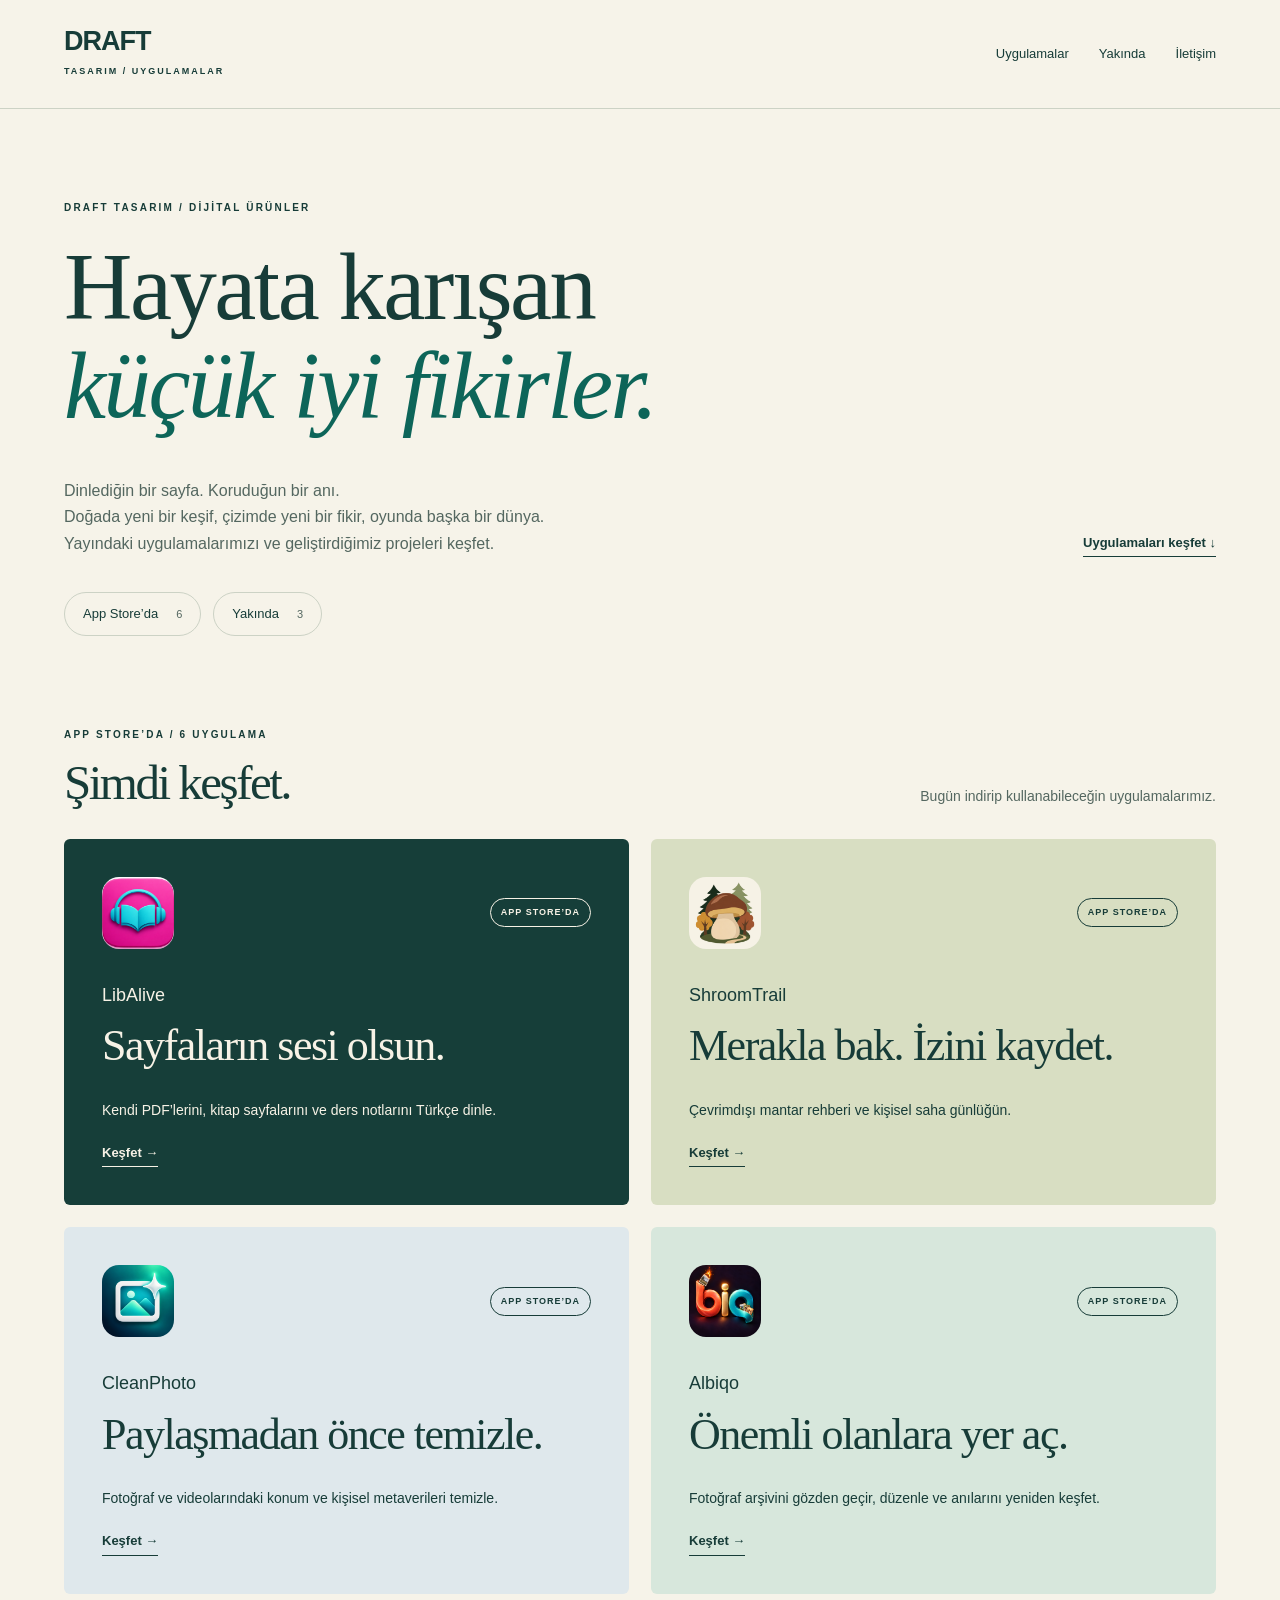
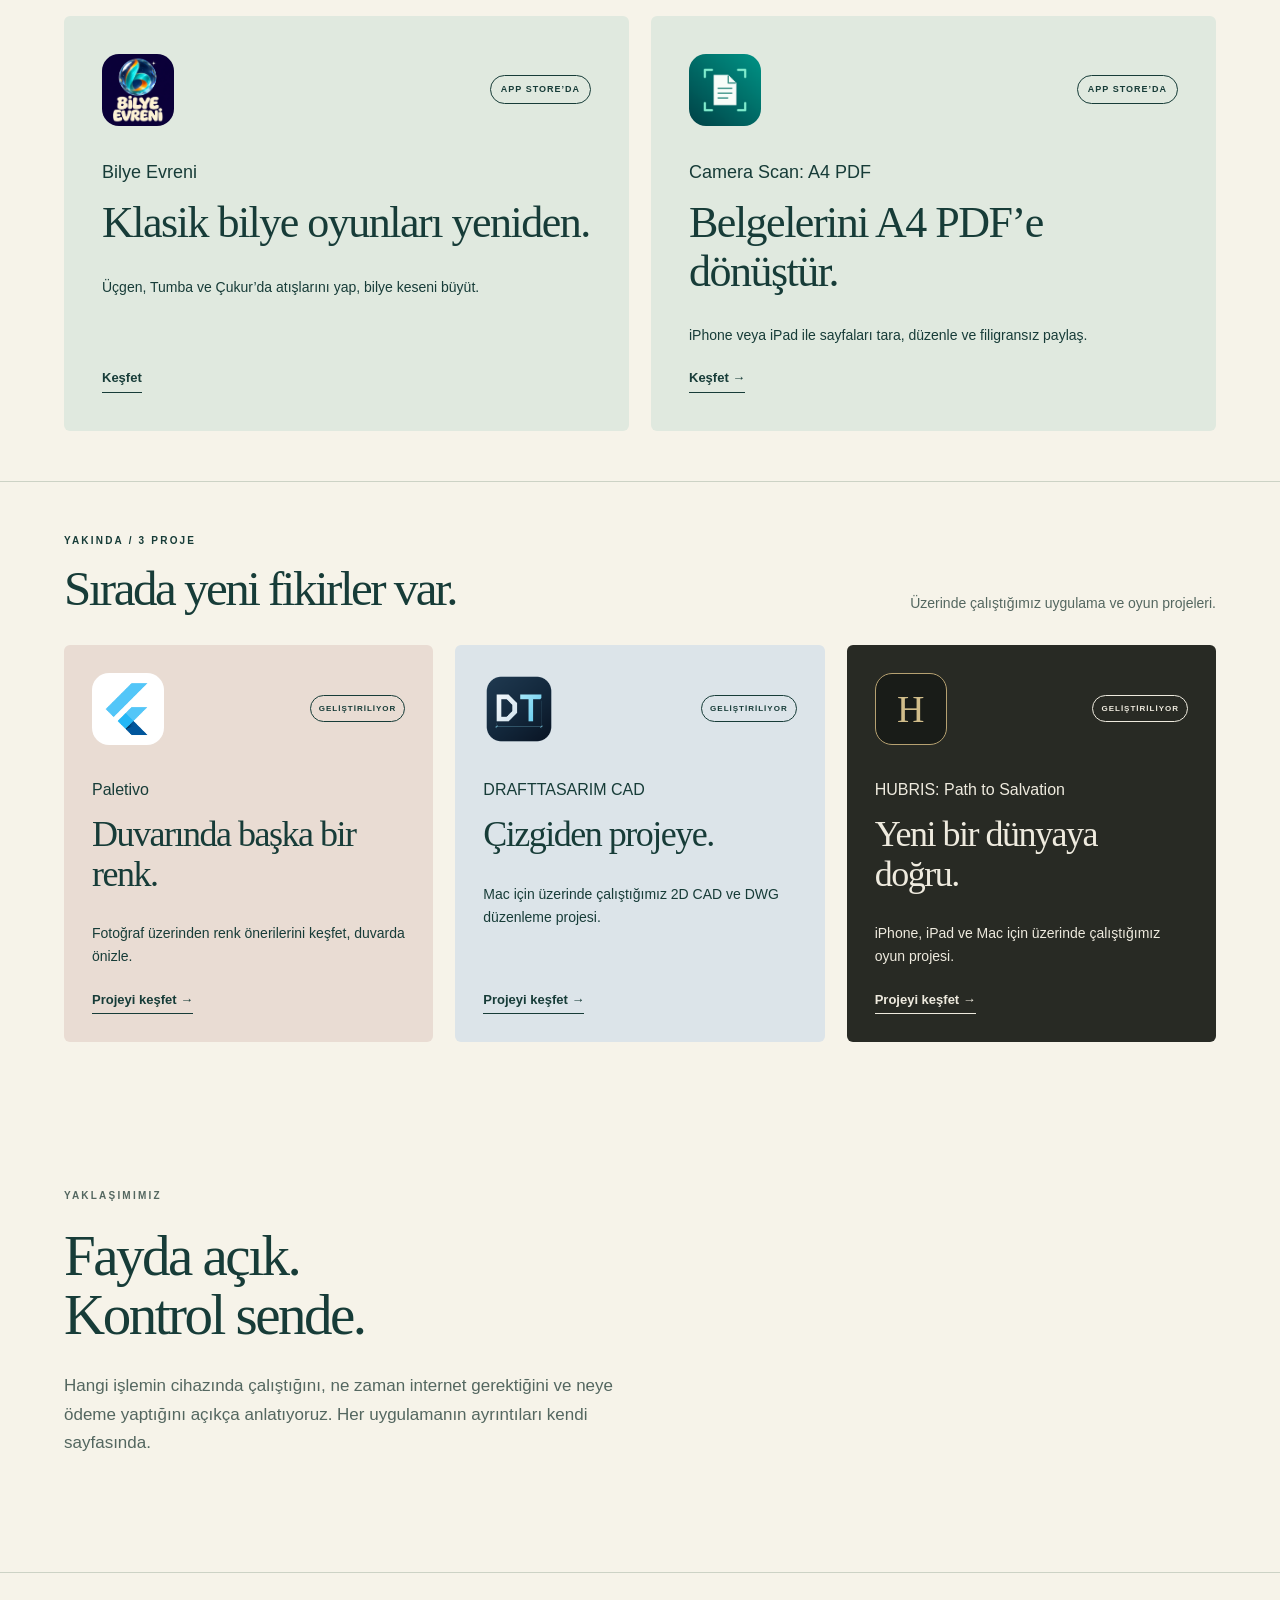
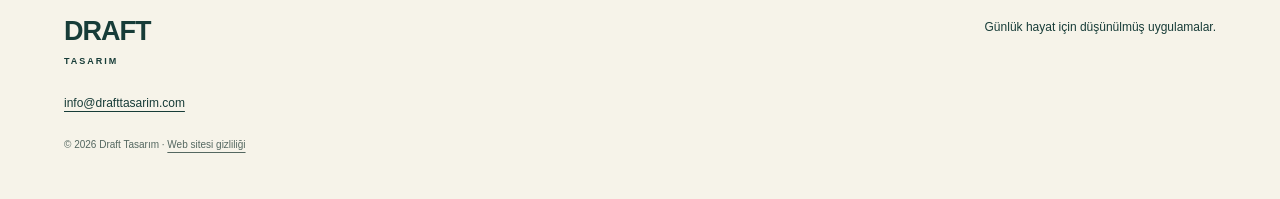
<file: index.html>
<!doctype html>
<html lang="tr">
<head>
  <meta charset="utf-8">
  <meta name="viewport" content="width=device-width,initial-scale=1">
  <title>Draft Tasarım — Uygulamalar ve Geliştirdiğimiz Projeler</title>
  <meta name="description" content="LibAlive, ShroomTrail, CleanPhoto, Albiqo, Bilye Evreni ve Camera Scan: A4 PDF App Store’da. Geliştirdiğimiz diğer projeleri de keşfet.">
  <meta name="robots" content="index, follow">
  <link rel="canonical" href="https://drafttasarim.github.io/">
  <meta property="og:title" content="Draft Tasarım — Uygulamalar ve Geliştirdiğimiz Projeler">
  <meta property="og:description" content="LibAlive, ShroomTrail, CleanPhoto, Albiqo, Bilye Evreni ve Camera Scan: A4 PDF App Store’da. Geliştirdiğimiz diğer projeleri de keşfet.">
  <meta property="og:type" content="website">
  <meta property="og:url" content="https://drafttasarim.github.io/">
  <meta name="theme-color" content="#163d38">
  <link rel="stylesheet" href="/assets/site.css">
</head>
<body class="hub">
<a class="skip" href="#main">İçeriğe geç</a>
<header>
  <a class="brand" href="/">DRAFT<span>TASARIM / UYGULAMALAR</span></a>
  <nav aria-label="Ana menü"><a href="/#uygulamalar">Uygulamalar</a><a href="/#gelistirilenler">Yakında</a><a href="mailto:info@drafttasarim.com">İletişim</a></nav>
</header>
<main id="main">
  <section class="hub-intro">
    <p class="eyebrow">DRAFT TASARIM / DİJİTAL ÜRÜNLER</p>
    <h1>Hayata karışan<br><em>küçük iyi fikirler.</em></h1>
    <div class="hub-bottom">
      <p>Dinlediğin bir sayfa. Koruduğun bir anı.<br>Doğada yeni bir keşif, çizimde yeni bir fikir, oyunda başka bir dünya.<br>Yayındaki uygulamalarımızı ve geliştirdiğimiz projeleri keşfet.</p>
      <a class="textlink" href="#uygulamalar">Uygulamaları keşfet ↓</a>
    </div>
    <nav class="catalog-nav" aria-label="Uygulama bölümleri">
      <a href="#uygulamalar">App Store’da <span>6</span></a>
      <a href="#gelistirilenler">Yakında <span>3</span></a>
    </nav>
  </section>
  <section id="uygulamalar" class="app-collection" aria-labelledby="yayinda-baslik">
    <div class="collection-heading"><div><p class="eyebrow">APP STORE’DA / 6 UYGULAMA</p><h2 id="yayinda-baslik">Şimdi keşfet.</h2></div><p>Bugün indirip kullanabileceğin uygulamalarımız.</p></div>
    <div class="app-grid">
    <a class="app-card libalive" href="/libalive/">
      <div class="card-head"><img src="/assets/libalive/icon.png" width="72" height="72" alt="" loading="lazy"><span class="badge">APP STORE’DA</span></div>
      <p>LibAlive</p><h3>Sayfaların sesi olsun.</h3>
      <p>Kendi PDF’lerini, kitap sayfalarını ve ders notlarını Türkçe dinle.</p><span class="textlink">Keşfet →</span>
    </a>
    <a class="app-card shroomtrail" href="/shroomtrail/">
      <div class="card-head"><img src="/assets/shroomtrail/icon.png" width="72" height="72" alt="" loading="lazy"><span class="badge">APP STORE’DA</span></div>
      <p>ShroomTrail</p><h3>Merakla bak. İzini kaydet.</h3>
      <p>Çevrimdışı mantar rehberi ve kişisel saha günlüğün.</p><span class="textlink">Keşfet →</span>
    </a>
    <a class="app-card cleanphoto" href="/cleanphoto/">
      <div class="card-head"><img src="/assets/cleanphoto/icon.png" width="72" height="72" alt="" loading="lazy"><span class="badge">APP STORE’DA</span></div>
      <p>CleanPhoto</p><h3>Paylaşmadan önce temizle.</h3>
      <p>Fotoğraf ve videolarındaki konum ve kişisel metaverileri temizle.</p><span class="textlink">Keşfet →</span>
    </a>
    <a class="app-card albiqo" href="/albiqo/">
      <div class="card-head"><img src="/assets/albiqo/icon.png" width="72" height="72" alt="" loading="lazy"><span class="badge">APP STORE’DA</span></div>
      <p>Albiqo</p><h3>Önemli olanlara yer aç.</h3>
      <p>Fotoğraf arşivini gözden geçir, düzenle ve anılarını yeniden keşfet.</p><span class="textlink">Keşfet →</span>
    </a>
    <a class="app-card bilye-evreni" href="/bilye-evreni/">
      <div class="card-head"><img src="/bilye-evreni/Bilye-Evreni-Logo.png" width="72" height="72" alt="" loading="lazy"><span class="badge">APP STORE’DA</span></div>
      <p>Bilye Evreni</p><h3>Klasik bilye oyunları yeniden.</h3>
      <p>Üçgen, Tumba ve Çukur’da atışlarını yap, bilye keseni büyüt.</p><span class="textlink">Keşfet</span>
    </a>
    <a class="app-card camera-scan" href="/camera-scan/">
      <div class="card-head"><img src="/camera-scan/icon.png" width="72" height="72" alt="" loading="lazy"><span class="badge">APP STORE’DA</span></div>
      <p>Camera Scan: A4 PDF</p><h3>Belgelerini A4 PDF’e dönüştür.</h3>
      <p>iPhone veya iPad ile sayfaları tara, düzenle ve filigransız paylaş.</p><span class="textlink">Keşfet →</span>
    </a>
    </div>
  </section>
  <section id="gelistirilenler" class="app-collection upcoming" aria-labelledby="gelistirme-baslik">
    <div class="collection-heading"><div><p class="eyebrow">YAKINDA / 3 PROJE</p><h2 id="gelistirme-baslik">Sırada yeni fikirler var.</h2></div><p>Üzerinde çalıştığımız uygulama ve oyun projeleri.</p></div>
    <div class="app-grid">
    <a class="app-card paletivo" href="/paletivo/">
      <div class="card-head"><img src="/assets/paletivo/icon.png" width="72" height="72" alt="" loading="lazy"><span class="badge">GELİŞTİRİLİYOR</span></div>
      <p>Paletivo</p><h3>Duvarında başka bir renk.</h3>
      <p>Fotoğraf üzerinden renk önerilerini keşfet, duvarda önizle.</p><span class="textlink">Projeyi keşfet →</span>
    </a>
    <a class="app-card cad" href="/cad/">
      <div class="card-head"><img src="/assets/cad/icon.png" width="72" height="72" alt="" loading="lazy"><span class="badge">GELİŞTİRİLİYOR</span></div>
      <p>DRAFTTASARIM CAD</p><h3>Çizgiden projeye.</h3>
      <p>Mac için üzerinde çalıştığımız 2D CAD ve DWG düzenleme projesi.</p><span class="textlink">Projeyi keşfet →</span>
    </a>
    <a class="app-card hubris card-wide" href="/hubris/">
      <div class="card-head"><span class="app-monogram" aria-hidden="true">H</span><span class="badge">GELİŞTİRİLİYOR</span></div>
      <p>HUBRIS: Path to Salvation</p><h3>Yeni bir dünyaya doğru.</h3>
      <p>iPhone, iPad ve Mac için üzerinde çalıştığımız oyun projesi.</p><span class="textlink">Projeyi keşfet →</span>
    </a>
    </div>
  </section>
  <section class="section hub-note"><p class="eyebrow">YAKLAŞIMIMIZ</p><h2>Fayda açık.<br>Kontrol sende.</h2><p>Hangi işlemin cihazında çalıştığını, ne zaman internet gerektiğini ve neye ödeme yaptığını açıkça anlatıyoruz. Her uygulamanın ayrıntıları kendi sayfasında.</p></section>
</main>
<footer>
  <a class="brand" href="/">DRAFT<span>TASARIM</span></a>
  <p>Günlük hayat için düşünülmüş uygulamalar.</p>
  <a href="mailto:info@drafttasarim.com">info@drafttasarim.com</a>
  <small>© 2026 Draft Tasarım · <a href="/gizlilik/">Web sitesi gizliliği</a></small>
</footer>
<script src="/assets/site.js" defer></script>
</body>
</html>
</file>
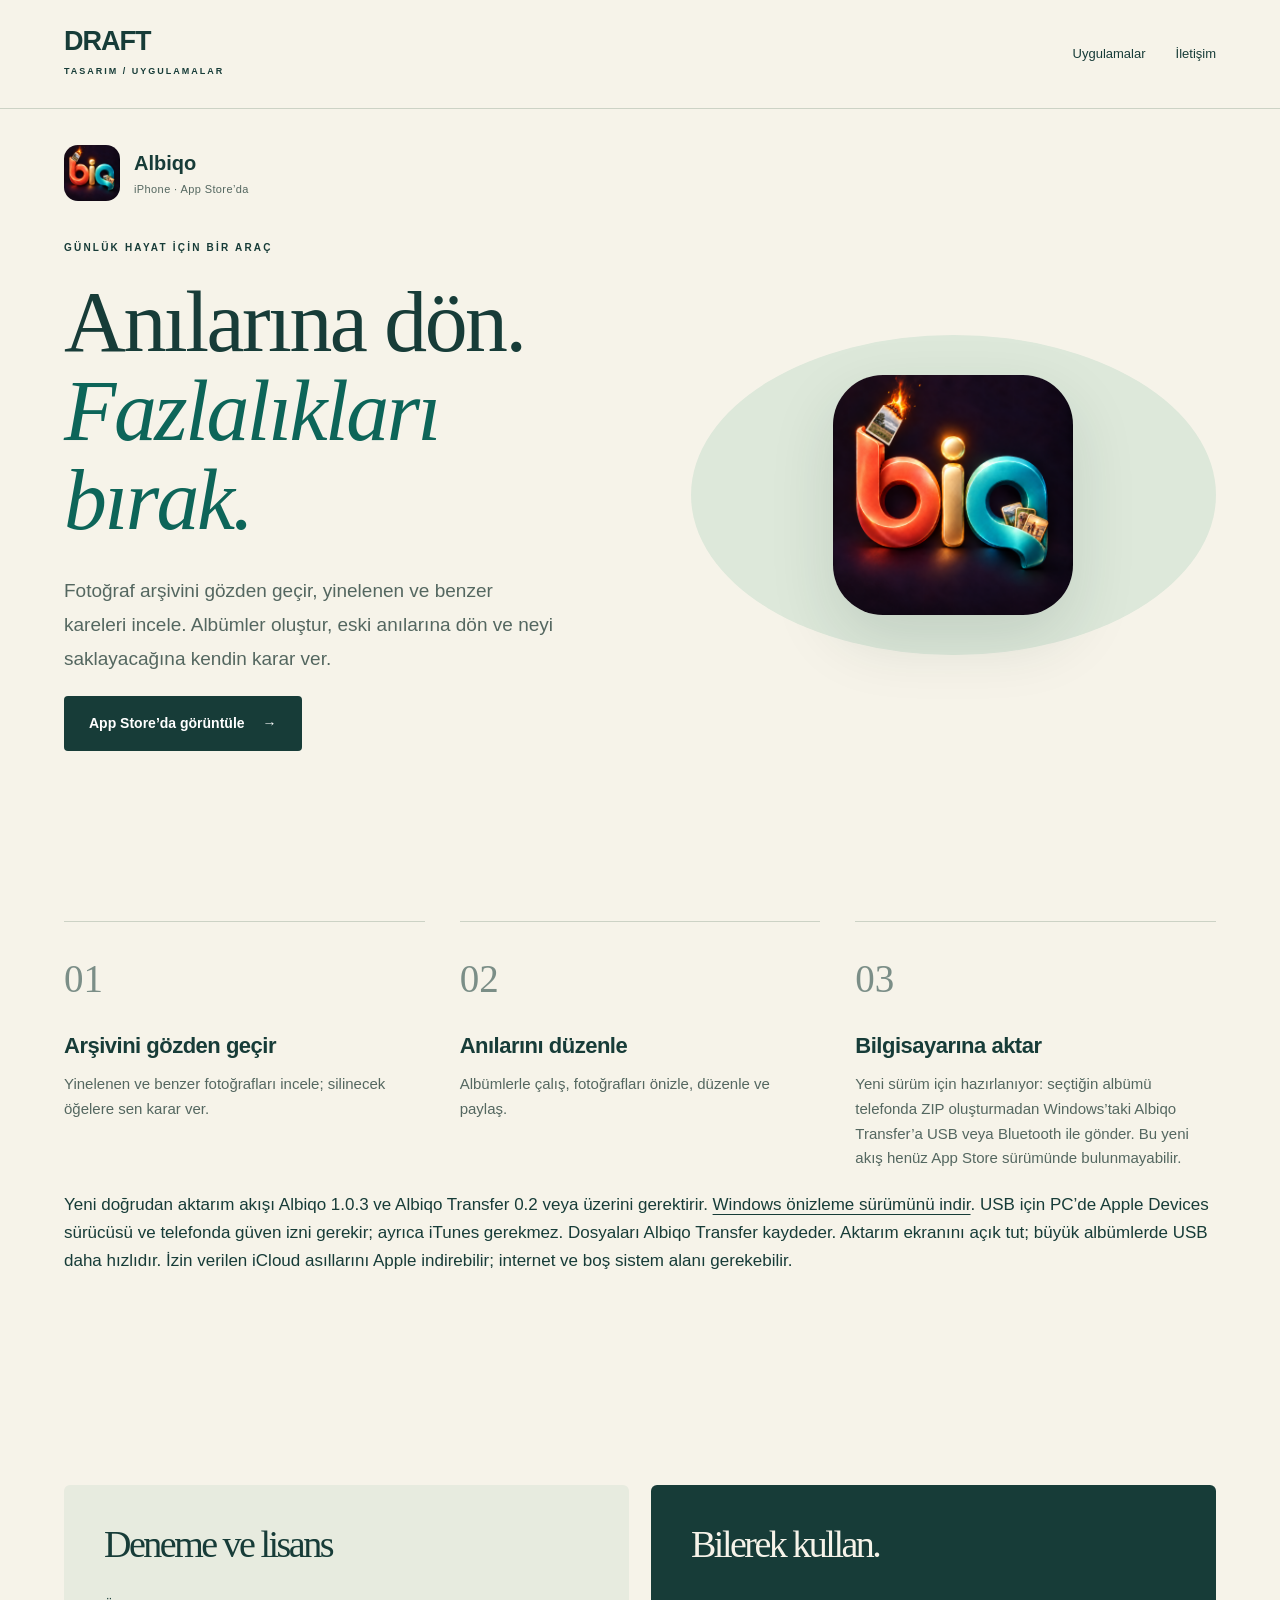
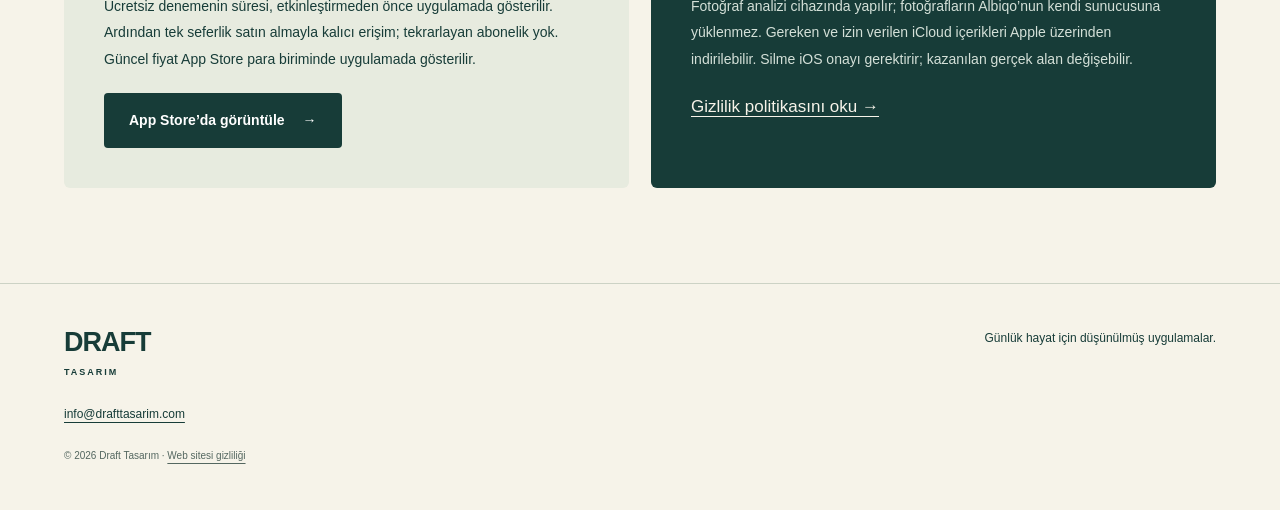
<file: albiqo/index.html>
<!doctype html><html lang="tr"><head><meta charset="utf-8"><meta name="viewport" content="width=device-width,initial-scale=1"><title>Albiqo — Draft Tasarım</title><meta name="description" content="Fotoğraf arşivini gözden geçir, yinelenen ve benzer kareleri incele. Albümler oluştur, eski anılarına dön ve neyi saklayacağına kendin karar ver."><link rel="canonical" href="https://drafttasarim.github.io/albiqo/"><meta property="og:title" content="Albiqo — Draft Tasarım"><meta property="og:description" content="Fotoğraf arşivini gözden geçir, yinelenen ve benzer kareleri incele. Albümler oluştur, eski anılarına dön ve neyi saklayacağına kendin karar ver."><meta property="og:type" content="website"><meta property="og:url" content="https://drafttasarim.github.io/albiqo/"><meta name="theme-color" content="#163d38"><link rel="stylesheet" href="/assets/site.css"></head><body class=""><a class="skip" href="#main">İçeriğe geç</a><header><a class="brand" href="/">DRAFT<span>TASARIM / UYGULAMALAR</span></a><nav aria-label="Ana menü"><a href="/#uygulamalar">Uygulamalar</a><a href="mailto:info@drafttasarim.com">İletişim</a></nav></header><main id="main"><div class="appname"><img src="/assets/albiqo/icon.png" alt="" width="56" height="56"><div>Albiqo<small>iPhone · App Store’da</small></div></div><section class="hero compact"><div><p class="eyebrow">GÜNLÜK HAYAT İÇİN BİR ARAÇ</p><h1>Anılarına dön.<br><em>Fazlalıkları bırak.</em></h1><p class="lead">Fotoğraf arşivini gözden geçir, yinelenen ve benzer kareleri incele. Albümler oluştur, eski anılarına dön ve neyi saklayacağına kendin karar ver.</p><a class="button" href="https://apps.apple.com/tr/app/id6825075783">App Store’da görüntüle<span aria-hidden="true"> →</span></a></div><div class="icon-stage"><img src="/assets/albiqo/icon.png" alt="Albiqo uygulama simgesi" width="320" height="320"></div></section><section class="section"><div class="feature-grid"><article><span class="number">01</span><h3>Arşivini gözden geçir</h3><p>Yinelenen ve benzer fotoğrafları incele; silinecek öğelere sen karar ver.</p></article><article><span class="number">02</span><h3>Anılarını düzenle</h3><p>Albümlerle çalış, fotoğrafları önizle, düzenle ve paylaş.</p></article><article><span class="number">03</span><h3>Bilgisayarına aktar</h3><p>Yeni sürüm için hazırlanıyor: seçtiğin albümü telefonda ZIP oluşturmadan Windows’taki Albiqo Transfer’a USB veya Bluetooth ile gönder. Bu yeni akış henüz App Store sürümünde bulunmayabilir.</p></article></div><p class="muted">Yeni doğrudan aktarım akışı Albiqo 1.0.3 ve Albiqo Transfer 0.2 veya üzerini gerektirir. <a href="https://github.com/drafttasarim/Albiqo-Transfer/releases">Windows önizleme sürümünü indir</a>. USB için PC’de Apple Devices sürücüsü ve telefonda güven izni gerekir; ayrıca iTunes gerekmez. Dosyaları Albiqo Transfer kaydeder. Aktarım ekranını açık tut; büyük albümlerde USB daha hızlıdır. İzin verilen iCloud asıllarını Apple indirebilir; internet ve boş sistem alanı gerekebilir.</p></section><section class="section two-cards"><article class="feature-panel"><h2>Deneme ve lisans</h2><p>Ücretsiz denemenin süresi, etkinleştirmeden önce uygulamada gösterilir. Ardından tek seferlik satın almayla kalıcı erişim; tekrarlayan abonelik yok. Güncel fiyat App Store para biriminde uygulamada gösterilir.</p><a class="button" href="https://apps.apple.com/tr/app/id6825075783">App Store’da görüntüle<span aria-hidden="true"> →</span></a></article><article class="feature-panel dark"><h2>Bilerek kullan.</h2><p>Fotoğraf analizi cihazında yapılır; fotoğrafların Albiqo’nun kendi sunucusuna yüklenmez. Gereken ve izin verilen iCloud içerikleri Apple üzerinden indirilebilir. Silme iOS onayı gerektirir; kazanılan gerçek alan değişebilir.</p><a href="/Albiqo-privacy/">Gizlilik politikasını oku →</a></article></section></main><footer><a class="brand" href="/">DRAFT<span>TASARIM</span></a><p>Günlük hayat için düşünülmüş uygulamalar.</p><a href="mailto:info@drafttasarim.com">info@drafttasarim.com</a><small>© 2026 Draft Tasarım · <a href="/gizlilik/">Web sitesi gizliliği</a></small></footer><script src="/assets/site.js" defer></script></body></html>
</file>
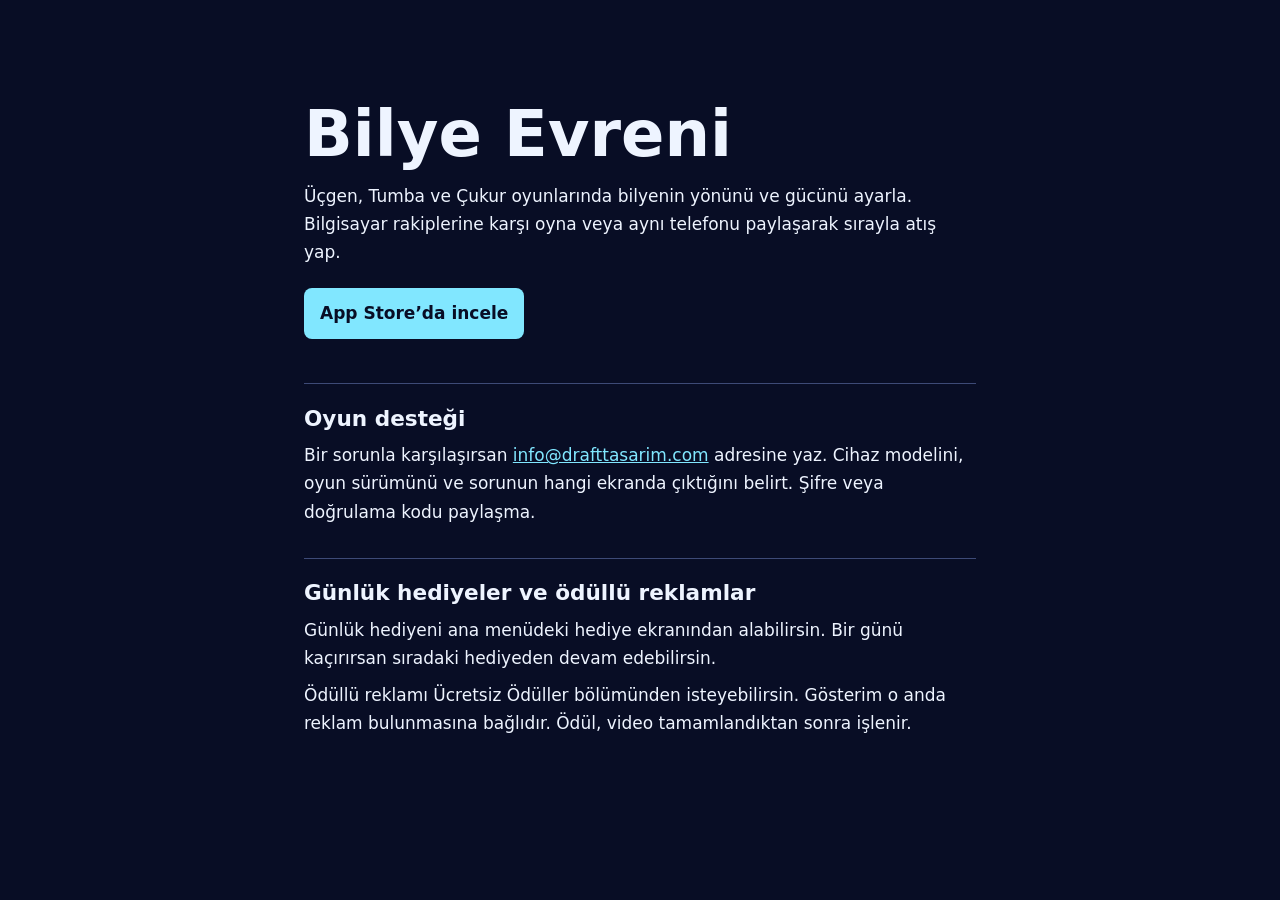
<file: bilye-evreni/index.html>
<!doctype html>
<html lang="tr">
<meta charset="utf-8">
<meta name="viewport" content="width=device-width,initial-scale=1">
<title>Bilye Evreni | Oyun ve Destek</title>
<meta name="description" content="Bilye Evreni oynanış, günlük hediyeler ve ödüllü reklamlar hakkında destek.">
<link rel="canonical" href="https://drafttasarim.github.io/bilye-evreni/">
<style>
:root{color-scheme:dark}
body{margin:0;background:#080d25;color:#eef4ff;font:17px/1.65 system-ui,sans-serif}
main{max-width:42rem;margin:0 auto;padding:clamp(2rem,8vw,6rem) 1.25rem}
h1,h2{line-height:1.2;margin:0 0 .6rem}h1{font-size:clamp(2.2rem,7vw,4rem)}h2{font-size:1.35rem}
section{margin-top:2rem;border-top:1px solid #3d4a77;padding-top:1.35rem}
p{margin:.55rem 0}a{color:#81e7ff;overflow-wrap:anywhere}
.store{display:inline-block;margin:.8rem 0;padding:.7rem 1rem;border-radius:8px;background:#81e7ff;color:#080d25;font-weight:600;text-decoration:none}
</style>
<main>
<h1>Bilye Evreni</h1>
<p>Üçgen, Tumba ve Çukur oyunlarında bilyenin yönünü ve gücünü ayarla. Bilgisayar rakiplerine karşı oyna veya aynı telefonu paylaşarak sırayla atış yap.</p>
<p><a class="store" href="https://apps.apple.com/tr/app/bilye-evreni/id6837909404" target="_blank" rel="noopener noreferrer">App Store’da incele</a></p>
<section>
<h2>Oyun desteği</h2>
<p>Bir sorunla karşılaşırsan <a href="mailto:info@drafttasarim.com?subject=Bilye%20Evreni%20destek">info@drafttasarim.com</a> adresine yaz. Cihaz modelini, oyun sürümünü ve sorunun hangi ekranda çıktığını belirt. Şifre veya doğrulama kodu paylaşma.</p>
</section>
<section>
<h2>Günlük hediyeler ve ödüllü reklamlar</h2>
<p>Günlük hediyeni ana menüdeki hediye ekranından alabilirsin. Bir günü kaçırırsan sıradaki hediyeden devam edebilirsin.</p>
<p>Ödüllü reklamı Ücretsiz Ödüller bölümünden isteyebilirsin. Gösterim o anda reklam bulunmasına bağlıdır. Ödül, video tamamlandıktan sonra işlenir.</p>
</section>
</main>
</html>
</file>
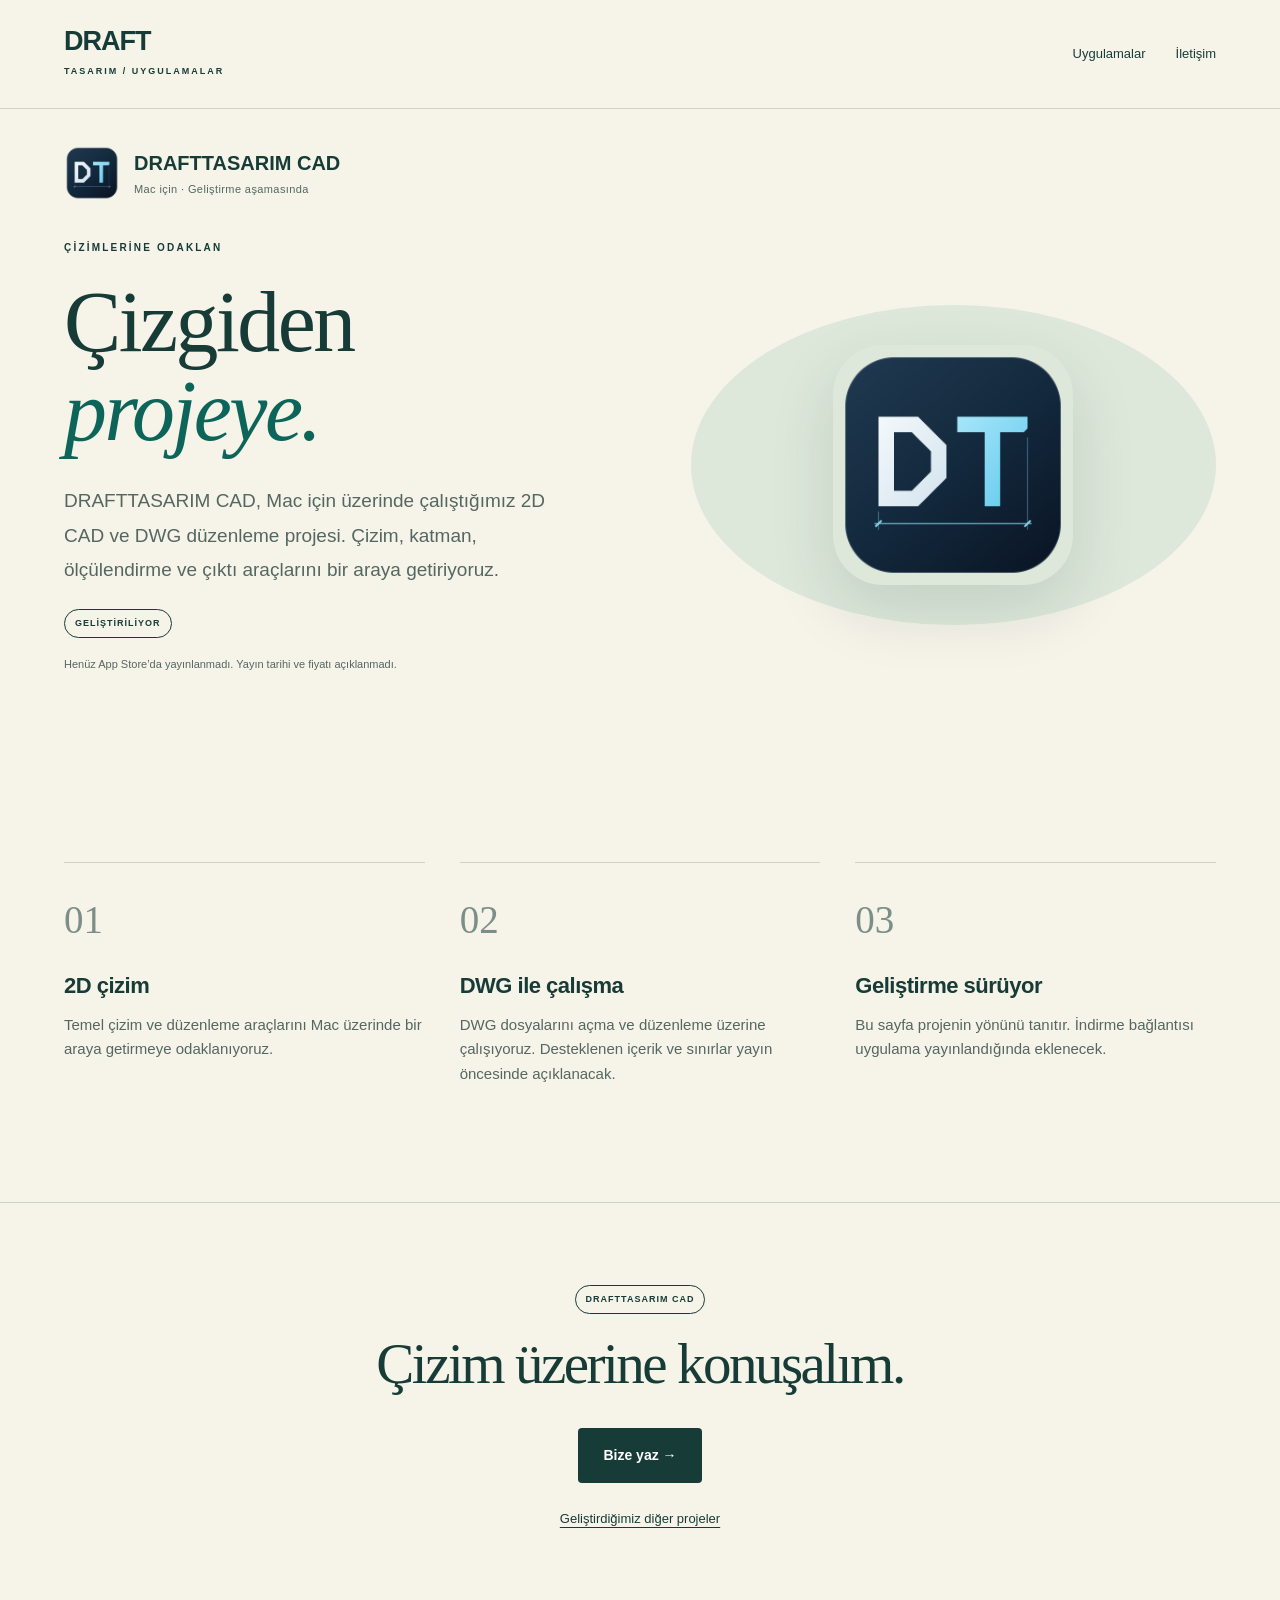
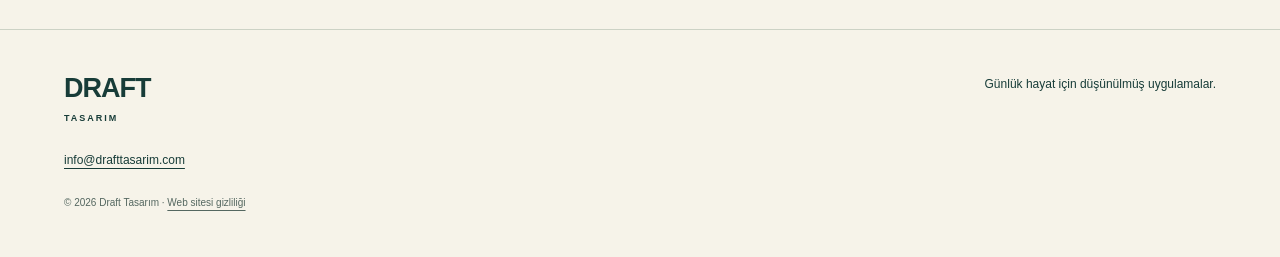
<file: cad/index.html>
<!doctype html>
<html lang="tr">
<head>
  <meta charset="utf-8">
  <meta name="viewport" content="width=device-width,initial-scale=1">
  <title>DRAFTTASARIM CAD — Mac İçin 2D Çizim Projesi</title>
  <meta name="description" content="Mac için geliştirilen DRAFTTASARIM CAD: 2D çizim ve DWG düzenleme projesi. Geliştirme durumu ve iletişim.">
  <meta name="robots" content="index, follow">
  <link rel="canonical" href="https://drafttasarim.github.io/cad/">
  <meta property="og:title" content="DRAFTTASARIM CAD — Mac İçin 2D Çizim Projesi">
  <meta property="og:description" content="Mac için geliştirilen DRAFTTASARIM CAD: 2D çizim ve DWG düzenleme projesi. Geliştirme durumu ve iletişim.">
  <meta property="og:type" content="website">
  <meta property="og:url" content="https://drafttasarim.github.io/cad/">
  <meta name="theme-color" content="#163d38">
  <link rel="stylesheet" href="/assets/site.css">
</head>
<body>
<a class="skip" href="#main">İçeriğe geç</a>
<header>
  <a class="brand" href="/">DRAFT<span>TASARIM / UYGULAMALAR</span></a>
  <nav aria-label="Ana menü"><a href="/#uygulamalar">Uygulamalar</a><a href="mailto:info@drafttasarim.com">İletişim</a></nav>
</header>
<main id="main">
  <div class="appname"><img src="/assets/cad/icon.png" alt="" width="56" height="56"><div>DRAFTTASARIM CAD<small>Mac için · Geliştirme aşamasında</small></div></div>
  <section class="hero compact">
    <div><p class="eyebrow">ÇİZİMLERİNE ODAKLAN</p><h1>Çizgiden<br><em>projeye.</em></h1><p class="lead">DRAFTTASARIM CAD, Mac için üzerinde çalıştığımız 2D CAD ve DWG düzenleme projesi. Çizim, katman, ölçülendirme ve çıktı araçlarını bir araya getiriyoruz.</p><span class="badge">GELİŞTİRİLİYOR</span><p class="fine">Henüz App Store’da yayınlanmadı. Yayın tarihi ve fiyatı açıklanmadı.</p></div>
    <div class="icon-stage"><img src="/assets/cad/icon.png" alt="DRAFTTASARIM CAD uygulama simgesi" width="320" height="320"></div>
  </section>
  <section class="section feature-grid" aria-label="Geliştirme odağı">
    <article><span class="number">01</span><h2 class="project-feature">2D çizim</h2><p>Temel çizim ve düzenleme araçlarını Mac üzerinde bir araya getirmeye odaklanıyoruz.</p></article>
    <article><span class="number">02</span><h2 class="project-feature">DWG ile çalışma</h2><p>DWG dosyalarını açma ve düzenleme üzerine çalışıyoruz. Desteklenen içerik ve sınırlar yayın öncesinde açıklanacak.</p></article>
    <article><span class="number">03</span><h2 class="project-feature">Geliştirme sürüyor</h2><p>Bu sayfa projenin yönünü tanıtır. İndirme bağlantısı uygulama yayınlandığında eklenecek.</p></article>
  </section>
  <section class="endnote"><span class="badge">DRAFTTASARIM CAD</span><h2>Çizim üzerine konuşalım.</h2><a class="button" href="mailto:info@drafttasarim.com?subject=DRAFTTASARIM%20CAD">Bize yaz →</a><p><a href="/#gelistirilenler">Geliştirdiğimiz diğer projeler</a></p></section>
</main>
<footer>
  <a class="brand" href="/">DRAFT<span>TASARIM</span></a>
  <p>Günlük hayat için düşünülmüş uygulamalar.</p>
  <a href="mailto:info@drafttasarim.com">info@drafttasarim.com</a>
  <small>© 2026 Draft Tasarım · <a href="/gizlilik/">Web sitesi gizliliği</a></small>
</footer>
<script src="/assets/site.js" defer></script>
</body>
</html>
</file>
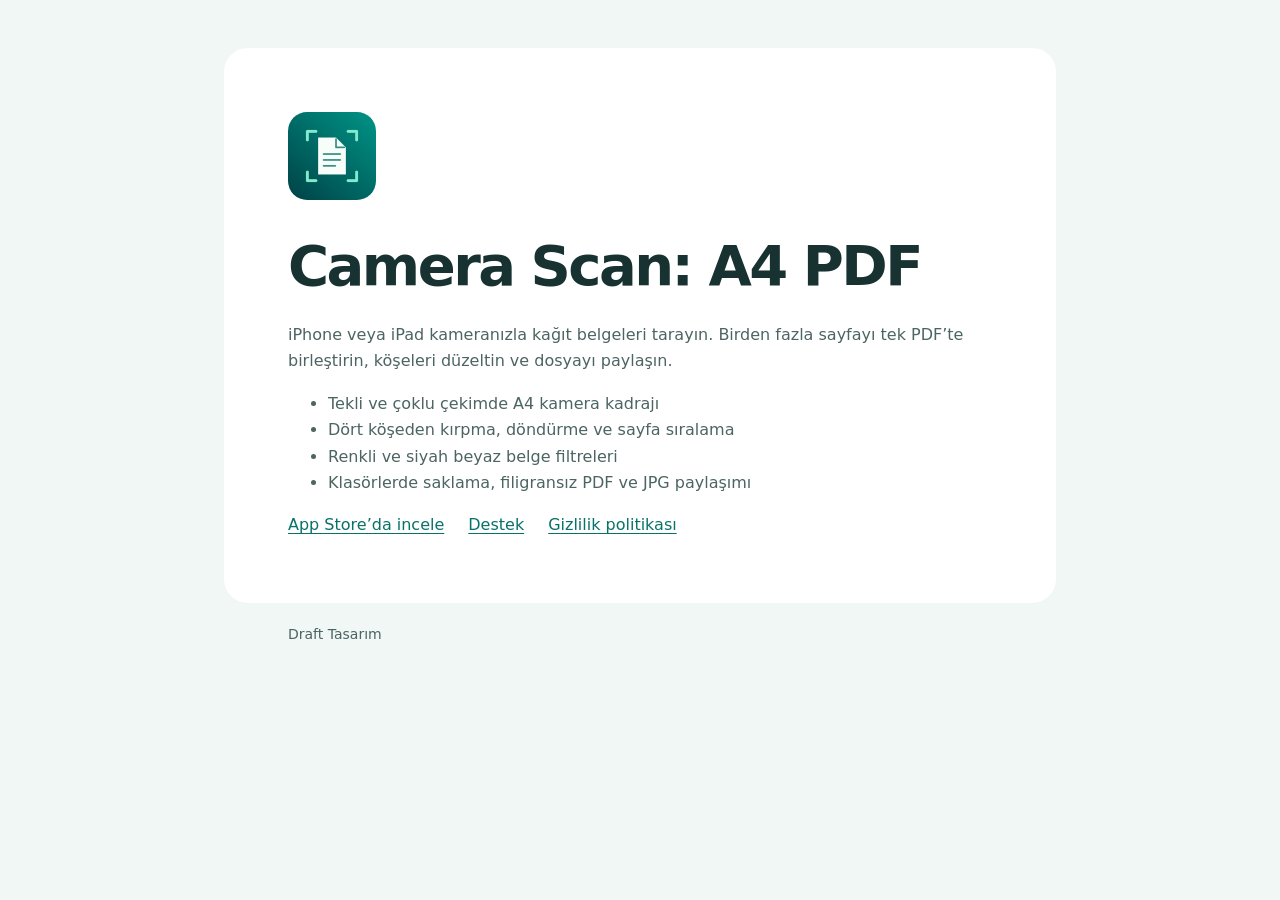
<file: camera-scan/index.html>
<!doctype html>
<html lang="tr"><head><meta charset="utf-8"><meta name="viewport" content="width=device-width,initial-scale=1"><meta name="description" content="Camera Scan ile iPhone ve iPad kameranızdan belge tarayın, sayfaları düzenleyin ve filigransız A4 PDF olarak paylaşın."><title>Camera Scan: A4 PDF</title><link rel="stylesheet" href="style.css"></head>
<body><main><img src="icon.png" width="88" height="88" alt=""><h1>Camera Scan: A4 PDF</h1><p>iPhone veya iPad kameranızla kağıt belgeleri tarayın. Birden fazla sayfayı tek PDF’te birleştirin, köşeleri düzeltin ve dosyayı paylaşın.</p>
<ul><li>Tekli ve çoklu çekimde A4 kamera kadrajı</li><li>Dört köşeden kırpma, döndürme ve sayfa sıralama</li><li>Renkli ve siyah beyaz belge filtreleri</li><li>Klasörlerde saklama, filigransız PDF ve JPG paylaşımı</li></ul>
<nav aria-label="Uygulama bağlantıları"><a href="https://apps.apple.com/tr/app/camera-scan-a4-pdf/id6838429178">App Store’da incele</a><a href="support/">Destek</a><a href="privacy/">Gizlilik politikası</a></nav></main><footer>Draft Tasarım</footer></body></html>
</file>
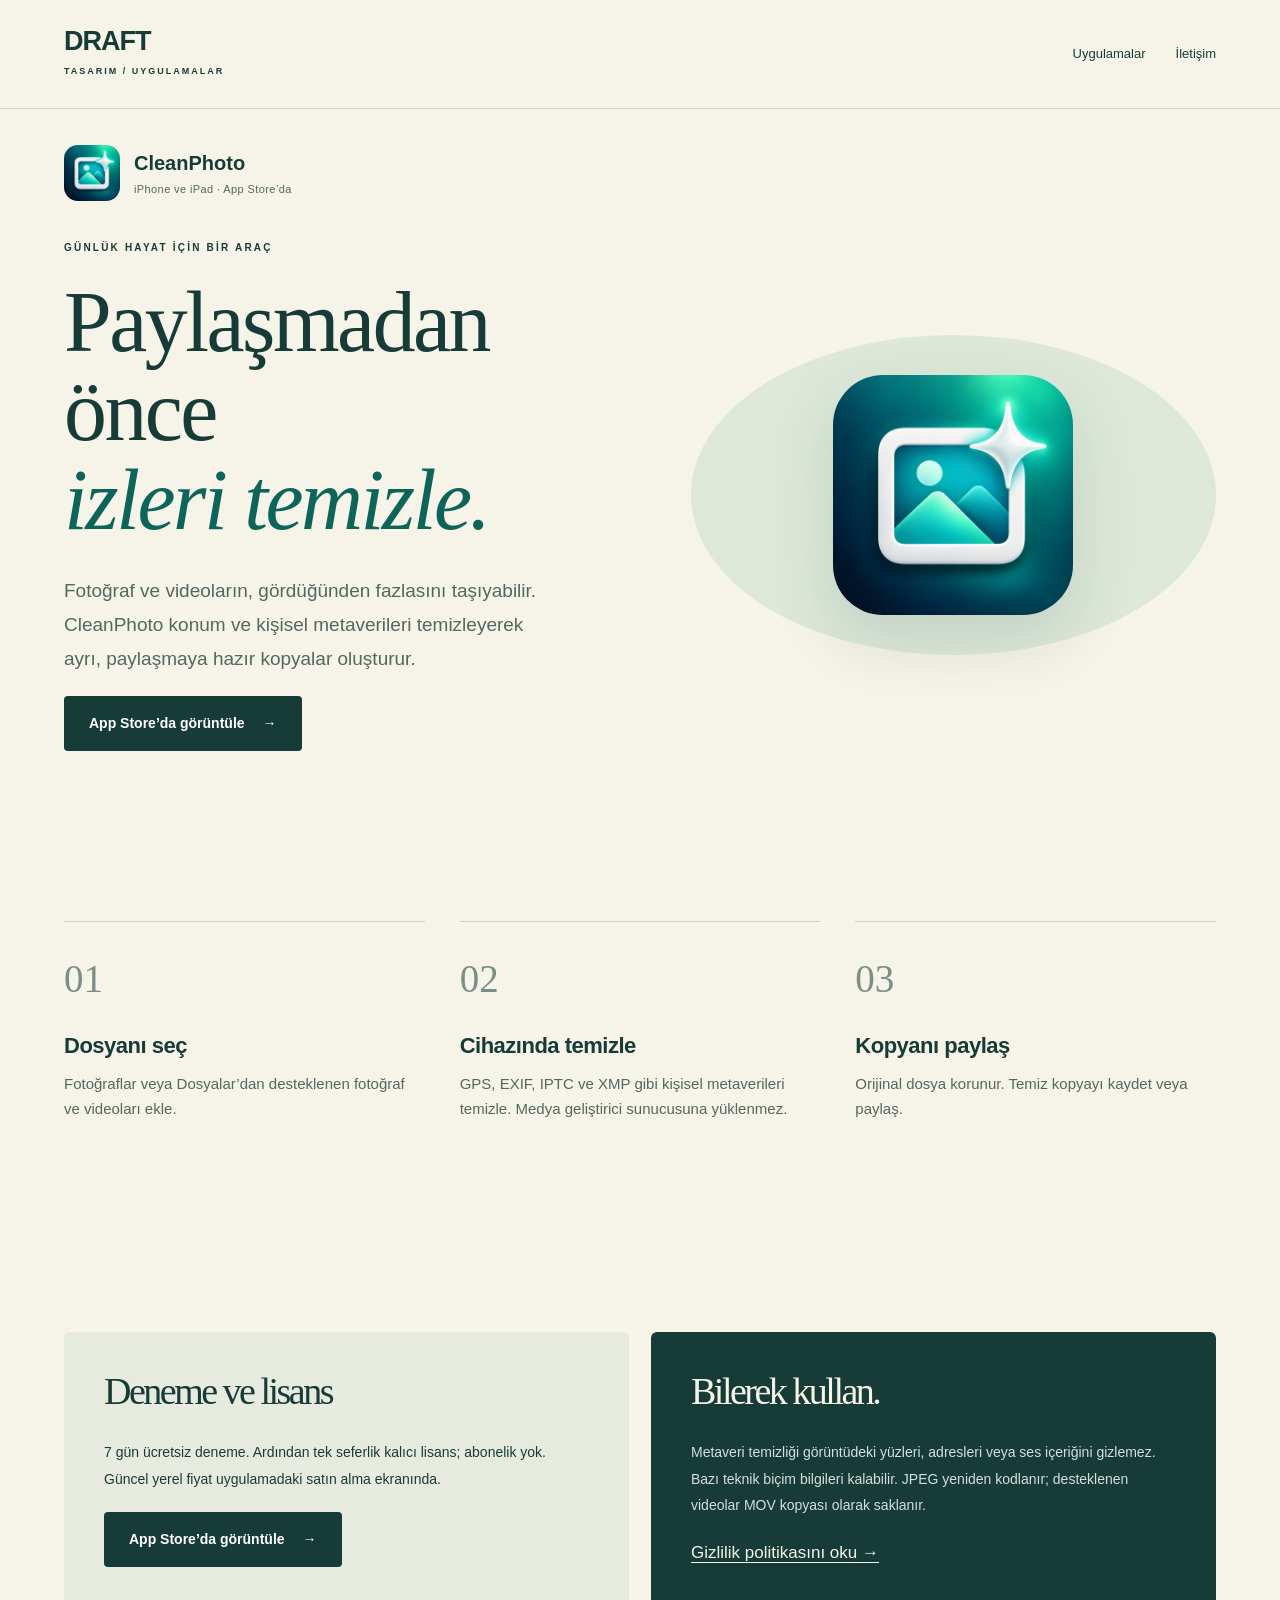
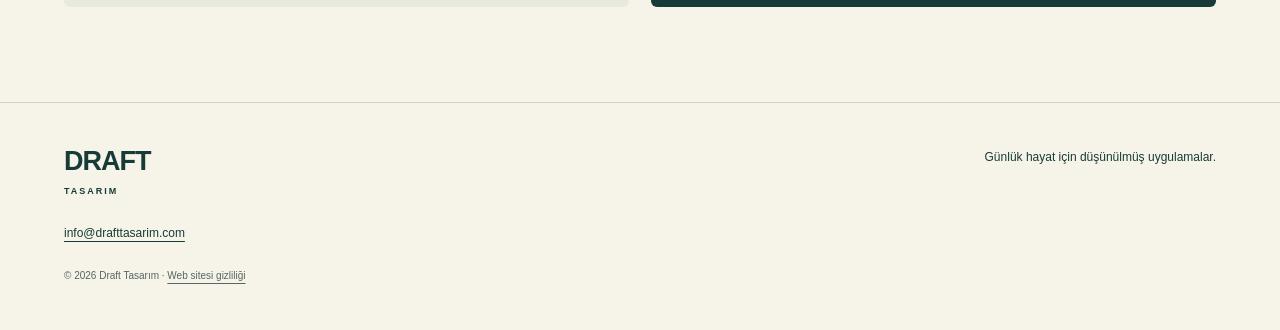
<file: cleanphoto/index.html>
<!doctype html><html lang="tr"><head><meta charset="utf-8"><meta name="viewport" content="width=device-width,initial-scale=1"><title>CleanPhoto — Draft Tasarım</title><meta name="description" content="Fotoğraf ve videoların, gördüğünden fazlasını taşıyabilir. CleanPhoto konum ve kişisel metaverileri temizleyerek ayrı, paylaşmaya hazır kopyalar oluşturur."><link rel="canonical" href="https://drafttasarim.github.io/cleanphoto/"><meta property="og:title" content="CleanPhoto — Draft Tasarım"><meta property="og:description" content="Fotoğraf ve videoların, gördüğünden fazlasını taşıyabilir. CleanPhoto konum ve kişisel metaverileri temizleyerek ayrı, paylaşmaya hazır kopyalar oluşturur."><meta property="og:type" content="website"><meta property="og:url" content="https://drafttasarim.github.io/cleanphoto/"><meta name="theme-color" content="#163d38"><link rel="stylesheet" href="/assets/site.css"></head><body class=""><a class="skip" href="#main">İçeriğe geç</a><header><a class="brand" href="/">DRAFT<span>TASARIM / UYGULAMALAR</span></a><nav aria-label="Ana menü"><a href="/#uygulamalar">Uygulamalar</a><a href="mailto:info@drafttasarim.com">İletişim</a></nav></header><main id="main"><div class="appname"><img src="/assets/cleanphoto/icon.png" alt="" width="56" height="56"><div>CleanPhoto<small>iPhone ve iPad · App Store’da</small></div></div><section class="hero compact"><div><p class="eyebrow">GÜNLÜK HAYAT İÇİN BİR ARAÇ</p><h1>Paylaşmadan önce<br><em>izleri temizle.</em></h1><p class="lead">Fotoğraf ve videoların, gördüğünden fazlasını taşıyabilir. CleanPhoto konum ve kişisel metaverileri temizleyerek ayrı, paylaşmaya hazır kopyalar oluşturur.</p><a class="button" href="https://apps.apple.com/tr/app/id6820232720">App Store’da görüntüle<span aria-hidden="true"> →</span></a></div><div class="icon-stage"><img src="/assets/cleanphoto/icon.png" alt="CleanPhoto uygulama simgesi" width="320" height="320"></div></section><section class="section"><div class="feature-grid"><article><span class="number">01</span><h3>Dosyanı seç</h3><p>Fotoğraflar veya Dosyalar’dan desteklenen fotoğraf ve videoları ekle.</p></article><article><span class="number">02</span><h3>Cihazında temizle</h3><p>GPS, EXIF, IPTC ve XMP gibi kişisel metaverileri temizle. Medya geliştirici sunucusuna yüklenmez.</p></article><article><span class="number">03</span><h3>Kopyanı paylaş</h3><p>Orijinal dosya korunur. Temiz kopyayı kaydet veya paylaş.</p></article></div></section><section class="section two-cards"><article class="feature-panel"><h2>Deneme ve lisans</h2><p>7 gün ücretsiz deneme. Ardından tek seferlik kalıcı lisans; abonelik yok. Güncel yerel fiyat uygulamadaki satın alma ekranında.</p><a class="button" href="https://apps.apple.com/tr/app/id6820232720">App Store’da görüntüle<span aria-hidden="true"> →</span></a></article><article class="feature-panel dark"><h2>Bilerek kullan.</h2><p>Metaveri temizliği görüntüdeki yüzleri, adresleri veya ses içeriğini gizlemez. Bazı teknik biçim bilgileri kalabilir. JPEG yeniden kodlanır; desteklenen videolar MOV kopyası olarak saklanır.</p><a href="/CleanPhoto-privacy/">Gizlilik politikasını oku →</a></article></section></main><footer><a class="brand" href="/">DRAFT<span>TASARIM</span></a><p>Günlük hayat için düşünülmüş uygulamalar.</p><a href="mailto:info@drafttasarim.com">info@drafttasarim.com</a><small>© 2026 Draft Tasarım · <a href="/gizlilik/">Web sitesi gizliliği</a></small></footer><script src="/assets/site.js" defer></script></body></html>
</file>
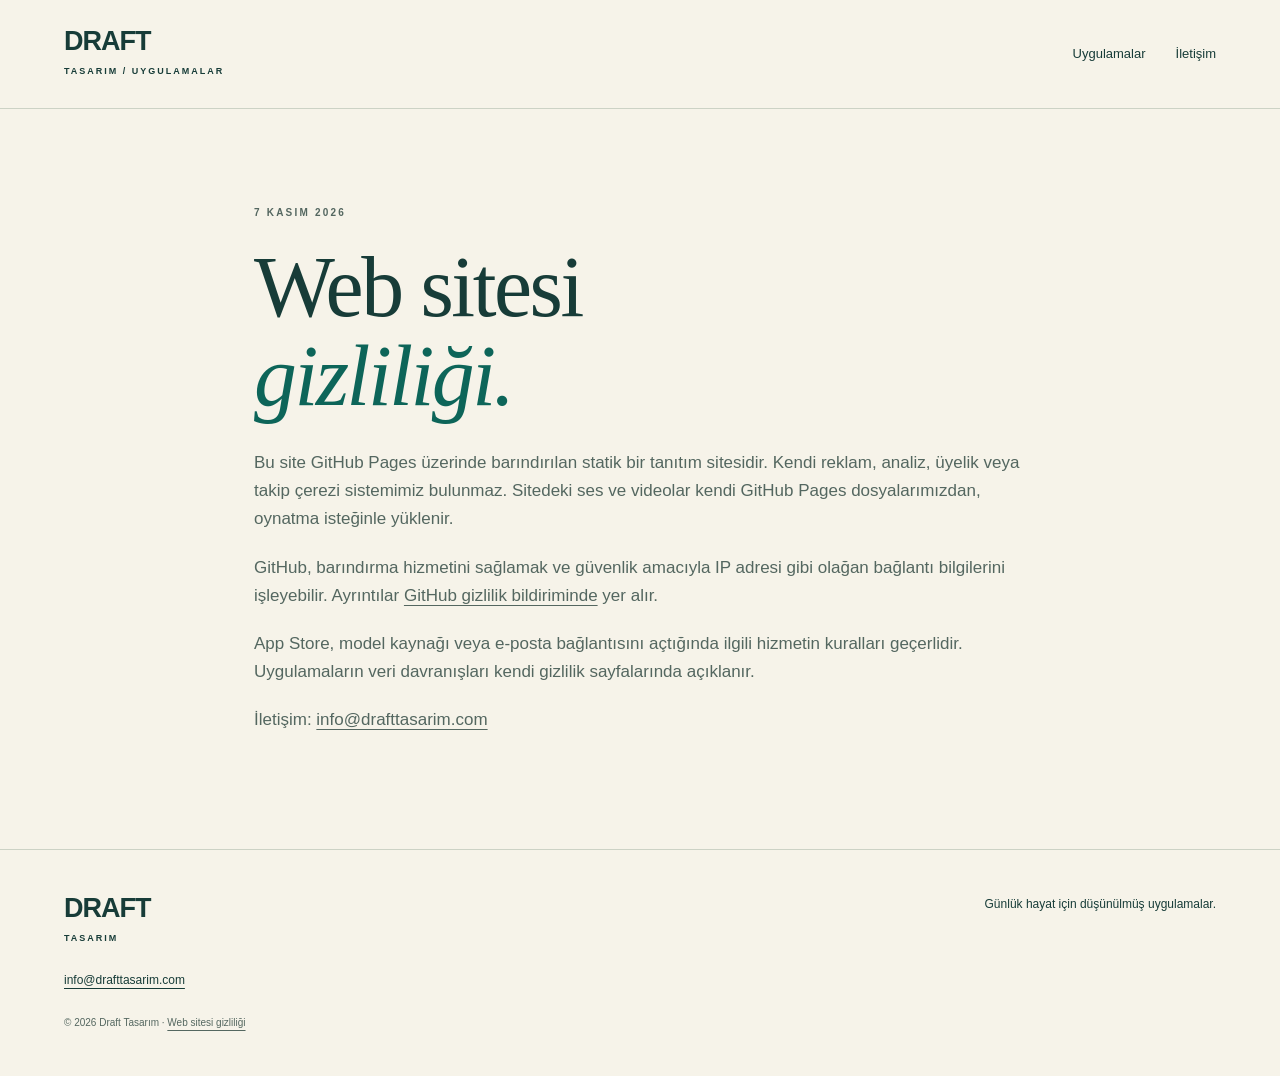
<file: gizlilik/index.html>
<!doctype html><html lang="tr"><head><meta charset="utf-8"><meta name="viewport" content="width=device-width,initial-scale=1"><title>Web Sitesi Gizliliği — Draft Tasarım</title><meta name="description" content="Draft Tasarım uygulama tanıtım sitesinin gizlilik bilgileri."><link rel="canonical" href="https://drafttasarim.github.io/gizlilik/"><meta property="og:title" content="Web Sitesi Gizliliği — Draft Tasarım"><meta property="og:description" content="Draft Tasarım uygulama tanıtım sitesinin gizlilik bilgileri."><meta property="og:type" content="website"><meta property="og:url" content="https://drafttasarim.github.io/gizlilik/"><meta name="theme-color" content="#163d38"><link rel="stylesheet" href="/assets/site.css"></head><body class=""><a class="skip" href="#main">İçeriğe geç</a><header><a class="brand" href="/">DRAFT<span>TASARIM / UYGULAMALAR</span></a><nav aria-label="Ana menü"><a href="/#uygulamalar">Uygulamalar</a><a href="mailto:info@drafttasarim.com">İletişim</a></nav></header><main id="main"><section class="section article"><p class="eyebrow">7 KASIM 2026</p><h1>Web sitesi<br><em>gizliliği.</em></h1><p>Bu site GitHub Pages üzerinde barındırılan statik bir tanıtım sitesidir. Kendi reklam, analiz, üyelik veya takip çerezi sistemimiz bulunmaz. Sitedeki ses ve videolar kendi GitHub Pages dosyalarımızdan, oynatma isteğinle yüklenir.</p><p>GitHub, barındırma hizmetini sağlamak ve güvenlik amacıyla IP adresi gibi olağan bağlantı bilgilerini işleyebilir. Ayrıntılar <a href="https://docs.github.com/en/site-policy/privacy-policies/github-general-privacy-statement">GitHub gizlilik bildiriminde</a> yer alır.</p><p>App Store, model kaynağı veya e-posta bağlantısını açtığında ilgili hizmetin kuralları geçerlidir. Uygulamaların veri davranışları kendi gizlilik sayfalarında açıklanır.</p><p>İletişim: <a href="mailto:info@drafttasarim.com">info@drafttasarim.com</a></p></section></main><footer><a class="brand" href="/">DRAFT<span>TASARIM</span></a><p>Günlük hayat için düşünülmüş uygulamalar.</p><a href="mailto:info@drafttasarim.com">info@drafttasarim.com</a><small>© 2026 Draft Tasarım · <a href="/gizlilik/">Web sitesi gizliliği</a></small></footer><script src="/assets/site.js" defer></script></body></html>
</file>
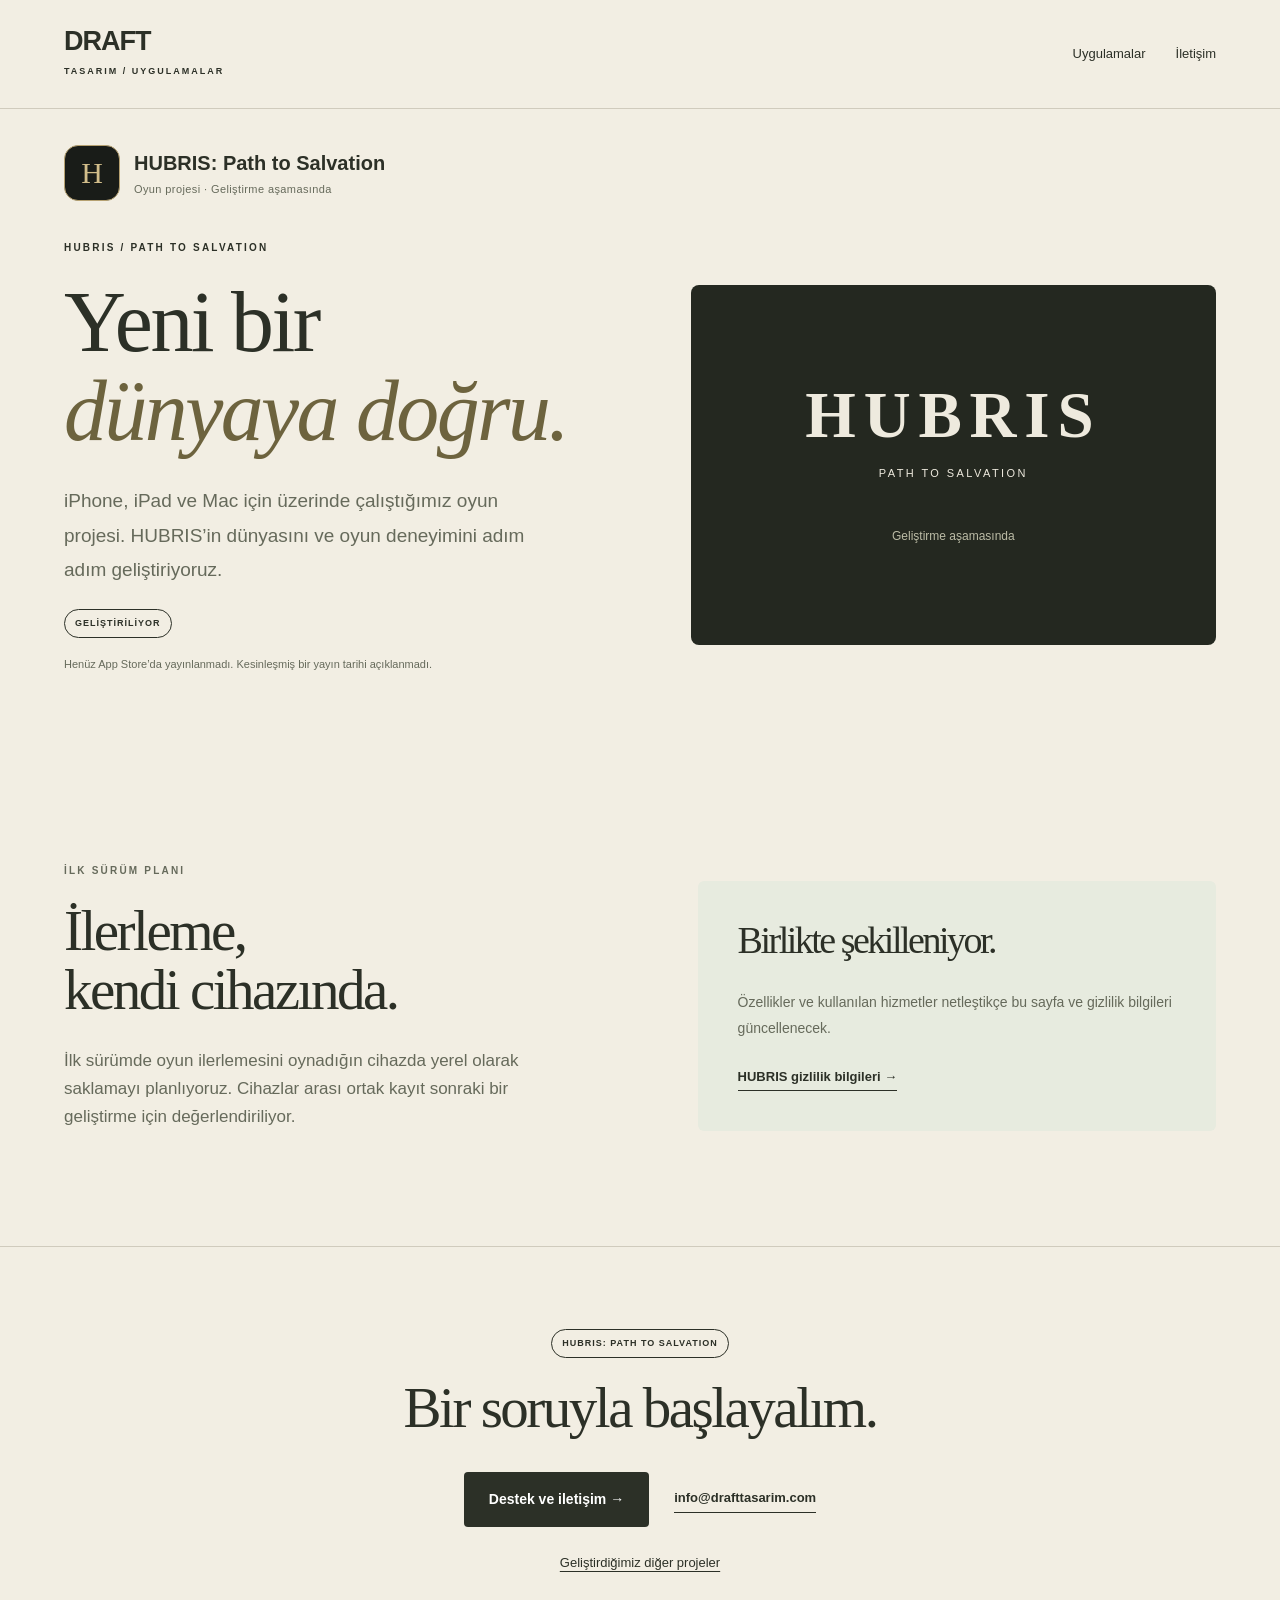
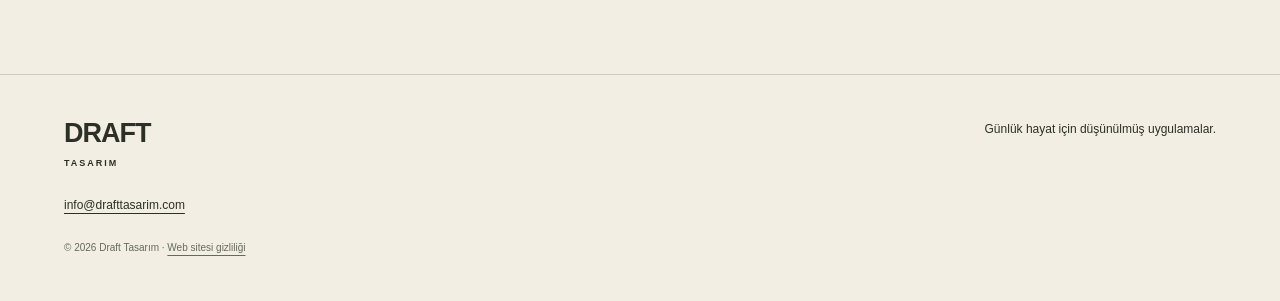
<file: hubris/index.html>
<!doctype html>
<html lang="tr">
<head>
  <meta charset="utf-8">
  <meta name="viewport" content="width=device-width,initial-scale=1">
  <title>HUBRIS: Path to Salvation — Geliştirme Aşamasında</title>
  <meta name="description" content="iPhone, iPad ve Mac için üzerinde çalıştığımız HUBRIS: Path to Salvation oyun projesi. Geliştirme durumu, gizlilik ve destek.">
  <meta name="robots" content="index, follow">
  <link rel="canonical" href="https://drafttasarim.github.io/hubris/">
  <meta property="og:title" content="HUBRIS: Path to Salvation — Geliştirme Aşamasında">
  <meta property="og:description" content="iPhone, iPad ve Mac için üzerinde çalıştığımız HUBRIS: Path to Salvation oyun projesi. Geliştirme durumu, gizlilik ve destek.">
  <meta property="og:type" content="website">
  <meta property="og:url" content="https://drafttasarim.github.io/hubris/">
  <meta name="theme-color" content="#163d38">
  <link rel="stylesheet" href="/assets/site.css">
</head>
<body class="hubris-project">
<a class="skip" href="#main">İçeriğe geç</a>
<header>
  <a class="brand" href="/">DRAFT<span>TASARIM / UYGULAMALAR</span></a>
  <nav aria-label="Ana menü"><a href="/#uygulamalar">Uygulamalar</a><a href="mailto:info@drafttasarim.com">İletişim</a></nav>
</header>
<main id="main">
  <div class="appname"><span class="app-monogram small-mark" aria-hidden="true">H</span><div>HUBRIS: Path to Salvation<small>Oyun projesi · Geliştirme aşamasında</small></div></div>
  <section class="hero compact">
    <div><p class="eyebrow">HUBRIS / PATH TO SALVATION</p><h1>Yeni bir<br><em>dünyaya doğru.</em></h1><p class="lead">iPhone, iPad ve Mac için üzerinde çalıştığımız oyun projesi. HUBRIS’in dünyasını ve oyun deneyimini adım adım geliştiriyoruz.</p><span class="badge">GELİŞTİRİLİYOR</span><p class="fine">Henüz App Store’da yayınlanmadı. Kesinleşmiş bir yayın tarihi açıklanmadı.</p></div>
    <div class="project-wordmark" aria-label="HUBRIS: Path to Salvation"><span>HUBRIS</span><small>PATH TO SALVATION</small><p>Geliştirme aşamasında</p></div>
  </section>
  <section class="section split"><div><p class="eyebrow">İLK SÜRÜM PLANI</p><h2>İlerleme,<br>kendi cihazında.</h2><p>İlk sürümde oyun ilerlemesini oynadığın cihazda yerel olarak saklamayı planlıyoruz. Cihazlar arası ortak kayıt sonraki bir geliştirme için değerlendiriliyor.</p></div><div class="feature-panel"><h2>Birlikte şekilleniyor.</h2><p>Özellikler ve kullanılan hizmetler netleştikçe bu sayfa ve gizlilik bilgileri güncellenecek.</p><a class="textlink" href="/HUBRIS-privacy/">HUBRIS gizlilik bilgileri →</a></div></section>
  <section class="endnote"><span class="badge">HUBRIS: PATH TO SALVATION</span><h2>Bir soruyla başlayalım.</h2><div class="project-actions"><a class="button" href="/HUBRIS-privacy/support/">Destek ve iletişim →</a><a class="textlink" href="mailto:info@drafttasarim.com?subject=HUBRIS">info@drafttasarim.com</a></div><p><a href="/#gelistirilenler">Geliştirdiğimiz diğer projeler</a></p></section>
</main>
<footer>
  <a class="brand" href="/">DRAFT<span>TASARIM</span></a>
  <p>Günlük hayat için düşünülmüş uygulamalar.</p>
  <a href="mailto:info@drafttasarim.com">info@drafttasarim.com</a>
  <small>© 2026 Draft Tasarım · <a href="/gizlilik/">Web sitesi gizliliği</a></small>
</footer>
<script src="/assets/site.js" defer></script>
</body>
</html>
</file>
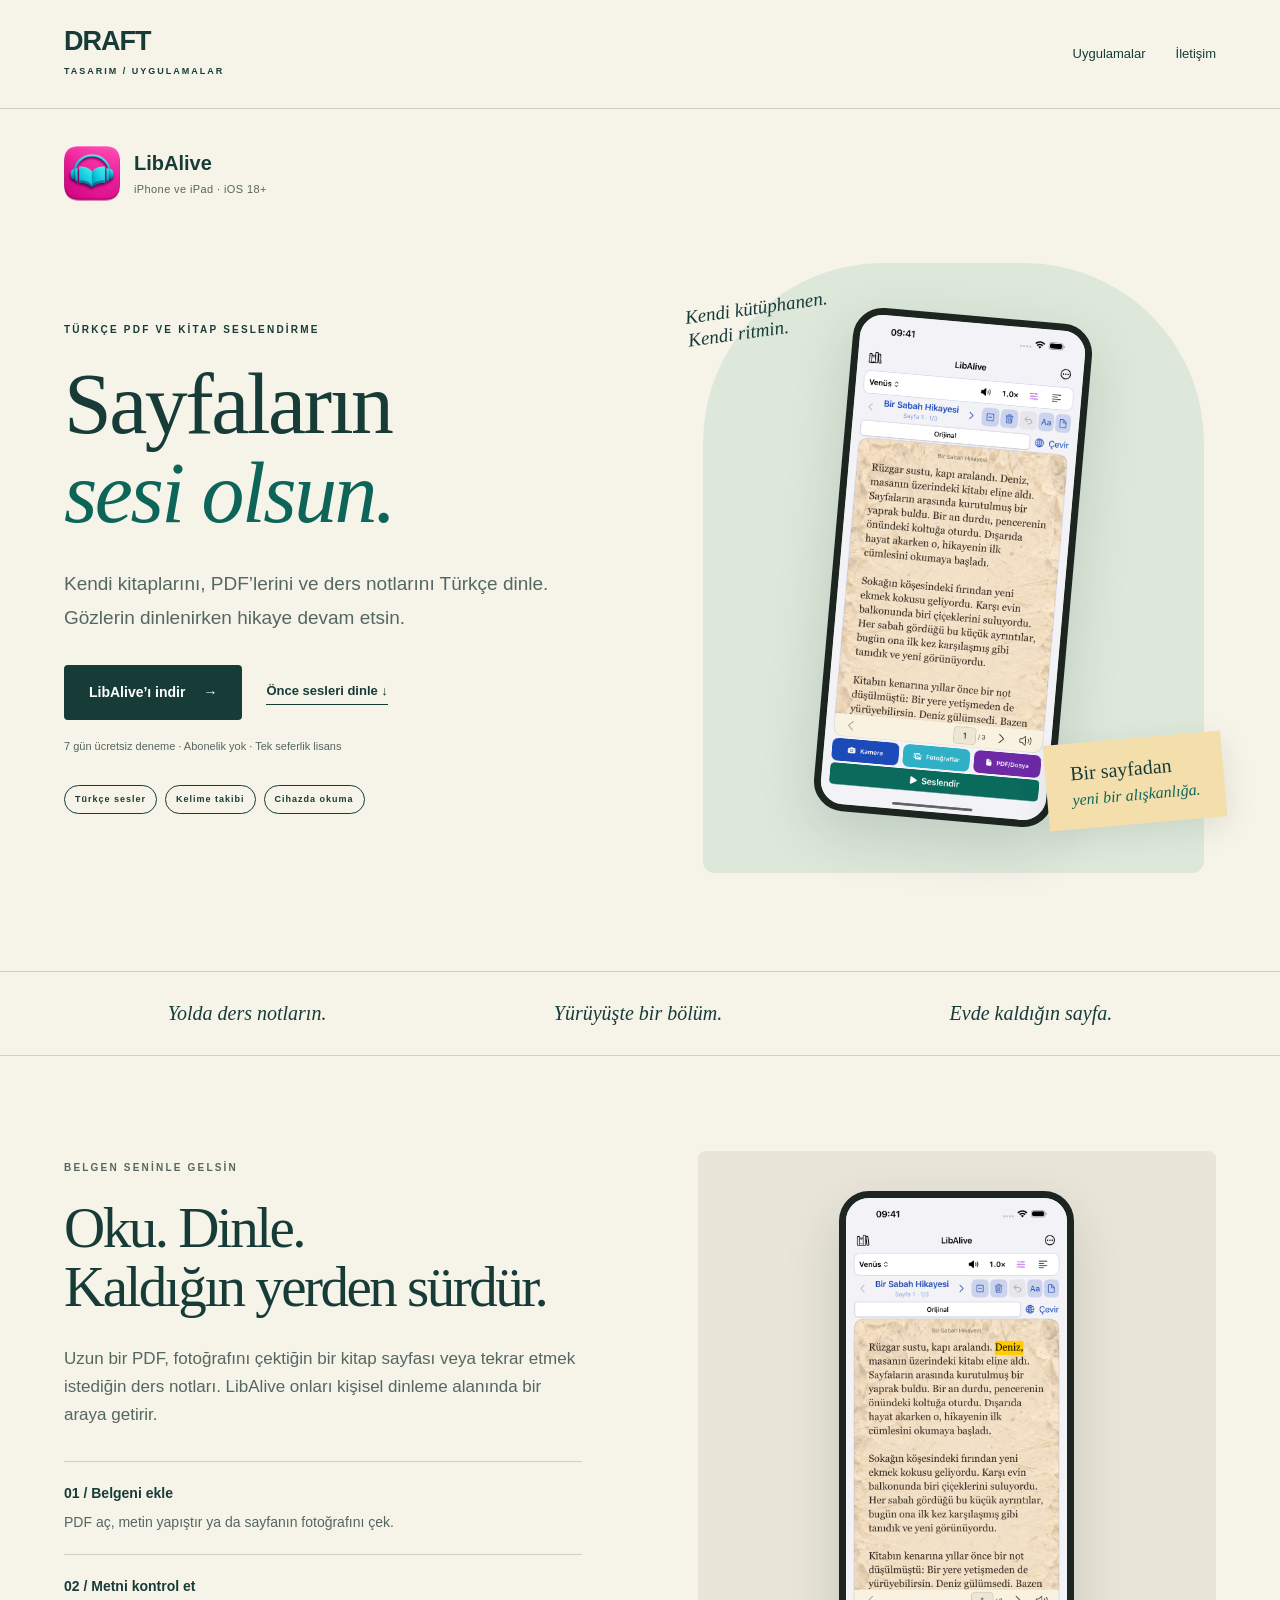
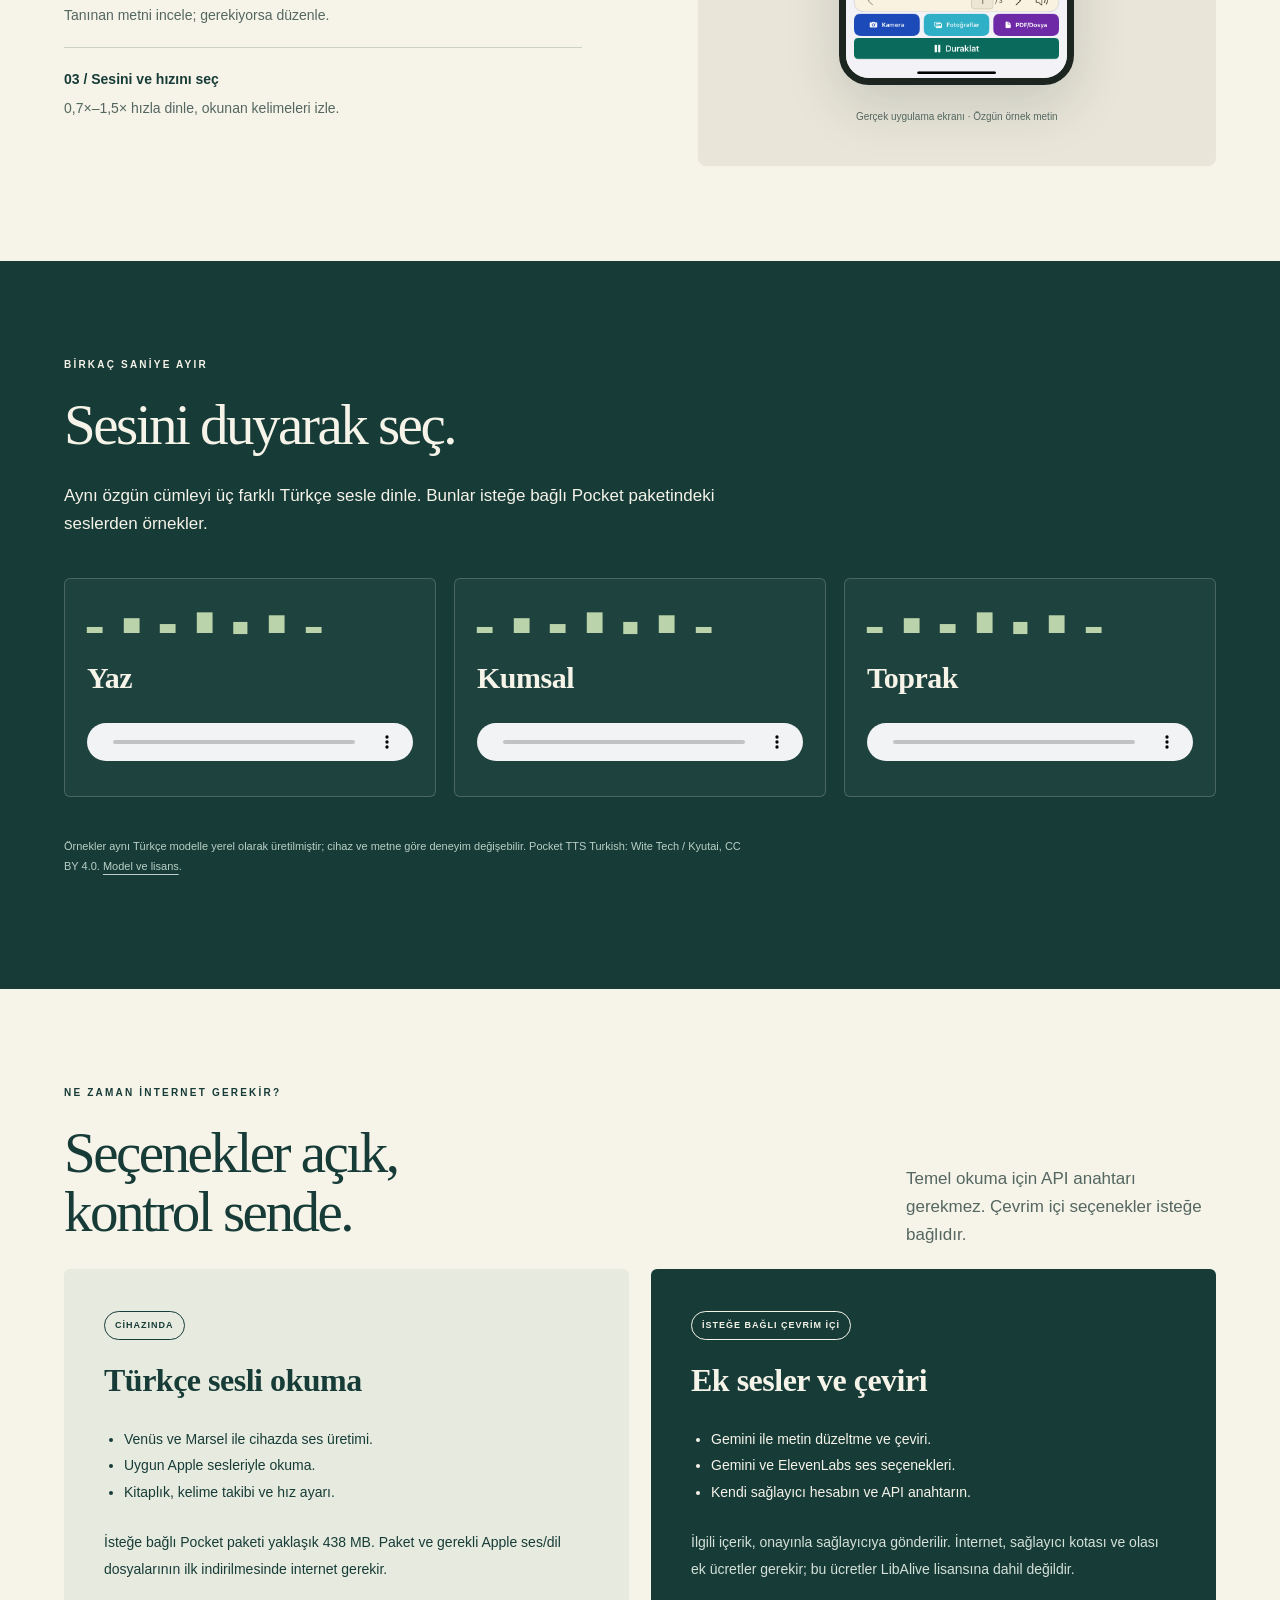
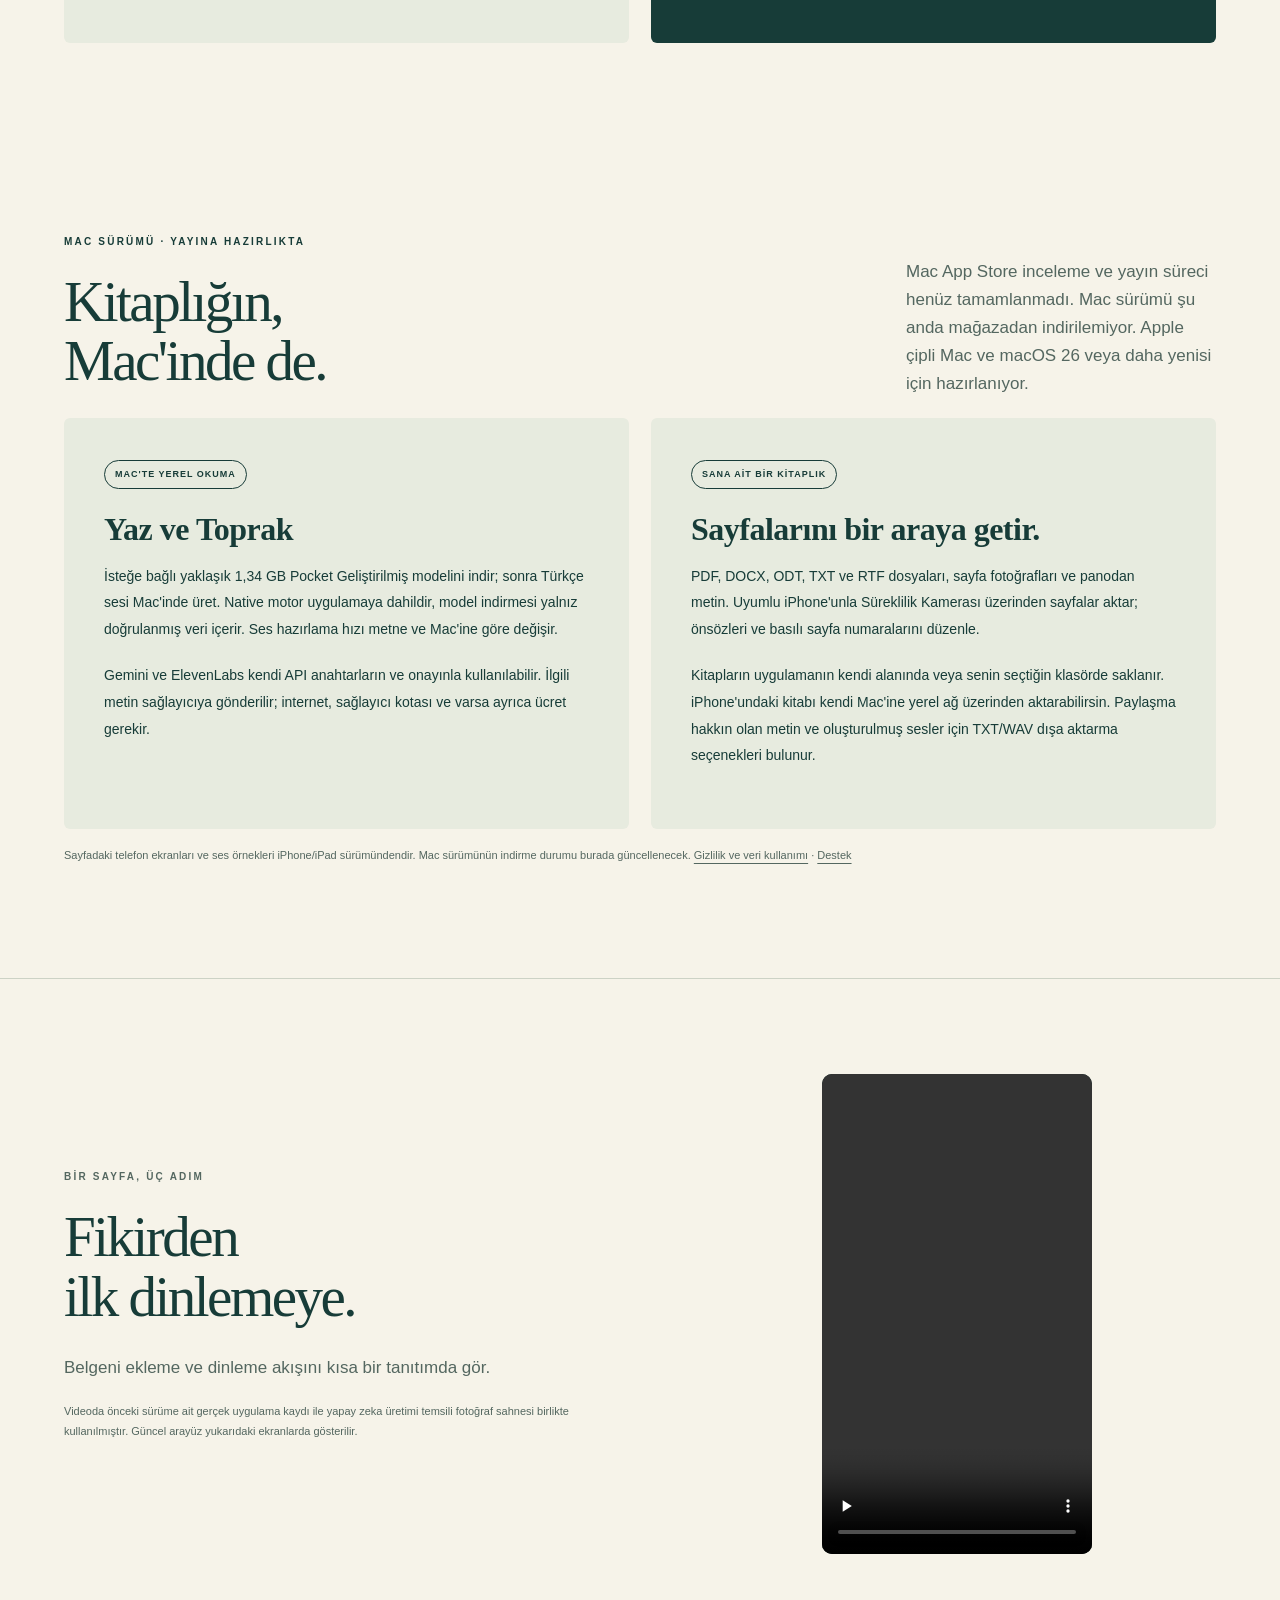
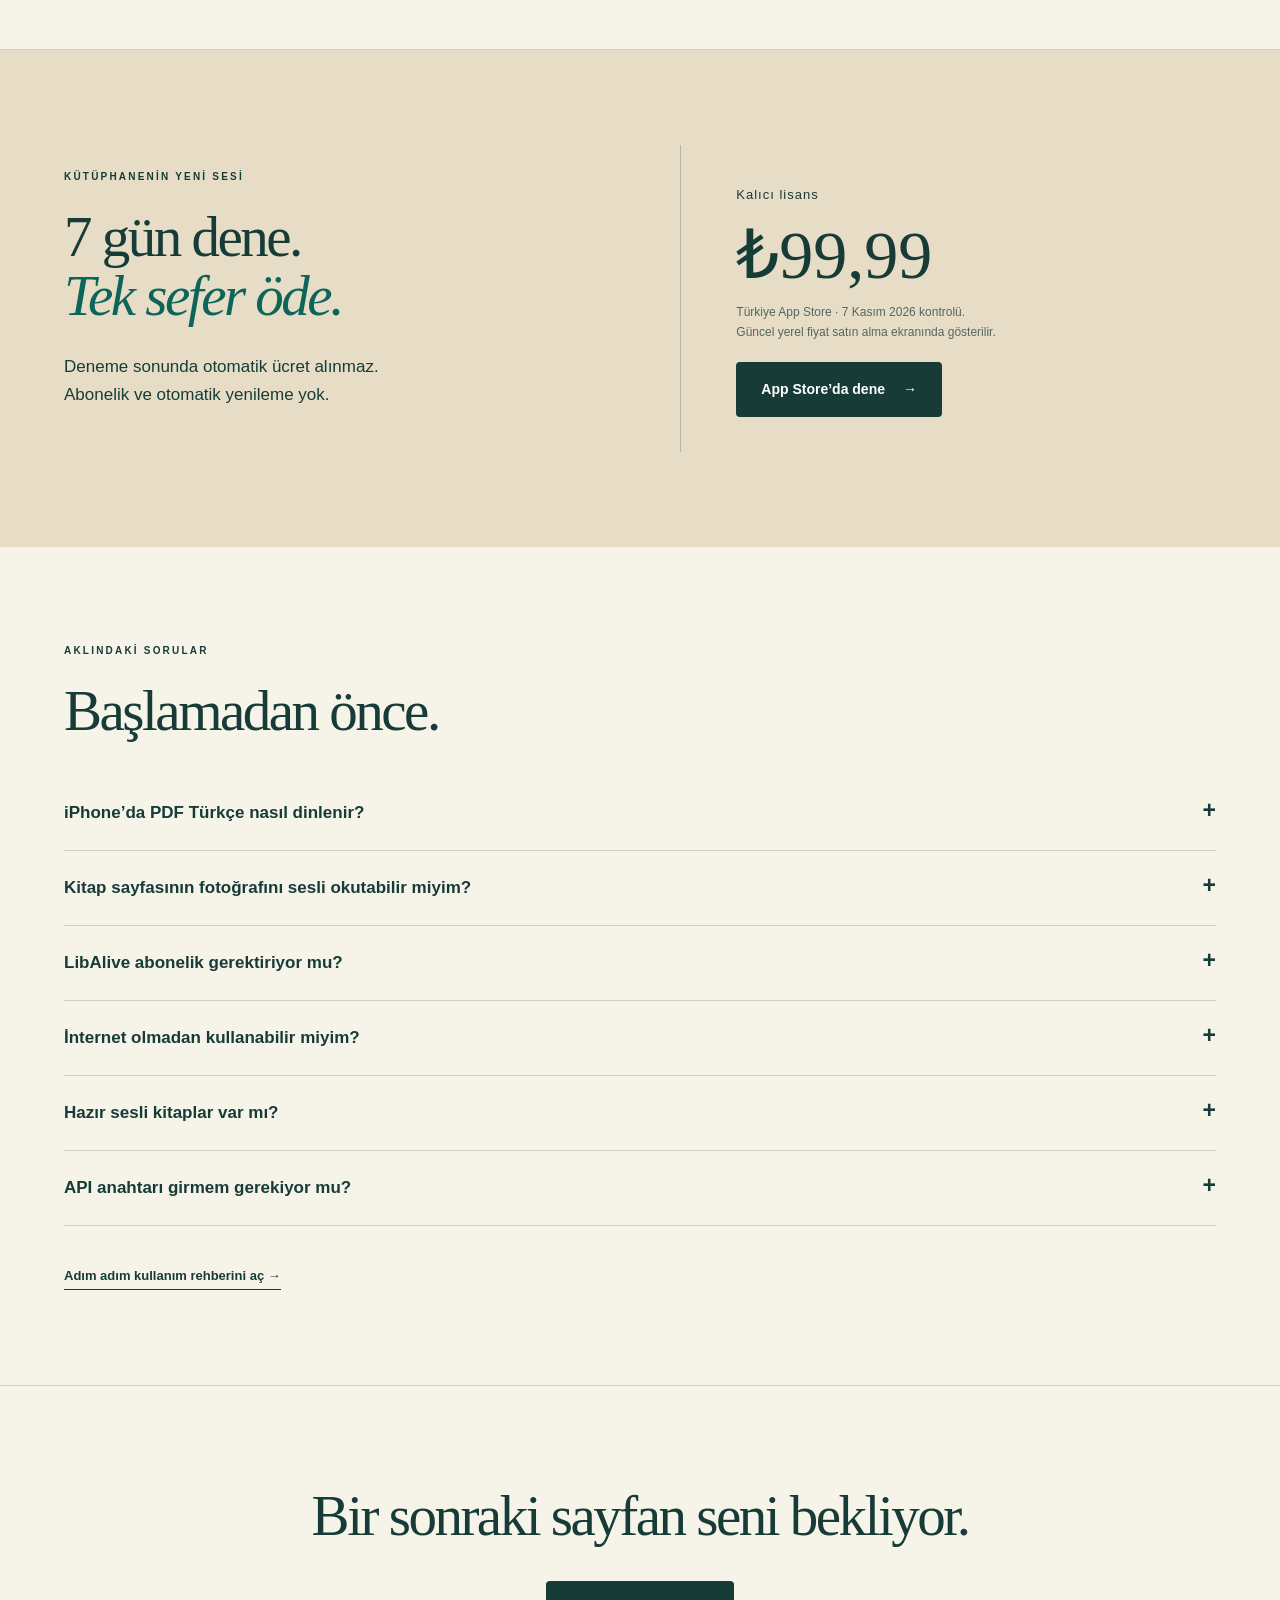
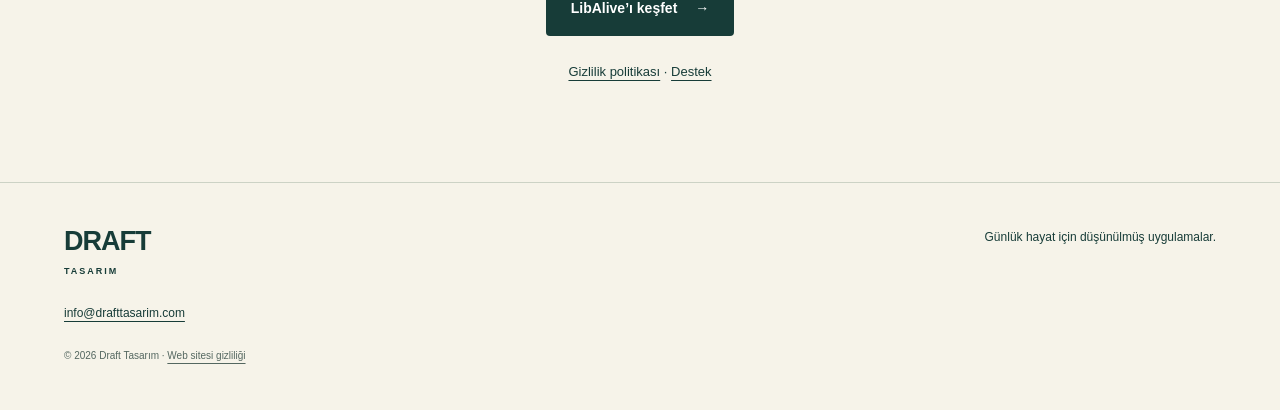
<file: libalive/index.html>
<!doctype html><html lang="tr"><head><meta charset="utf-8"><meta name="viewport" content="width=device-width,initial-scale=1"><title>LibAlive — Türkçe PDF ve Kitap Dinle</title><meta name="description" content="Kendi PDF, kitap sayfası ve ders notlarını Türkçe dinle. Cihazda seslendirme, kelime takibi, 7 gün deneme ve tek seferlik lisans."><link rel="canonical" href="https://drafttasarim.github.io/libalive/"><meta property="og:title" content="LibAlive — Türkçe PDF ve Kitap Dinle"><meta property="og:description" content="Kendi PDF, kitap sayfası ve ders notlarını Türkçe dinle. Cihazda seslendirme, kelime takibi, 7 gün deneme ve tek seferlik lisans."><meta property="og:type" content="website"><meta property="og:url" content="https://drafttasarim.github.io/libalive/"><meta name="theme-color" content="#163d38"><link rel="stylesheet" href="/assets/site.css"><script type="application/ld+json">{"@context": "https://schema.org", "@type": "SoftwareApplication", "name": "LibAlive", "operatingSystem": "iOS 18.0+, iPadOS 18.0+", "applicationCategory": "EducationalApplication", "url": "https://drafttasarim.github.io/libalive/", "downloadUrl": "https://apps.apple.com/tr/app/id6821736847", "description": "Kendi PDF, kitap sayfaları ve ders notları için Türkçe sesli okuma."}</script></head><body class=""><a class="skip" href="#main">İçeriğe geç</a><header><a class="brand" href="/">DRAFT<span>TASARIM / UYGULAMALAR</span></a><nav aria-label="Ana menü"><a href="/#uygulamalar">Uygulamalar</a><a href="mailto:info@drafttasarim.com">İletişim</a></nav></header><main id="main"><div class="appname"><img src="/assets/libalive/icon.png" alt="" width="56" height="56"><div>LibAlive<small>iPhone ve iPad · iOS 18+</small></div></div><section class="hero"><div><p class="eyebrow">TÜRKÇE PDF VE KİTAP SESLENDİRME</p><h1>Sayfaların<br><em>sesi olsun.</em></h1><p class="lead">Kendi kitaplarını, PDF’lerini ve ders notlarını Türkçe dinle. Gözlerin dinlenirken hikaye devam etsin.</p><div class="actions"><a class="button" href="https://apps.apple.com/tr/app/id6821736847">LibAlive’ı indir<span aria-hidden="true"> →</span></a><a class="textlink" href="#sesler">Önce sesleri dinle ↓</a></div><p class="fine">7 gün ücretsiz deneme · Abonelik yok · Tek seferlik lisans</p><div class="mini-tags"><span>Türkçe sesler</span><span>Kelime takibi</span><span>Cihazda okuma</span></div></div><div class="hero-art"><span class="orbit-label">Kendi kütüphanen.<br>Kendi ritmin.</span><img class="phone hero-phone" src="/assets/libalive/reader.png" width="1320" height="2868" alt="LibAlive’ın gerçek okuma ekranında Bir Sabah Hikayesi adlı örnek metin"><div class="note">Bir sayfadan<br><em>yeni bir alışkanlığa.</em></div></div></section>
<div class="ribbon"><span>Yolda ders notların.</span><span>Yürüyüşte bir bölüm.</span><span>Evde kaldığın sayfa.</span></div>
<section class="section split"><div><p class="eyebrow">BELGEN SENİNLE GELSİN</p><h2>Oku. Dinle.<br>Kaldığın yerden sürdür.</h2><p>Uzun bir PDF, fotoğrafını çektiğin bir kitap sayfası veya tekrar etmek istediğin ders notları. LibAlive onları kişisel dinleme alanında bir araya getirir.</p><ol class="steps"><li><b>01 / Belgeni ekle</b><span>PDF aç, metin yapıştır ya da sayfanın fotoğrafını çek.</span></li><li><b>02 / Metni kontrol et</b><span>Tanınan metni incele; gerekiyorsa düzenle.</span></li><li><b>03 / Sesini ve hızını seç</b><span>0,7×–1,5× hızla dinle, okunan kelimeleri izle.</span></li></ol></div><div class="screen-stage"><img class="phone" src="/assets/libalive/follow.png" loading="lazy" width="1320" height="2868" alt="Kelime vurgusuyla LibAlive okuma ekranı"><span class="caption">Gerçek uygulama ekranı · Özgün örnek metin</span></div></section>
<section id="sesler" class="section sound"><p class="eyebrow">BİRKAÇ SANİYE AYIR</p><h2>Sesini duyarak seç.</h2><p>Aynı özgün cümleyi üç farklı Türkçe sesle dinle. Bunlar isteğe bağlı Pocket paketindeki seslerden örnekler.</p><div class="audio-grid"><article><div class="sound-mark" aria-hidden="true">▂ ▅ ▃ ▇ ▄ ▆ ▂</div><h3>Yaz</h3><audio controls preload="none" aria-label="Yaz Türkçe ses örneği"><source src="/assets/libalive/yaz.wav" type="audio/wav">Tarayıcın ses oynatmayı desteklemiyor.</audio></article><article><div class="sound-mark" aria-hidden="true">▂ ▅ ▃ ▇ ▄ ▆ ▂</div><h3>Kumsal</h3><audio controls preload="none" aria-label="Kumsal Türkçe ses örneği"><source src="/assets/libalive/kumsal.wav" type="audio/wav">Tarayıcın ses oynatmayı desteklemiyor.</audio></article><article><div class="sound-mark" aria-hidden="true">▂ ▅ ▃ ▇ ▄ ▆ ▂</div><h3>Toprak</h3><audio controls preload="none" aria-label="Toprak Türkçe ses örneği"><source src="/assets/libalive/toprak.wav" type="audio/wav">Tarayıcın ses oynatmayı desteklemiyor.</audio></article></div><p class="fine">Örnekler aynı Türkçe modelle yerel olarak üretilmiştir; cihaz ve metne göre deneyim değişebilir. Pocket TTS Turkish: Wite Tech / Kyutai, CC BY 4.0. <a href="https://huggingface.co/wite-tech/pocket-tts-turkish">Model ve lisans</a>.</p></section>
<section class="section"><div class="section-top"><div><p class="eyebrow">NE ZAMAN İNTERNET GEREKİR?</p><h2>Seçenekler açık,<br>kontrol sende.</h2></div><p>Temel okuma için API anahtarı gerekmez. Çevrim içi seçenekler isteğe bağlıdır.</p></div><div class="two-cards"><article class="feature-panel"><span class="badge">CİHAZINDA</span><h3>Türkçe sesli okuma</h3><ul><li>Venüs ve Marsel ile cihazda ses üretimi.</li><li>Uygun Apple sesleriyle okuma.</li><li>Kitaplık, kelime takibi ve hız ayarı.</li></ul><p>İsteğe bağlı Pocket paketi yaklaşık 438 MB. Paket ve gerekli Apple ses/dil dosyalarının ilk indirilmesinde internet gerekir.</p></article><article class="feature-panel dark"><span class="badge">İSTEĞE BAĞLI ÇEVRİM İÇİ</span><h3>Ek sesler ve çeviri</h3><ul><li>Gemini ile metin düzeltme ve çeviri.</li><li>Gemini ve ElevenLabs ses seçenekleri.</li><li>Kendi sağlayıcı hesabın ve API anahtarın.</li></ul><p>İlgili içerik, onayınla sağlayıcıya gönderilir. İnternet, sağlayıcı kotası ve olası ek ücretler gerekir; bu ücretler LibAlive lisansına dahil değildir.</p></article></div></section>
<section id="mac" class="section"><div class="section-top"><div><p class="eyebrow">MAC SÜRÜMÜ · YAYINA HAZIRLIKTA</p><h2>Kitaplığın,<br>Mac'inde de.</h2></div><p>Mac App Store inceleme ve yayın süreci henüz tamamlanmadı. Mac sürümü şu anda mağazadan indirilemiyor. Apple çipli Mac ve macOS 26 veya daha yenisi için hazırlanıyor.</p></div><div class="two-cards"><article class="feature-panel"><span class="badge">MAC'TE YEREL OKUMA</span><h3>Yaz ve Toprak</h3><p>İsteğe bağlı yaklaşık 1,34 GB Pocket Geliştirilmiş modelini indir; sonra Türkçe sesi Mac'inde üret. Native motor uygulamaya dahildir, model indirmesi yalnız doğrulanmış veri içerir. Ses hazırlama hızı metne ve Mac'ine göre değişir.</p><p>Gemini ve ElevenLabs kendi API anahtarların ve onayınla kullanılabilir. İlgili metin sağlayıcıya gönderilir; internet, sağlayıcı kotası ve varsa ayrıca ücret gerekir.</p></article><article class="feature-panel"><span class="badge">SANA AİT BİR KİTAPLIK</span><h3>Sayfalarını bir araya getir.</h3><p>PDF, DOCX, ODT, TXT ve RTF dosyaları, sayfa fotoğrafları ve panodan metin. Uyumlu iPhone'unla Süreklilik Kamerası üzerinden sayfalar aktar; önsözleri ve basılı sayfa numaralarını düzenle.</p><p>Kitapların uygulamanın kendi alanında veya senin seçtiğin klasörde saklanır. iPhone'undaki kitabı kendi Mac'ine yerel ağ üzerinden aktarabilirsin. Paylaşma hakkın olan metin ve oluşturulmuş sesler için TXT/WAV dışa aktarma seçenekleri bulunur.</p></article></div><p class="fine">Sayfadaki telefon ekranları ve ses örnekleri iPhone/iPad sürümündendir. Mac sürümünün indirme durumu burada güncellenecek. <a href="/LibAlive-privacy/">Gizlilik ve veri kullanımı</a> · <a href="/LibAlive-privacy/#destek">Destek</a></p></section>
<section class="section split video-section"><div><p class="eyebrow">BİR SAYFA, ÜÇ ADIM</p><h2>Fikirden<br>ilk dinlemeye.</h2><p>Belgeni ekleme ve dinleme akışını kısa bir tanıtımda gör.</p><p class="fine">Videoda önceki sürüme ait gerçek uygulama kaydı ile yapay zeka üretimi temsili fotoğraf sahnesi birlikte kullanılmıştır. Güncel arayüz yukarıdaki ekranlarda gösterilir.</p></div><video controls playsinline preload="none" aria-label="LibAlive kısa kullanım tanıtımı" src="/assets/libalive/demo.mp4"></video></section>
<section id="fiyat" class="section price"><div><p class="eyebrow">KÜTÜPHANENİN YENİ SESİ</p><h2>7 gün dene.<br><em>Tek sefer öde.</em></h2><p>Deneme sonunda otomatik ücret alınmaz.<br>Abonelik ve otomatik yenileme yok.</p></div><div class="price-box"><span>Kalıcı lisans</span><strong>₺99,99</strong><p>Türkiye App Store · 7 Kasım 2026 kontrolü.<br>Güncel yerel fiyat satın alma ekranında gösterilir.</p><a class="button" href="https://apps.apple.com/tr/app/id6821736847">App Store’da dene<span aria-hidden="true"> →</span></a></div></section>
<section class="section"><p class="eyebrow">AKLINDAKİ SORULAR</p><h2>Başlamadan önce.</h2><div class="faq"><details><summary>iPhone’da PDF Türkçe nasıl dinlenir?</summary><p>LibAlive’da PDF/Dosya seçeneğini aç, belgeni seç ve metni kontrol et. Venüs veya Marsel sesini seçip Seslendir’e dokun. Okunan kelimeleri ekranda takip edebilirsin.</p></details><details><summary>Kitap sayfasının fotoğrafını sesli okutabilir miyim?</summary><p>Evet. Kamera ile sayfayı çekebilir veya Fotoğraflar’dan seçebilirsin. Tanınan metni kontrol edip gerekiyorsa düzenledikten sonra seslendirmeyi başlat. Işık ve baskı kalitesi metin tanımayı etkileyebilir.</p></details><details><summary>LibAlive abonelik gerektiriyor mu?</summary><p>Hayır. Tam özellikler için 7 günlük ücretsiz deneme ve ardından tek seferlik kalıcı lisans var. Deneme bitiminde otomatik ödeme veya abonelik başlamaz.</p></details><details><summary>İnternet olmadan kullanabilir miyim?</summary><p>Venüs ve Marsel ile Türkçe ses üretimi cihazda yapılır. İsteğe bağlı Pocket sesleri ve Apple dil paketleri ilk indirmede internet gerektirir. Gemini ve ElevenLabs işlemleri çevrim içidir.</p></details><details><summary>Hazır sesli kitaplar var mı?</summary><p>LibAlive bir kitap kataloğu sunmaz. Kendi PDF, kitap sayfası ve ders notlarını dinlersin. Yalnızca hukuka uygun eriştiğin içerikleri kullan.</p></details><details><summary>API anahtarı girmem gerekiyor mu?</summary><p>Temel cihazda okuma için hayır. Yalnızca isteğe bağlı Gemini veya ElevenLabs hizmetlerini kullanacaksan kendi hesabın, API anahtarın ve veri paylaşımı onayın gerekir.</p></details></div><a class="textlink" href="/libalive/rehber/">Adım adım kullanım rehberini aç →</a></section><section class="endnote"><h2>Bir sonraki sayfan seni bekliyor.</h2><a class="button" href="https://apps.apple.com/tr/app/id6821736847">LibAlive’ı keşfet<span aria-hidden="true"> →</span></a><p><a href="/LibAlive-privacy/">Gizlilik politikası</a> · <a href="mailto:info@drafttasarim.com?subject=LibAlive%20Destek">Destek</a></p></section></main><footer><a class="brand" href="/">DRAFT<span>TASARIM</span></a><p>Günlük hayat için düşünülmüş uygulamalar.</p><a href="mailto:info@drafttasarim.com">info@drafttasarim.com</a><small>© 2026 Draft Tasarım · <a href="/gizlilik/">Web sitesi gizliliği</a></small></footer><script src="/assets/site.js" defer></script></body></html>
</file>
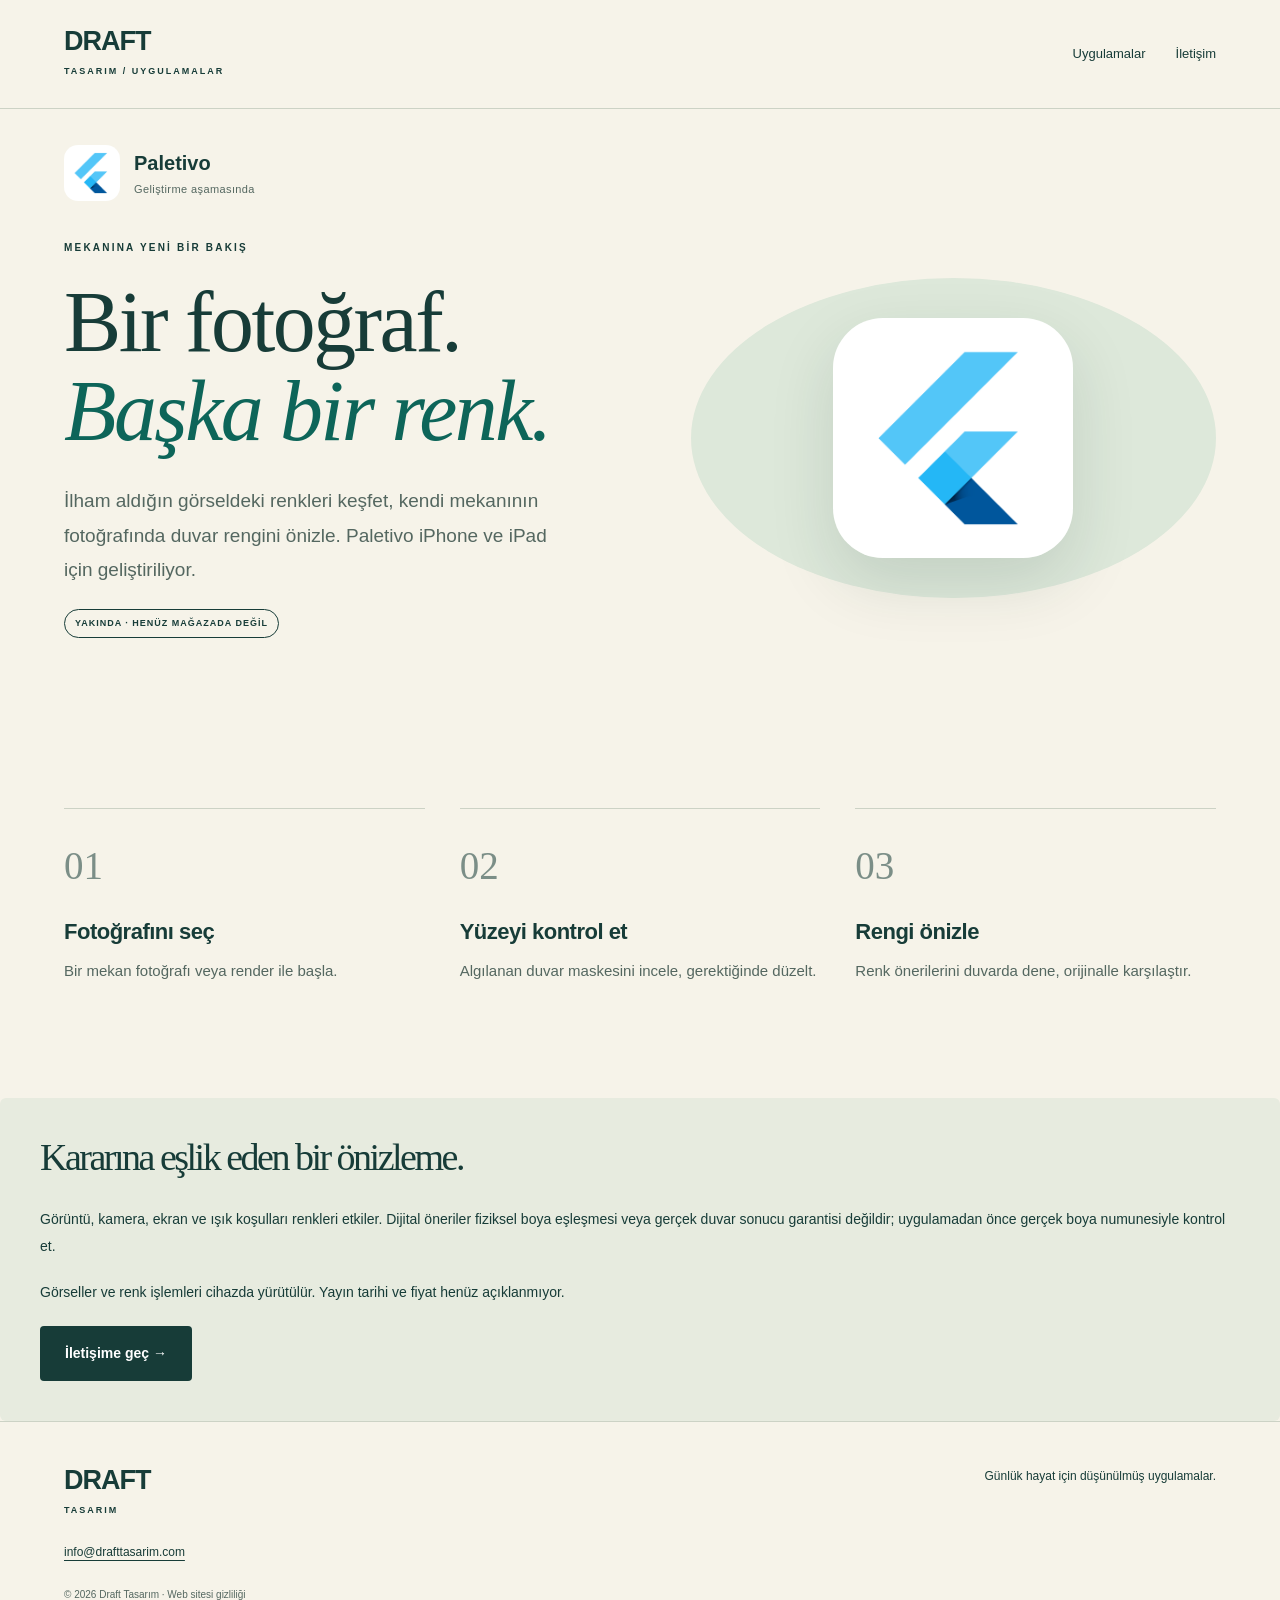
<file: paletivo/index.html>
<!doctype html><html lang="tr"><head><meta charset="utf-8"><meta name="viewport" content="width=device-width,initial-scale=1"><title>Paletivo — Duvar Rengini Fotoğrafında Keşfet</title><meta name="description" content="Fotoğraf üzerinden renk önerileri ve duvar rengi önizlemesi. Paletivo geliştirme aşamasında."><link rel="canonical" href="https://drafttasarim.github.io/paletivo/"><meta property="og:title" content="Paletivo — Duvar Rengini Fotoğrafında Keşfet"><meta property="og:description" content="Fotoğraf üzerinden renk önerileri ve duvar rengi önizlemesi. Paletivo geliştirme aşamasında."><meta property="og:type" content="website"><meta property="og:url" content="https://drafttasarim.github.io/paletivo/"><meta name="theme-color" content="#163d38"><link rel="stylesheet" href="/assets/site.css"></head><body class=""><a class="skip" href="#main">İçeriğe geç</a><header><a class="brand" href="/">DRAFT<span>TASARIM / UYGULAMALAR</span></a><nav aria-label="Ana menü"><a href="/#uygulamalar">Uygulamalar</a><a href="mailto:info@drafttasarim.com">İletişim</a></nav></header><main id="main"><div class="appname"><img src="/assets/paletivo/icon.png" alt="" width="56" height="56"><div>Paletivo<small>Geliştirme aşamasında</small></div></div><section class="hero compact"><div><p class="eyebrow">MEKANINA YENİ BİR BAKIŞ</p><h1>Bir fotoğraf.<br><em>Başka bir renk.</em></h1><p class="lead">İlham aldığın görseldeki renkleri keşfet, kendi mekanının fotoğrafında duvar rengini önizle. Paletivo iPhone ve iPad için geliştiriliyor.</p><span class="badge">YAKINDA · HENÜZ MAĞAZADA DEĞİL</span></div><div class="icon-stage"><img src="/assets/paletivo/icon.png" alt="Paletivo uygulama simgesi" width="320" height="320"></div></section><section class="section feature-grid"><article><span class="number">01</span><h3>Fotoğrafını seç</h3><p>Bir mekan fotoğrafı veya render ile başla.</p></article><article><span class="number">02</span><h3>Yüzeyi kontrol et</h3><p>Algılanan duvar maskesini incele, gerektiğinde düzelt.</p></article><article><span class="number">03</span><h3>Rengi önizle</h3><p>Renk önerilerini duvarda dene, orijinalle karşılaştır.</p></article></section><section class="section feature-panel"><h2>Kararına eşlik eden bir önizleme.</h2><p>Görüntü, kamera, ekran ve ışık koşulları renkleri etkiler. Dijital öneriler fiziksel boya eşleşmesi veya gerçek duvar sonucu garantisi değildir; uygulamadan önce gerçek boya numunesiyle kontrol et.</p><p>Görseller ve renk işlemleri cihazda yürütülür. Yayın tarihi ve fiyat henüz açıklanmıyor.</p><a class="button" href="mailto:info@drafttasarim.com?subject=Paletivo">İletişime geç →</a></section></main><footer><a class="brand" href="/">DRAFT<span>TASARIM</span></a><p>Günlük hayat için düşünülmüş uygulamalar.</p><a href="mailto:info@drafttasarim.com">info@drafttasarim.com</a><small>© 2026 Draft Tasarım · <a href="/gizlilik/">Web sitesi gizliliği</a></small></footer><script src="/assets/site.js" defer></script></body></html>
</file>
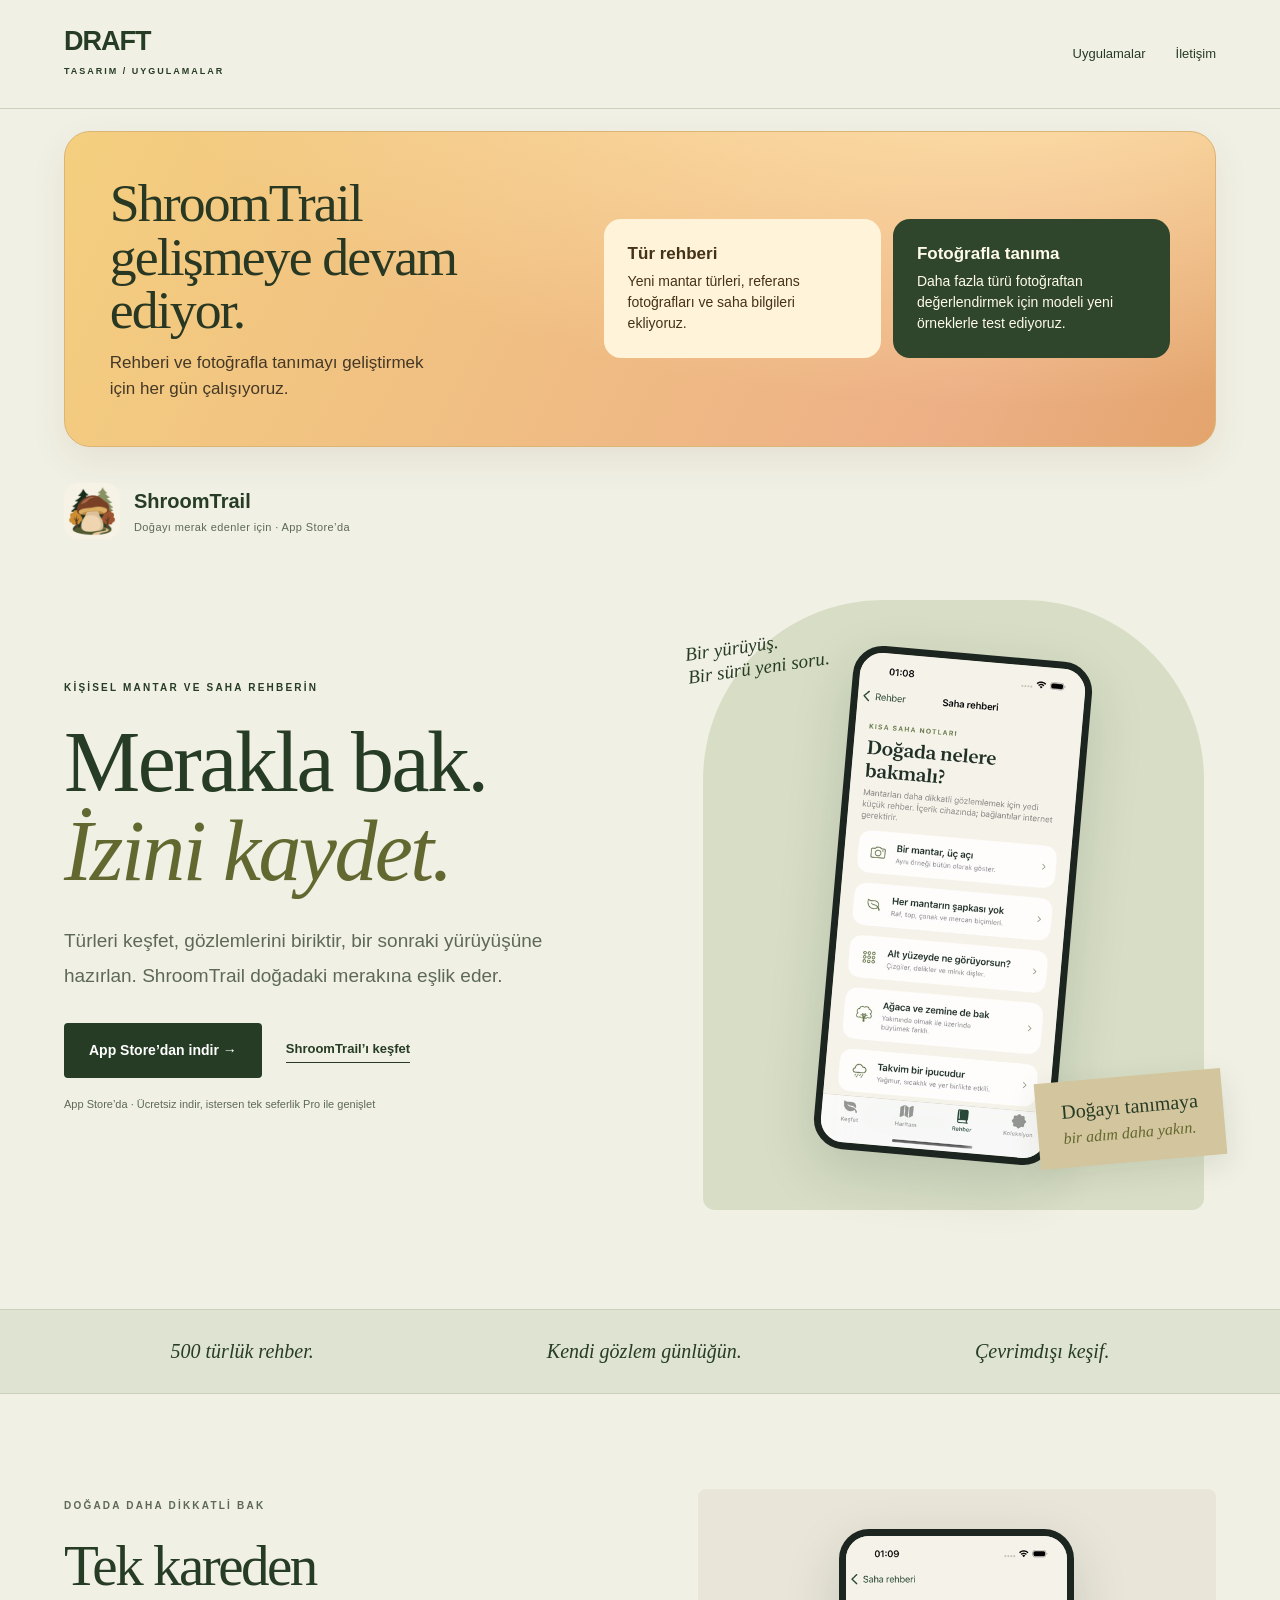
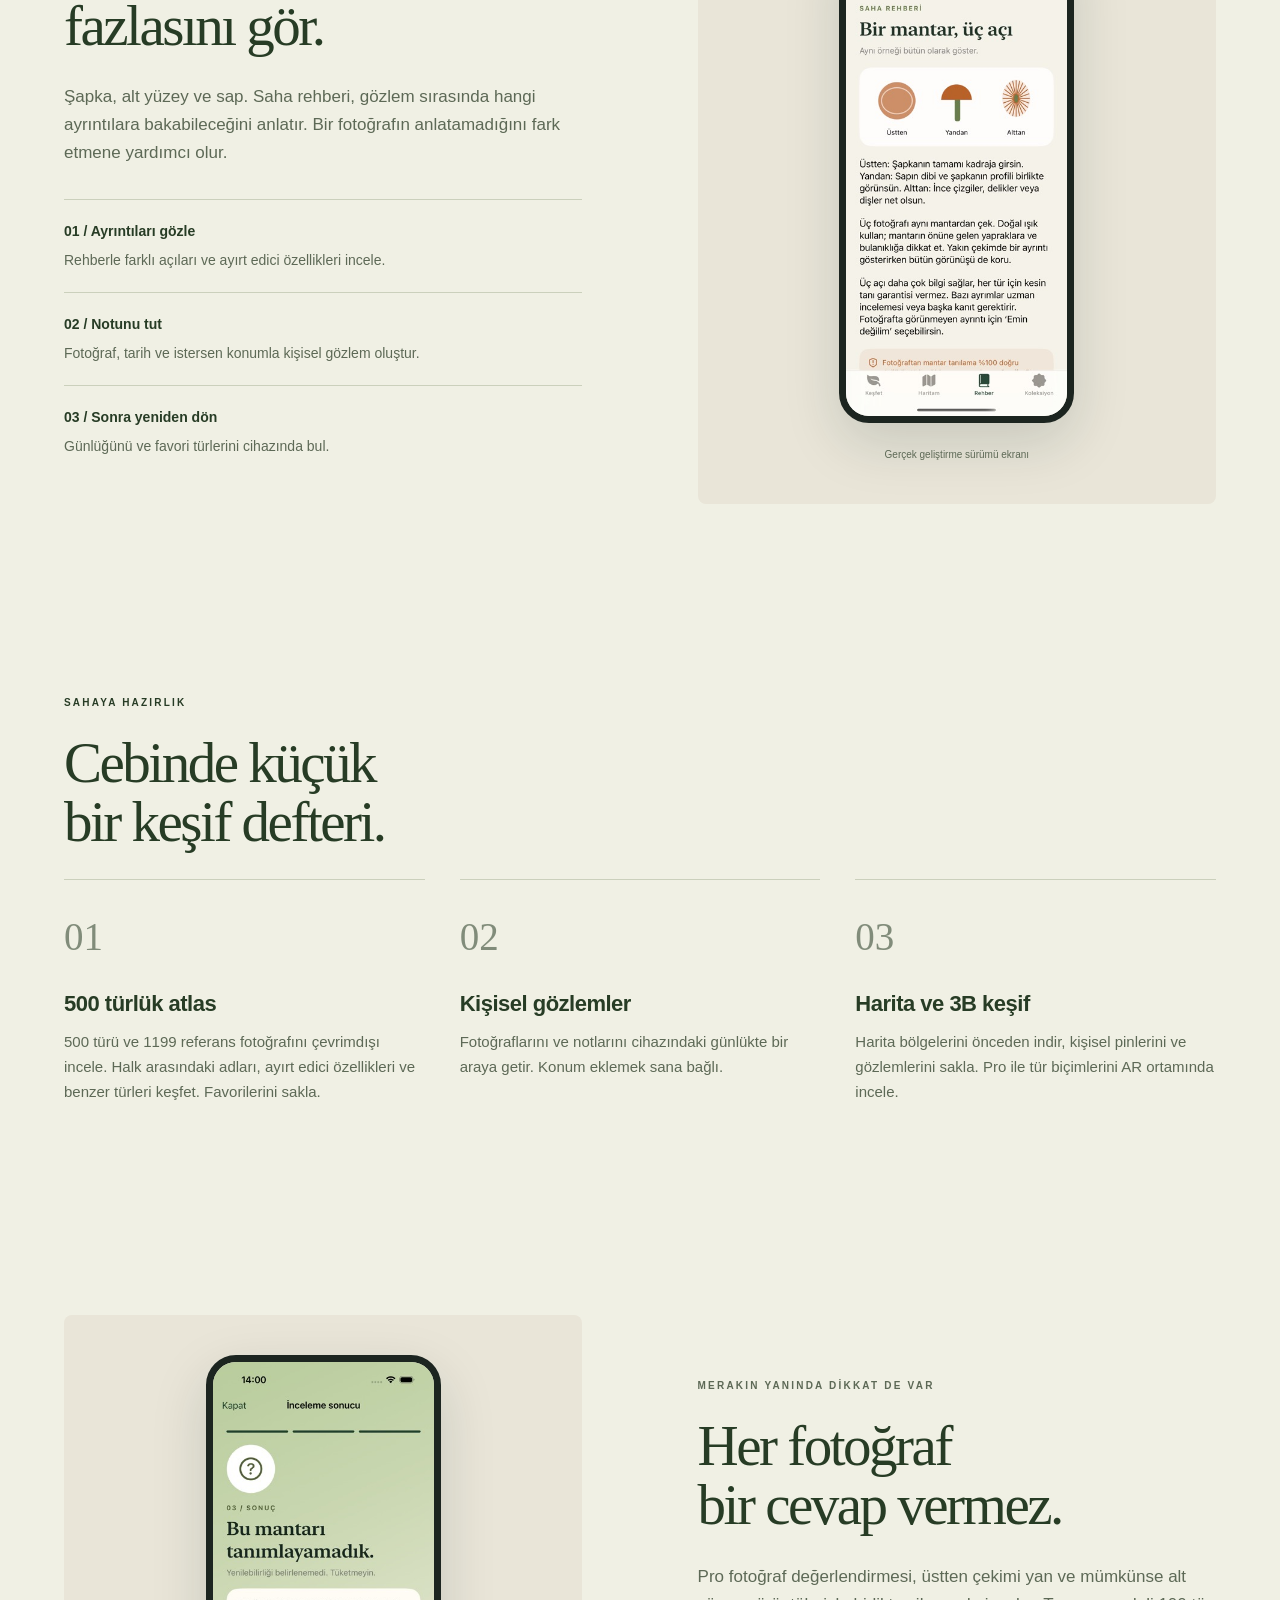
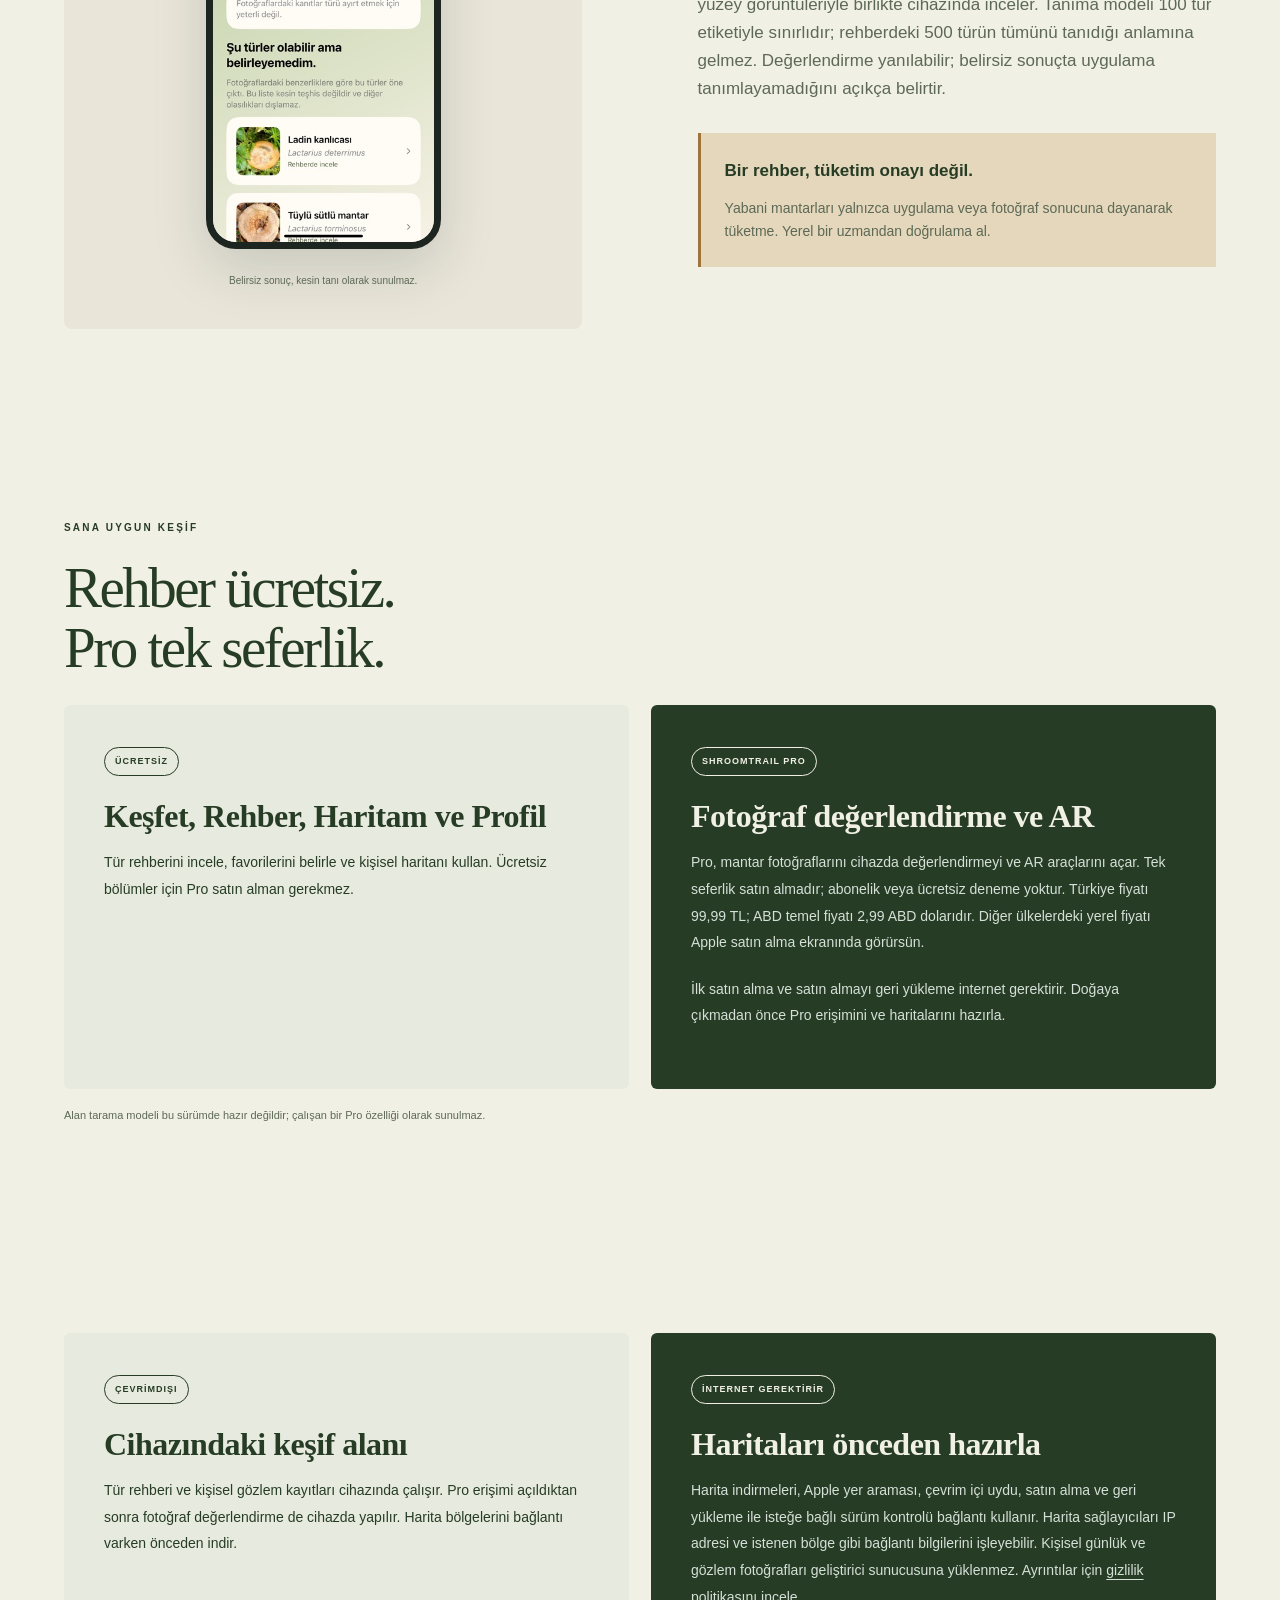
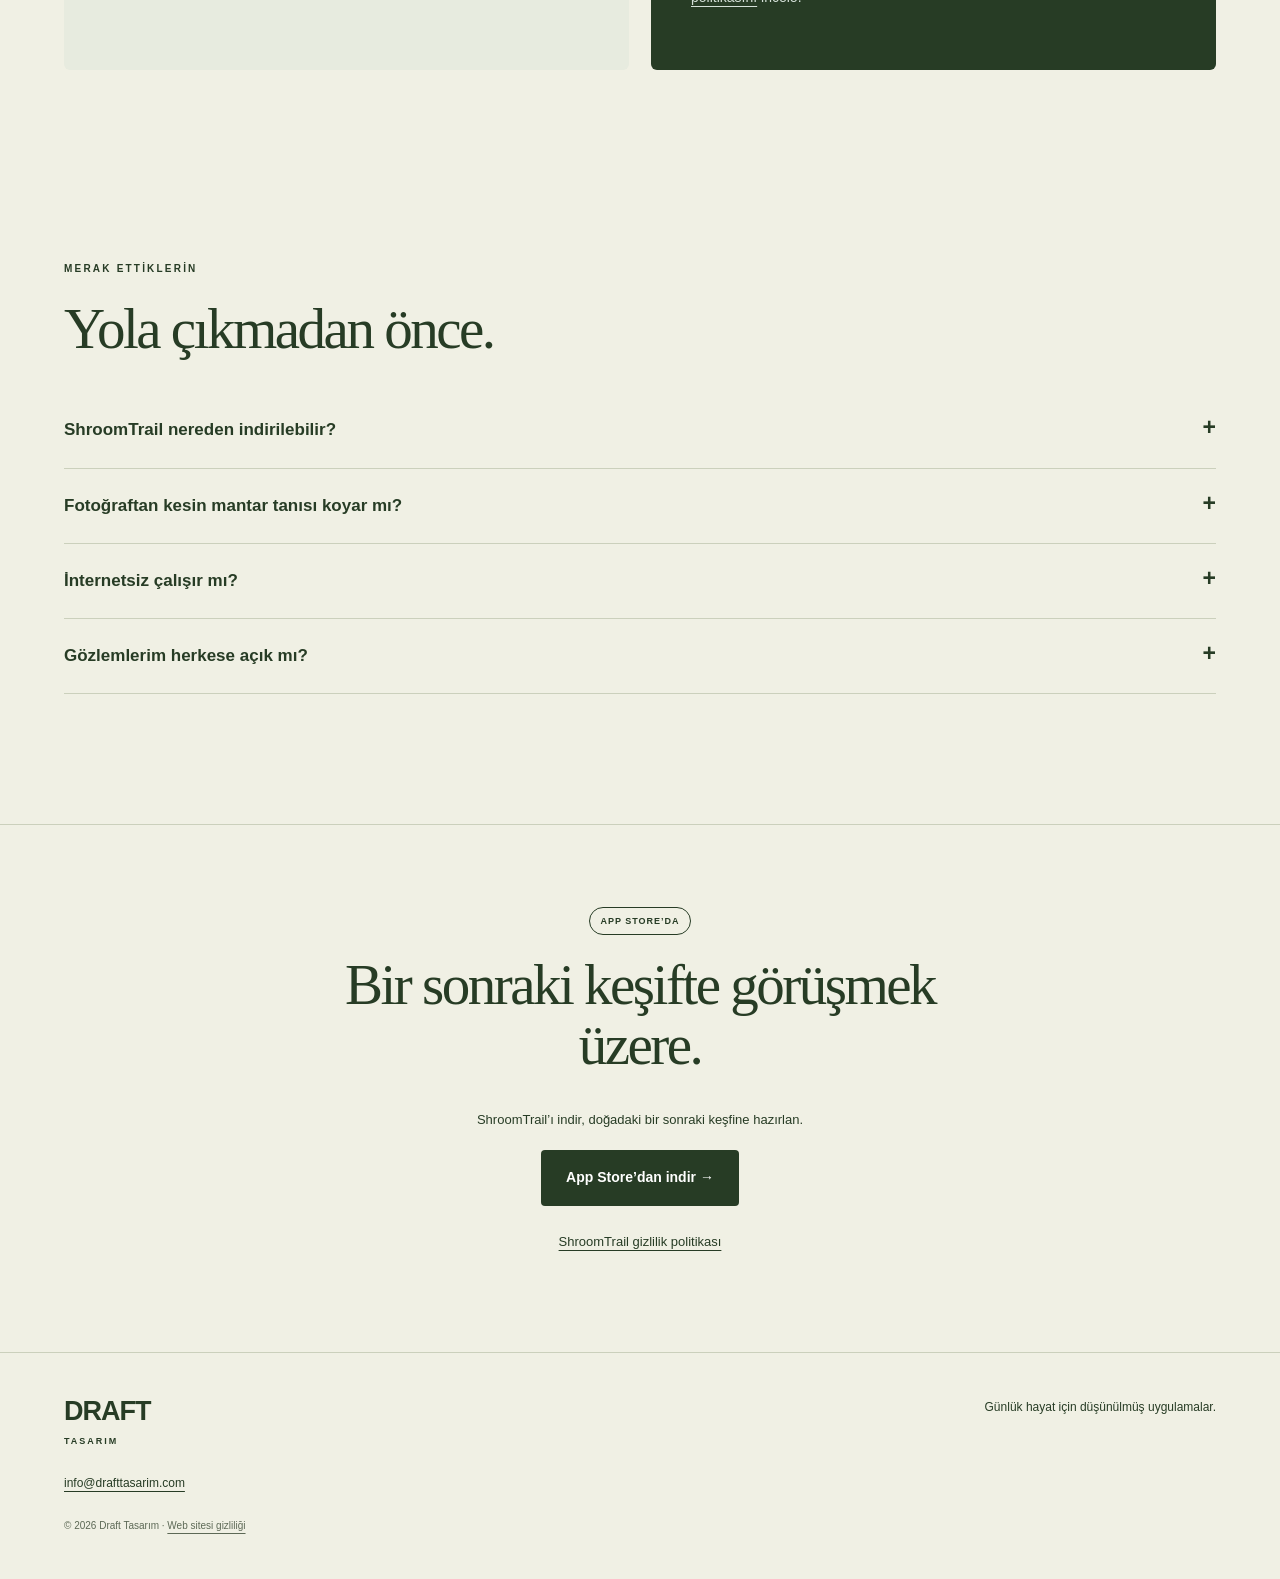
<file: shroomtrail/index.html>
<!doctype html><html lang="tr"><head><meta charset="utf-8"><meta name="viewport" content="width=device-width,initial-scale=1"><title>ShroomTrail — Mantar Atlası ve Kişisel Saha Günlüğü</title><meta name="description" content="500 tür ve 1199 fotoğraflı çevrimdışı rehber, kişisel gözlemler ve indirilebilir haritalar. Ücretsiz keşif; tek seferlik ShroomTrail Pro ile fotoğraf değerlendirme ve AR. App Store’da."><link rel="canonical" href="https://drafttasarim.github.io/shroomtrail/"><meta property="og:title" content="ShroomTrail — Mantar Atlası ve Kişisel Saha Günlüğü"><meta property="og:description" content="500 tür ve 1199 fotoğraflı çevrimdışı rehber, kişisel gözlemler ve indirilebilir haritalar. Ücretsiz keşif; tek seferlik ShroomTrail Pro ile fotoğraf değerlendirme ve AR. App Store’da."><meta property="og:type" content="website"><meta property="og:url" content="https://drafttasarim.github.io/shroomtrail/"><meta name="theme-color" content="#163d38"><link rel="stylesheet" href="/assets/site.css"><link rel="stylesheet" href="/shroomtrail/development.css"></head><body class="forest"><a class="skip" href="#main">İçeriğe geç</a><header><a class="brand" href="/">DRAFT<span>TASARIM / UYGULAMALAR</span></a><nav aria-label="Ana menü"><a href="/#uygulamalar">Uygulamalar</a><a href="mailto:info@drafttasarim.com">İletişim</a></nav></header><main id="main">
<section class="development-banner" id="gelistirme" aria-labelledby="gelistirme-baslik">
  <div class="development-intro">
    <h2 id="gelistirme-baslik">ShroomTrail gelişmeye devam ediyor.</h2>
    <p>Rehberi ve fotoğrafla tanımayı geliştirmek için her gün çalışıyoruz.</p>
  </div>
  <div class="development-areas">
    <div class="development-area">
      <h3>Tür rehberi</h3>
      <p>Yeni mantar türleri, referans fotoğrafları ve saha bilgileri ekliyoruz.</p>
    </div>
    <div class="development-area">
      <h3>Fotoğrafla tanıma</h3>
      <p>Daha fazla türü fotoğraftan değerlendirmek için modeli yeni örneklerle test ediyoruz.</p>
    </div>
  </div>
</section>
<div class="appname"><img src="/assets/shroomtrail/icon.png" alt="" width="56" height="56"><div>ShroomTrail<small>Doğayı merak edenler için · App Store’da</small></div></div><section class="hero"><div><p class="eyebrow">KİŞİSEL MANTAR VE SAHA REHBERİN</p><h1>Merakla bak.<br><em>İzini kaydet.</em></h1><p class="lead">Türleri keşfet, gözlemlerini biriktir, bir sonraki yürüyüşüne hazırlan. ShroomTrail doğadaki merakına eşlik eder.</p><div class="actions"><a class="button" href="https://apps.apple.com/tr/app/shroomtrail/id6829562126">App Store’dan indir →</a><a class="textlink" href="#kesfet">ShroomTrail’ı keşfet</a></div><p class="fine">App Store’da · Ücretsiz indir, istersen tek seferlik Pro ile genişlet</p></div><div class="hero-art"><span class="orbit-label">Bir yürüyüş.<br>Bir sürü yeni soru.</span><img class="phone hero-phone" src="/assets/shroomtrail/guide.jpg" width="430" height="932" alt="ShroomTrail gerçek saha rehberi ekranı"><div class="note">Doğayı tanımaya<br><em>bir adım daha yakın.</em></div></div></section><div class="ribbon"><span>500 türlük rehber.</span><span>Kendi gözlem günlüğün.</span><span>Çevrimdışı keşif.</span></div>
<section class="section split" id="kesfet"><div><p class="eyebrow">DOĞADA DAHA DİKKATLİ BAK</p><h2>Tek kareden<br>fazlasını gör.</h2><p>Şapka, alt yüzey ve sap. Saha rehberi, gözlem sırasında hangi ayrıntılara bakabileceğini anlatır. Bir fotoğrafın anlatamadığını fark etmene yardımcı olur.</p><ol class="steps"><li><b>01 / Ayrıntıları gözle</b><span>Rehberle farklı açıları ve ayırt edici özellikleri incele.</span></li><li><b>02 / Notunu tut</b><span>Fotoğraf, tarih ve istersen konumla kişisel gözlem oluştur.</span></li><li><b>03 / Sonra yeniden dön</b><span>Günlüğünü ve favori türlerini cihazında bul.</span></li></ol></div><div class="screen-stage"><img class="phone" src="/assets/shroomtrail/angles.jpg" loading="lazy" width="430" height="932" alt="ShroomTrail üç açıdan fotoğraf çekme rehberi"><span class="caption">Gerçek geliştirme sürümü ekranı</span></div></section>
<section class="section"><p class="eyebrow">SAHAYA HAZIRLIK</p><h2>Cebinde küçük<br>bir keşif defteri.</h2><div class="feature-grid"><article><span class="number">01</span><h3>500 türlük atlas</h3><p>500 türü ve 1199 referans fotoğrafını çevrimdışı incele. Halk arasındaki adları, ayırt edici özellikleri ve benzer türleri keşfet. Favorilerini sakla.</p></article><article><span class="number">02</span><h3>Kişisel gözlemler</h3><p>Fotoğraflarını ve notlarını cihazındaki günlükte bir araya getir. Konum eklemek sana bağlı.</p></article><article><span class="number">03</span><h3>Harita ve 3B keşif</h3><p>Harita bölgelerini önceden indir, kişisel pinlerini ve gözlemlerini sakla. Pro ile tür biçimlerini AR ortamında incele.</p></article></div></section>
<section class="section split"><div class="screen-stage"><img class="phone" src="/assets/shroomtrail/result.jpg" loading="lazy" width="430" height="932" alt="ShroomTrail belirsiz sonuç ekranı: Bu mantarı tanımlayamadık"><span class="caption">Belirsiz sonuç, kesin tanı olarak sunulmaz.</span></div><div><p class="eyebrow">MERAKIN YANINDA DİKKAT DE VAR</p><h2>Her fotoğraf<br>bir cevap vermez.</h2><p>Pro fotoğraf değerlendirmesi, üstten çekimi yan ve mümkünse alt yüzey görüntüleriyle birlikte cihazında inceler. Tanıma modeli 100 tür etiketiyle sınırlıdır; rehberdeki 500 türün tümünü tanıdığı anlamına gelmez. Değerlendirme yanılabilir; belirsiz sonuçta uygulama tanımlayamadığını açıkça belirtir.</p><div class="notice"><strong>Bir rehber, tüketim onayı değil.</strong><p>Yabani mantarları yalnızca uygulama veya fotoğraf sonucuna dayanarak tüketme. Yerel bir uzmandan doğrulama al.</p></div></div></section>
<section class="section"><p class="eyebrow">SANA UYGUN KEŞİF</p><h2>Rehber ücretsiz.<br>Pro tek seferlik.</h2><div class="two-cards"><article class="feature-panel"><span class="badge">ÜCRETSİZ</span><h3>Keşfet, Rehber, Haritam ve Profil</h3><p>Tür rehberini incele, favorilerini belirle ve kişisel haritanı kullan. Ücretsiz bölümler için Pro satın alman gerekmez.</p></article><article class="feature-panel dark"><span class="badge">SHROOMTRAIL PRO</span><h3>Fotoğraf değerlendirme ve AR</h3><p>Pro, mantar fotoğraflarını cihazda değerlendirmeyi ve AR araçlarını açar. Tek seferlik satın almadır; abonelik veya ücretsiz deneme yoktur. Türkiye fiyatı 99,99 TL; ABD temel fiyatı 2,99 ABD dolarıdır. Diğer ülkelerdeki yerel fiyatı Apple satın alma ekranında görürsün.</p><p>İlk satın alma ve satın almayı geri yükleme internet gerektirir. Doğaya çıkmadan önce Pro erişimini ve haritalarını hazırla.</p></article></div><p class="fine">Alan tarama modeli bu sürümde hazır değildir; çalışan bir Pro özelliği olarak sunulmaz.</p></section>
<section class="section"><div class="two-cards"><article class="feature-panel"><span class="badge">ÇEVRİMDIŞI</span><h3>Cihazındaki keşif alanı</h3><p>Tür rehberi ve kişisel gözlem kayıtları cihazında çalışır. Pro erişimi açıldıktan sonra fotoğraf değerlendirme de cihazda yapılır. Harita bölgelerini bağlantı varken önceden indir.</p></article><article class="feature-panel dark"><span class="badge">İNTERNET GEREKTİRİR</span><h3>Haritaları önceden hazırla</h3><p>Harita indirmeleri, Apple yer araması, çevrim içi uydu, satın alma ve geri yükleme ile isteğe bağlı sürüm kontrolü bağlantı kullanır. Harita sağlayıcıları IP adresi ve istenen bölge gibi bağlantı bilgilerini işleyebilir. Kişisel günlük ve gözlem fotoğrafları geliştirici sunucusuna yüklenmez. Ayrıntılar için <a href="/ShroomTrail-privacy/">gizlilik politikasını</a> incele.</p></article></div></section>
<section class="section"><p class="eyebrow">MERAK ETTİKLERİN</p><h2>Yola çıkmadan önce.</h2><div class="faq"><details><summary>ShroomTrail nereden indirilebilir?</summary><p>ShroomTrail’ı App Store’dan indirebilirsin. Keşfet, Rehber, Haritam ve Profil ücretsizdir; fotoğraf değerlendirme ve AR, tek seferlik ShroomTrail Pro satın almasıyla açılır.</p></details><details><summary>Fotoğraftan kesin mantar tanısı koyar mı?</summary><p>Hayır. Fotoğraf değerlendirmesi yanılabilir; belirsiz sonuçta uygulama tanımlayamadığını açıkça belirtir. Sonuçlar tüketim onayı değildir. Yabani mantarları yalnızca uygulama veya fotoğraf sonucuna dayanarak tüketme; yerel bir uzmandan doğrulama al.</p></details><details><summary>İnternetsiz çalışır mı?</summary><p>Tür rehberi ve cihazındaki gözlem kayıtları çevrimdışı kullanılabilir. Pro erişimi açıldıktan sonra fotoğraf değerlendirme ve AR de cihazda çalışır. Harita bölgesini önceden indirmelisin. İlk Pro satın alması, satın almayı geri yükleme, çevrim içi uydu, Apple yer araması ve ilk harita indirmeleri bağlantı gerektirir.</p></details><details><summary>Gözlemlerim herkese açık mı?</summary><p>Hayır. Kişisel günlük kayıtları cihazında saklanır. Konumu isteğe bağlı ekleyebilirsin. Fotoğraflar’a kaydettiğin veya dışarı paylaştığın kopyalar ise seçtiğin hedefin kurallarına tabidir.</p></details></div></section><section class="endnote"><span class="badge">APP STORE’DA</span><h2>Bir sonraki keşifte görüşmek üzere.</h2><p>ShroomTrail’ı indir, doğadaki bir sonraki keşfine hazırlan.</p><a class="button" href="https://apps.apple.com/tr/app/shroomtrail/id6829562126">App Store’dan indir →</a><p><a href="/ShroomTrail-privacy/">ShroomTrail gizlilik politikası</a></p></section></main><footer><a class="brand" href="/">DRAFT<span>TASARIM</span></a><p>Günlük hayat için düşünülmüş uygulamalar.</p><a href="mailto:info@drafttasarim.com">info@drafttasarim.com</a><small>© 2026 Draft Tasarım · <a href="/gizlilik/">Web sitesi gizliliği</a></small></footer><script src="/assets/site.js" defer></script></body></html>
</file>
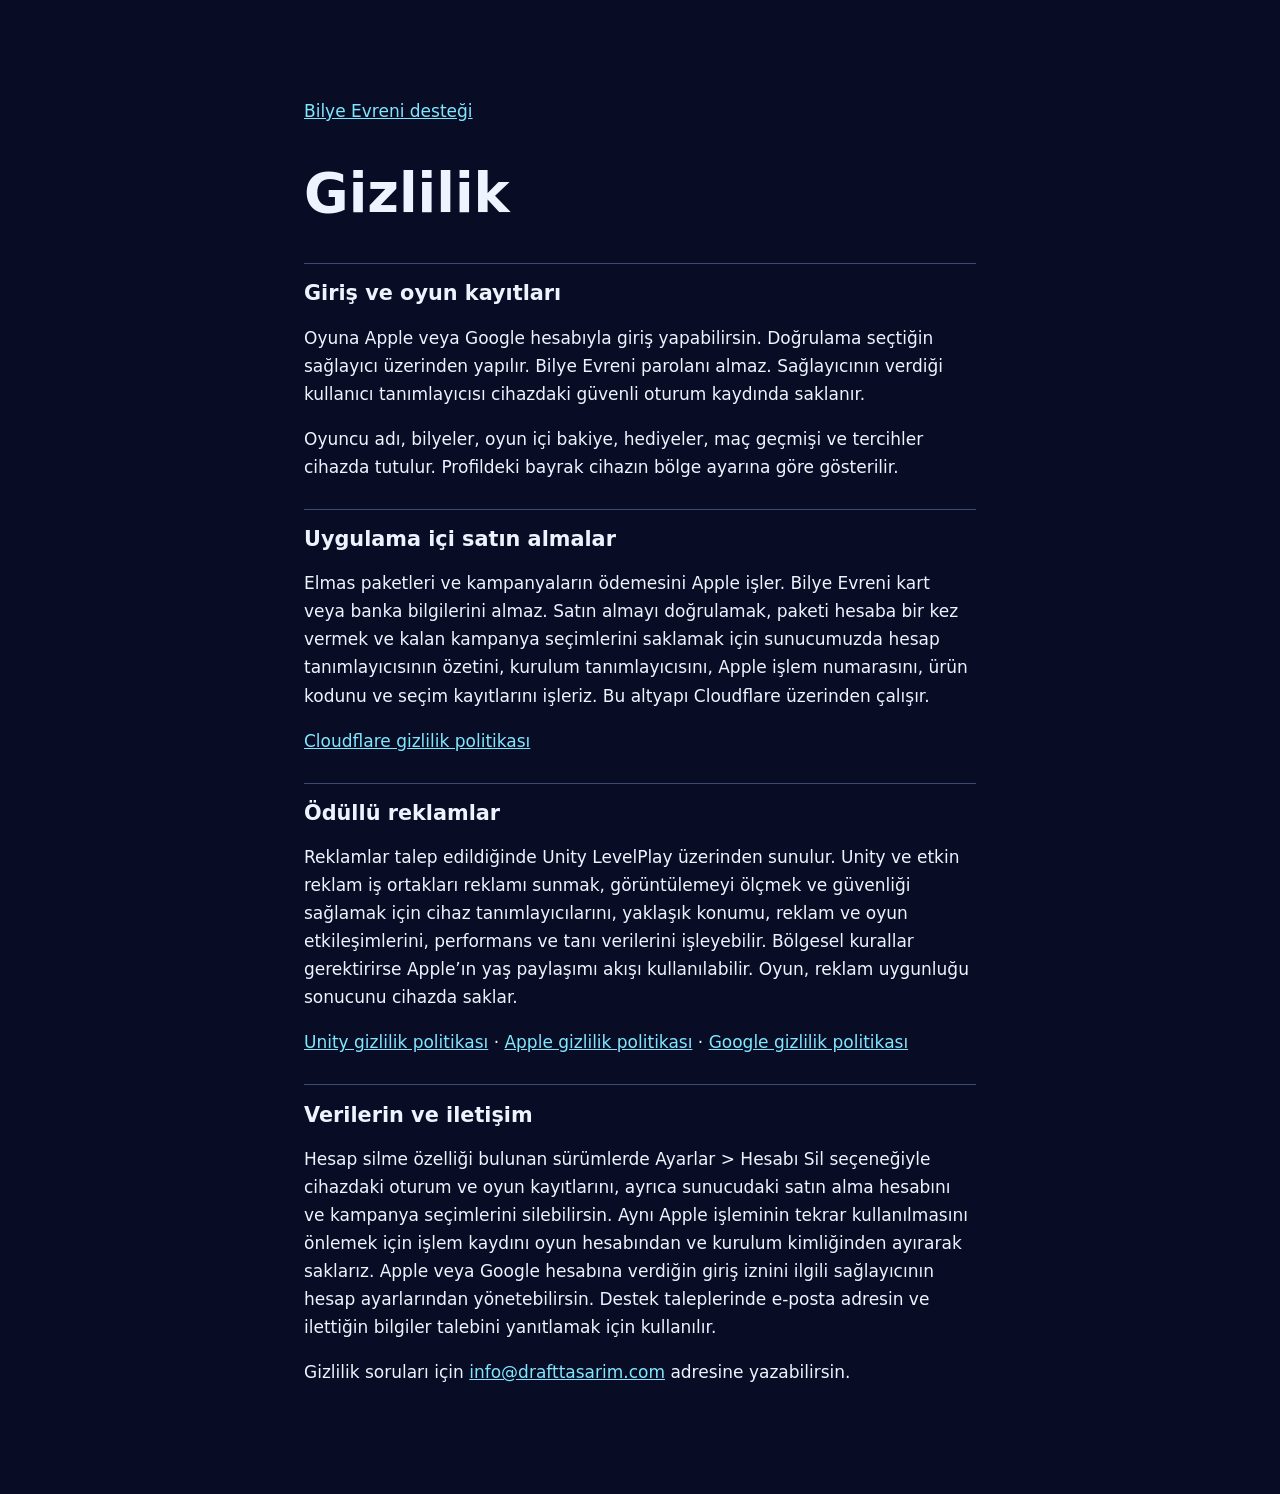
<file: bilye-evreni/gizlilik/index.html>
<!doctype html>
<html lang="tr">
<meta charset="utf-8">
<meta name="viewport" content="width=device-width,initial-scale=1">
<title>Bilye Evreni | Gizlilik</title>
<meta name="description" content="Bilye Evreni giriş, oyun kayıtları, satın alma ve ödüllü reklamlarla ilgili gizlilik bilgisi.">
<link rel="canonical" href="https://drafttasarim.github.io/bilye-evreni/gizlilik/">
<style>
:root{color-scheme:dark}body{margin:0;background:#080d25;color:#eef4ff;font:17px/1.65 system-ui,sans-serif}
main{max-width:42rem;margin:auto;padding:clamp(2rem,7vw,5rem) 1.25rem}
h1,h2{line-height:1.2}h1{font-size:clamp(2rem,6vw,3.4rem)}h2{font-size:1.3rem}
section{margin:1.75rem 0;border-top:1px solid #3d4a77}a{color:#81e7ff}
</style>
<main>
<p><a href="../">Bilye Evreni desteği</a></p>
<h1>Gizlilik</h1>
<section>
<h2>Giriş ve oyun kayıtları</h2>
<p>Oyuna Apple veya Google hesabıyla giriş yapabilirsin. Doğrulama seçtiğin sağlayıcı üzerinden yapılır. Bilye Evreni parolanı almaz. Sağlayıcının verdiği kullanıcı tanımlayıcısı cihazdaki güvenli oturum kaydında saklanır.</p>
<p>Oyuncu adı, bilyeler, oyun içi bakiye, hediyeler, maç geçmişi ve tercihler cihazda tutulur. Profildeki bayrak cihazın bölge ayarına göre gösterilir.</p>
</section>
<section>
<h2>Uygulama içi satın almalar</h2>
<p>Elmas paketleri ve kampanyaların ödemesini Apple işler. Bilye Evreni kart veya banka bilgilerini almaz. Satın almayı doğrulamak, paketi hesaba bir kez vermek ve kalan kampanya seçimlerini saklamak için sunucumuzda hesap tanımlayıcısının özetini, kurulum tanımlayıcısını, Apple işlem numarasını, ürün kodunu ve seçim kayıtlarını işleriz. Bu altyapı Cloudflare üzerinden çalışır.</p>
<p><a href="https://www.cloudflare.com/privacypolicy/">Cloudflare gizlilik politikası</a></p>
</section>
<section>
<h2>Ödüllü reklamlar</h2>
<p>Reklamlar talep edildiğinde Unity LevelPlay üzerinden sunulur. Unity ve etkin reklam iş ortakları reklamı sunmak, görüntülemeyi ölçmek ve güvenliği sağlamak için cihaz tanımlayıcılarını, yaklaşık konumu, reklam ve oyun etkileşimlerini, performans ve tanı verilerini işleyebilir. Bölgesel kurallar gerektirirse Apple’ın yaş paylaşımı akışı kullanılabilir. Oyun, reklam uygunluğu sonucunu cihazda saklar.</p>
<p><a href="https://unity.com/legal/privacy-policy">Unity gizlilik politikası</a> · <a href="https://www.apple.com/legal/privacy/">Apple gizlilik politikası</a> · <a href="https://policies.google.com/privacy">Google gizlilik politikası</a></p>
</section>
<section>
<h2>Verilerin ve iletişim</h2>
<p>Hesap silme özelliği bulunan sürümlerde Ayarlar > Hesabı Sil seçeneğiyle cihazdaki oturum ve oyun kayıtlarını, ayrıca sunucudaki satın alma hesabını ve kampanya seçimlerini silebilirsin. Aynı Apple işleminin tekrar kullanılmasını önlemek için işlem kaydını oyun hesabından ve kurulum kimliğinden ayırarak saklarız. Apple veya Google hesabına verdiğin giriş iznini ilgili sağlayıcının hesap ayarlarından yönetebilirsin. Destek taleplerinde e-posta adresin ve ilettiğin bilgiler talebini yanıtlamak için kullanılır.</p>
<p>Gizlilik soruları için <a href="mailto:info@drafttasarim.com?subject=Bilye%20Evreni%20gizlilik">info@drafttasarim.com</a> adresine yazabilirsin.</p>
</section>
</main>
</html>
</file>
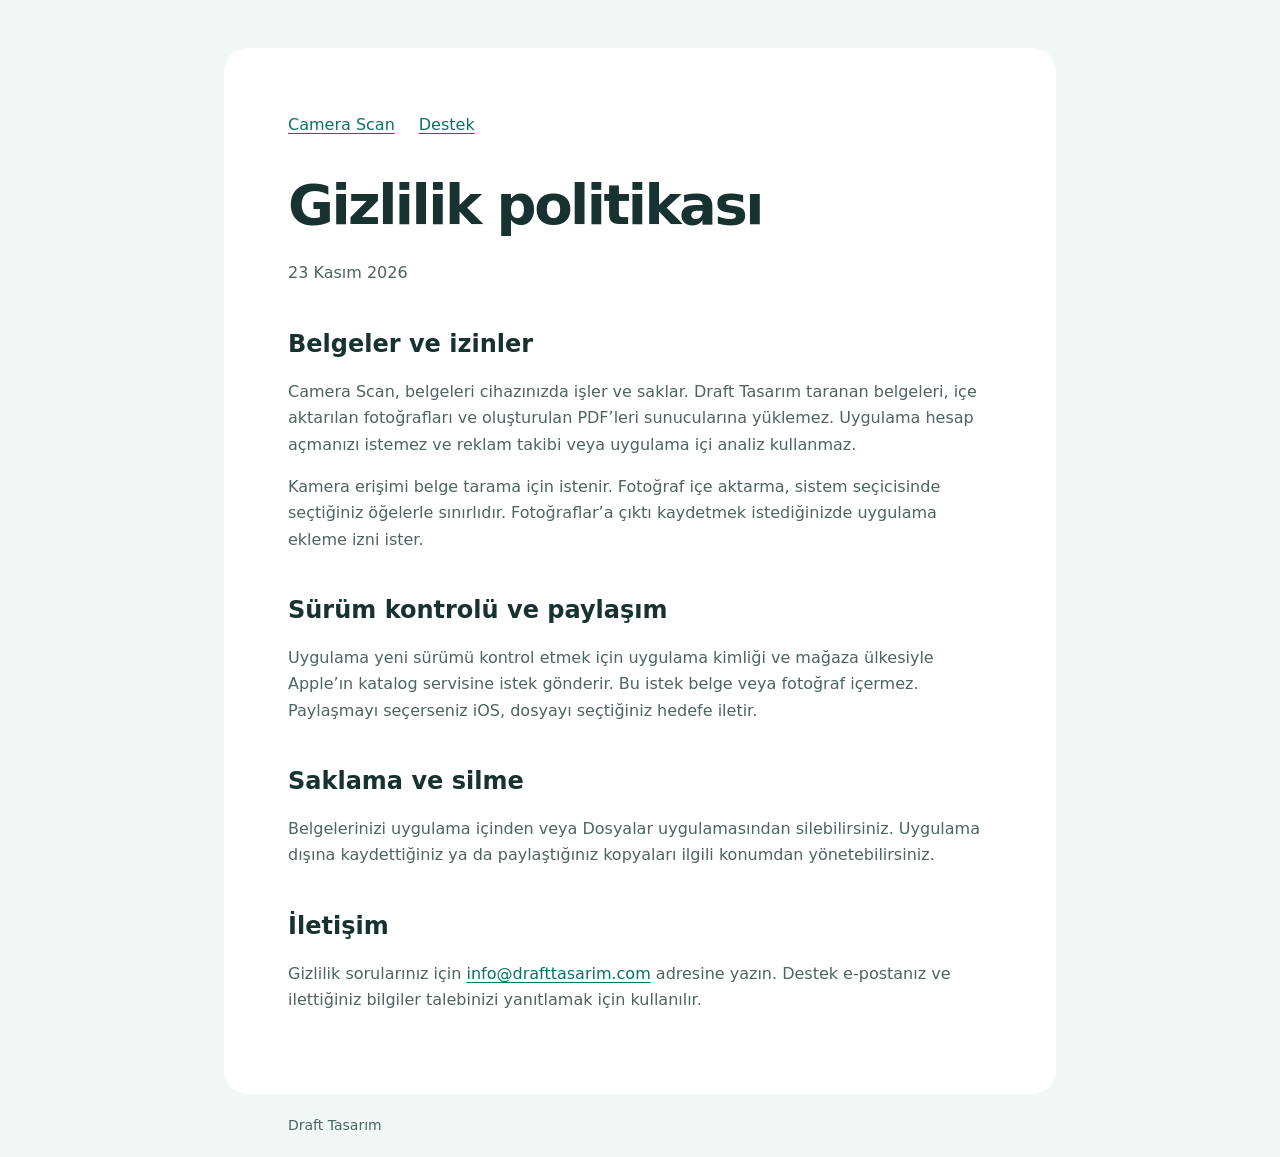
<file: camera-scan/privacy/index.html>
<!doctype html>
<html lang="tr"><head><meta charset="utf-8"><meta name="viewport" content="width=device-width,initial-scale=1"><meta name="description" content="Camera Scan: A4 PDF uygulamasının gizlilik politikası."><title>Camera Scan Gizlilik Politikası</title><link rel="stylesheet" href="../style.css"></head>
<body><main><nav aria-label="Uygulama bağlantıları"><a href="../">Camera Scan</a><a href="../support/">Destek</a></nav><h1>Gizlilik politikası</h1><p>23 Kasım 2026</p>
<h2>Belgeler ve izinler</h2><p>Camera Scan, belgeleri cihazınızda işler ve saklar. Draft Tasarım taranan belgeleri, içe aktarılan fotoğrafları ve oluşturulan PDF’leri sunucularına yüklemez. Uygulama hesap açmanızı istemez ve reklam takibi veya uygulama içi analiz kullanmaz.</p>
<p>Kamera erişimi belge tarama için istenir. Fotoğraf içe aktarma, sistem seçicisinde seçtiğiniz öğelerle sınırlıdır. Fotoğraflar’a çıktı kaydetmek istediğinizde uygulama ekleme izni ister.</p>
<h2>Sürüm kontrolü ve paylaşım</h2><p>Uygulama yeni sürümü kontrol etmek için uygulama kimliği ve mağaza ülkesiyle Apple’ın katalog servisine istek gönderir. Bu istek belge veya fotoğraf içermez. Paylaşmayı seçerseniz iOS, dosyayı seçtiğiniz hedefe iletir.</p>
<h2>Saklama ve silme</h2><p>Belgelerinizi uygulama içinden veya Dosyalar uygulamasından silebilirsiniz. Uygulama dışına kaydettiğiniz ya da paylaştığınız kopyaları ilgili konumdan yönetebilirsiniz.</p>
<h2>İletişim</h2><p>Gizlilik sorularınız için <a href="mailto:info@drafttasarim.com">info@drafttasarim.com</a> adresine yazın. Destek e-postanız ve ilettiğiniz bilgiler talebinizi yanıtlamak için kullanılır.</p>
</main><footer>Draft Tasarım</footer></body></html>
</file>
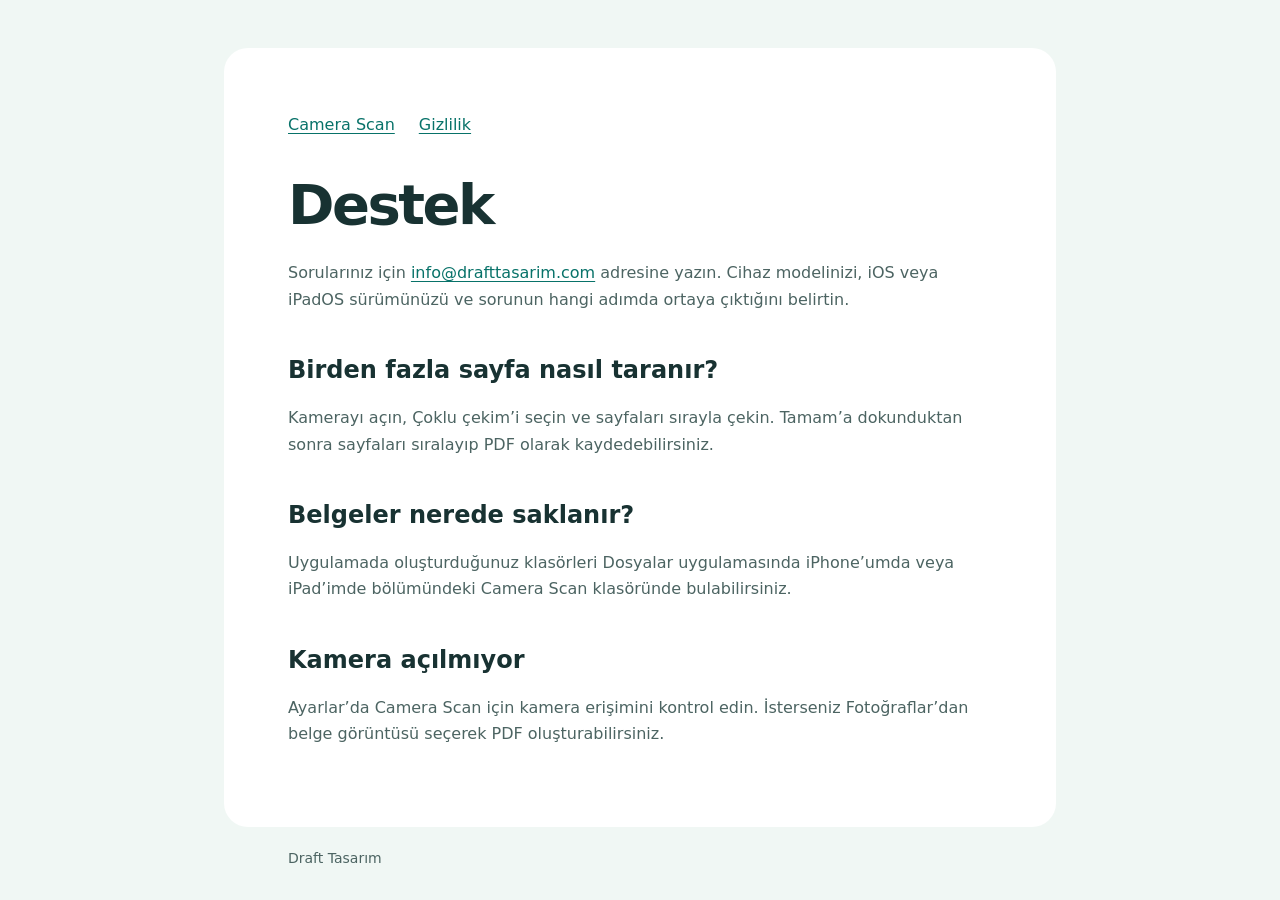
<file: camera-scan/support/index.html>
<!doctype html>
<html lang="tr"><head><meta charset="utf-8"><meta name="viewport" content="width=device-width,initial-scale=1"><meta name="description" content="Camera Scan: A4 PDF için destek ve kullanım bilgileri."><title>Camera Scan Destek</title><link rel="stylesheet" href="../style.css"></head>
<body><main><nav aria-label="Uygulama bağlantıları"><a href="../">Camera Scan</a><a href="../privacy/">Gizlilik</a></nav><h1>Destek</h1>
<p>Sorularınız için <a href="mailto:info@drafttasarim.com">info@drafttasarim.com</a> adresine yazın. Cihaz modelinizi, iOS veya iPadOS sürümünüzü ve sorunun hangi adımda ortaya çıktığını belirtin.</p>
<h2>Birden fazla sayfa nasıl taranır?</h2><p>Kamerayı açın, Çoklu çekim’i seçin ve sayfaları sırayla çekin. Tamam’a dokunduktan sonra sayfaları sıralayıp PDF olarak kaydedebilirsiniz.</p>
<h2>Belgeler nerede saklanır?</h2><p>Uygulamada oluşturduğunuz klasörleri Dosyalar uygulamasında iPhone’umda veya iPad’imde bölümündeki Camera Scan klasöründe bulabilirsiniz.</p>
<h2>Kamera açılmıyor</h2><p>Ayarlar’da Camera Scan için kamera erişimini kontrol edin. İsterseniz Fotoğraflar’dan belge görüntüsü seçerek PDF oluşturabilirsiniz.</p>
</main><footer>Draft Tasarım</footer></body></html>
</file>
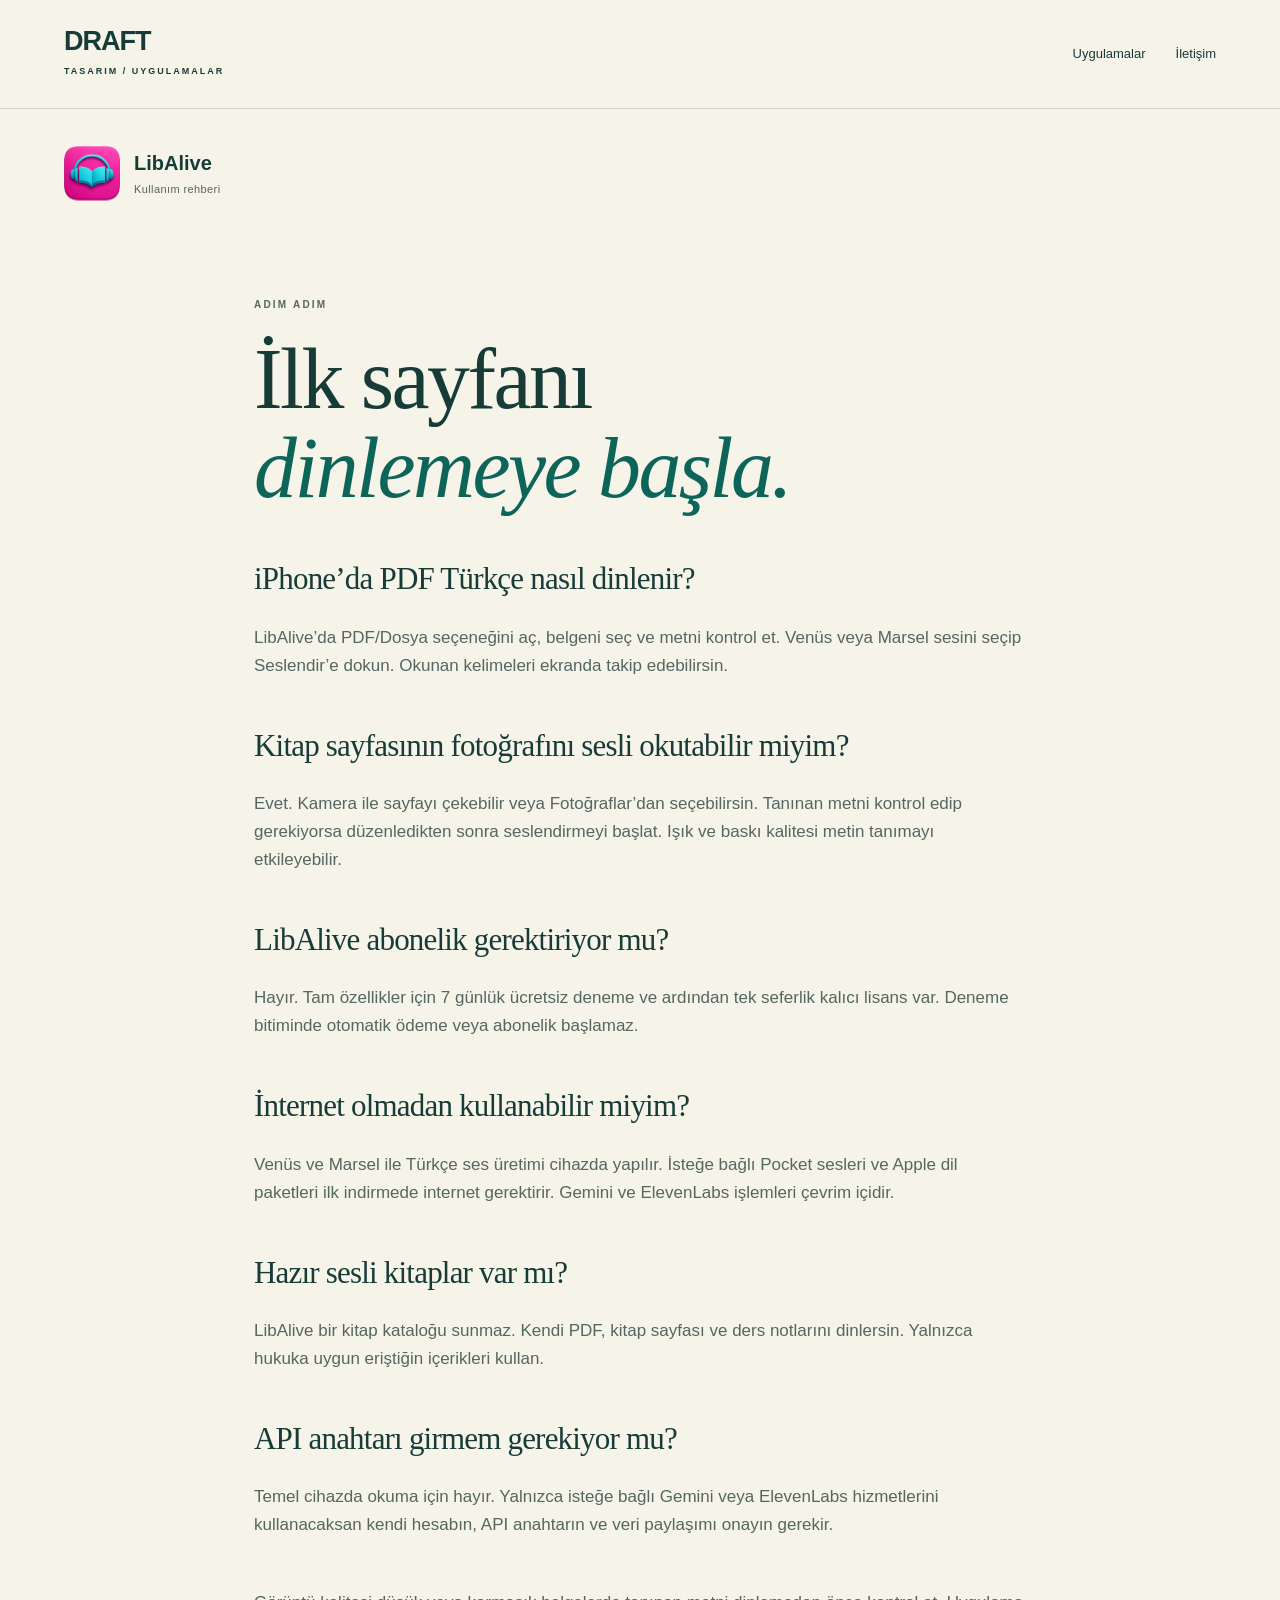
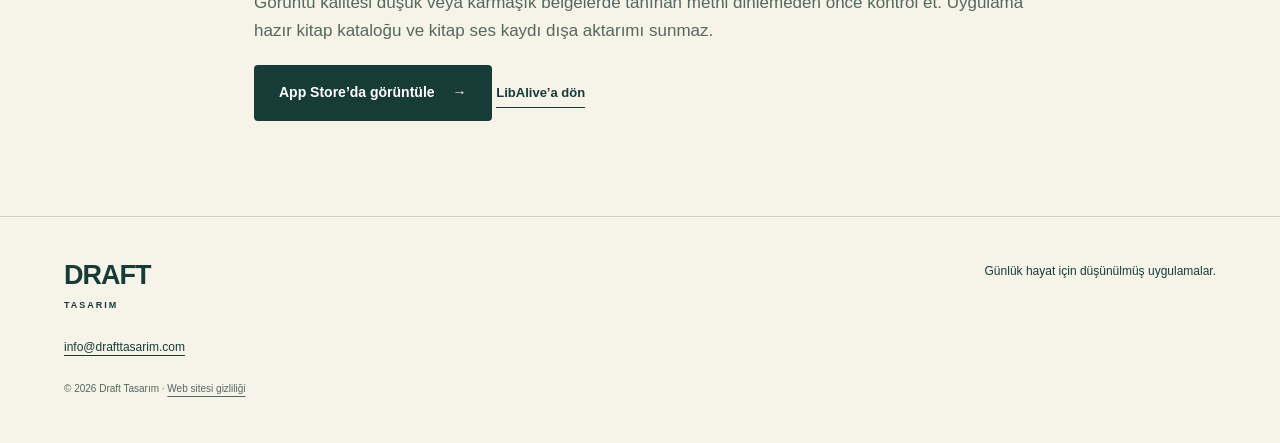
<file: libalive/rehber/index.html>
<!doctype html><html lang="tr"><head><meta charset="utf-8"><meta name="viewport" content="width=device-width,initial-scale=1"><title>LibAlive Kullanım Rehberi — iPhone’da Türkçe PDF Dinle</title><meta name="description" content="PDF açma, kitap sayfası fotoğraflama ve aboneliksiz Türkçe sesli okumaya başlama adımları."><link rel="canonical" href="https://drafttasarim.github.io/libalive/rehber/"><meta property="og:title" content="LibAlive Kullanım Rehberi — iPhone’da Türkçe PDF Dinle"><meta property="og:description" content="PDF açma, kitap sayfası fotoğraflama ve aboneliksiz Türkçe sesli okumaya başlama adımları."><meta property="og:type" content="website"><meta property="og:url" content="https://drafttasarim.github.io/libalive/rehber/"><meta name="theme-color" content="#163d38"><link rel="stylesheet" href="/assets/site.css"></head><body class=""><a class="skip" href="#main">İçeriğe geç</a><header><a class="brand" href="/">DRAFT<span>TASARIM / UYGULAMALAR</span></a><nav aria-label="Ana menü"><a href="/#uygulamalar">Uygulamalar</a><a href="mailto:info@drafttasarim.com">İletişim</a></nav></header><main id="main"><div class="appname"><img src="/assets/libalive/icon.png" alt="" width="56" height="56"><div>LibAlive<small>Kullanım rehberi</small></div></div><section class="section article"><p class="eyebrow">ADIM ADIM</p><h1>İlk sayfanı<br><em>dinlemeye başla.</em></h1><article><h2>iPhone’da PDF Türkçe nasıl dinlenir?</h2><p>LibAlive’da PDF/Dosya seçeneğini aç, belgeni seç ve metni kontrol et. Venüs veya Marsel sesini seçip Seslendir’e dokun. Okunan kelimeleri ekranda takip edebilirsin.</p></article><article><h2>Kitap sayfasının fotoğrafını sesli okutabilir miyim?</h2><p>Evet. Kamera ile sayfayı çekebilir veya Fotoğraflar’dan seçebilirsin. Tanınan metni kontrol edip gerekiyorsa düzenledikten sonra seslendirmeyi başlat. Işık ve baskı kalitesi metin tanımayı etkileyebilir.</p></article><article><h2>LibAlive abonelik gerektiriyor mu?</h2><p>Hayır. Tam özellikler için 7 günlük ücretsiz deneme ve ardından tek seferlik kalıcı lisans var. Deneme bitiminde otomatik ödeme veya abonelik başlamaz.</p></article><article><h2>İnternet olmadan kullanabilir miyim?</h2><p>Venüs ve Marsel ile Türkçe ses üretimi cihazda yapılır. İsteğe bağlı Pocket sesleri ve Apple dil paketleri ilk indirmede internet gerektirir. Gemini ve ElevenLabs işlemleri çevrim içidir.</p></article><article><h2>Hazır sesli kitaplar var mı?</h2><p>LibAlive bir kitap kataloğu sunmaz. Kendi PDF, kitap sayfası ve ders notlarını dinlersin. Yalnızca hukuka uygun eriştiğin içerikleri kullan.</p></article><article><h2>API anahtarı girmem gerekiyor mu?</h2><p>Temel cihazda okuma için hayır. Yalnızca isteğe bağlı Gemini veya ElevenLabs hizmetlerini kullanacaksan kendi hesabın, API anahtarın ve veri paylaşımı onayın gerekir.</p></article><p>Görüntü kalitesi düşük veya karmaşık belgelerde tanınan metni dinlemeden önce kontrol et. Uygulama hazır kitap kataloğu ve kitap ses kaydı dışa aktarımı sunmaz.</p><a class="button" href="https://apps.apple.com/tr/app/id6821736847">App Store’da görüntüle<span aria-hidden="true"> →</span></a> <a class="textlink" href="/libalive/">LibAlive’a dön</a></section></main><footer><a class="brand" href="/">DRAFT<span>TASARIM</span></a><p>Günlük hayat için düşünülmüş uygulamalar.</p><a href="mailto:info@drafttasarim.com">info@drafttasarim.com</a><small>© 2026 Draft Tasarım · <a href="/gizlilik/">Web sitesi gizliliği</a></small></footer><script src="/assets/site.js" defer></script></body></html>
</file>
<file: assets/site.css>
@charset "UTF-8";
:root{--paper:#f6f3e9;--ink:#173c38;--muted:#546760;--accent:#0d6559;--line:#ccd2c5;--wash:#dde8da;--serif:Georgia,'Times New Roman',serif;--sans:-apple-system,BlinkMacSystemFont,'Segoe UI',sans-serif}*{box-sizing:border-box}html{scroll-behavior:smooth;scroll-padding-top:28px}body{margin:0;background:var(--paper);color:var(--ink);font-family:var(--sans);font-size:17px;line-height:1.65}a{color:inherit;text-underline-offset:4px}a:hover{color:var(--accent)}button,a,audio,summary{outline-offset:6px}a:focus-visible,summary:focus-visible{outline:3px solid #c6753e}.skip{position:absolute;top:-100px;left:24px;z-index:10;background:white;padding:12px}.skip:focus{top:12px}header,main,footer{max-width:1280px;margin:auto}header{display:flex;align-items:center;justify-content:space-between;padding:28px 5%;border-bottom:1px solid var(--line)}.brand{text-decoration:none;font-size:27px;line-height:1;font-weight:850;letter-spacing:-1px}.brand span{display:block;font-size:9px;letter-spacing:2px;line-height:2;margin-top:7px}nav{display:flex;gap:30px;font-size:13px}nav a{text-decoration:none}.appname{display:flex;align-items:center;gap:14px;padding:36px 5% 0;font-weight:700;font-size:20px}.appname img{border-radius:14px;object-fit:contain}.appname small{display:block;font-size:11px;color:var(--muted);font-weight:400;letter-spacing:.4px}.hero{display:grid;grid-template-columns:1.05fr .95fr;gap:4%;align-items:center;padding:38px 5% 75px;min-height:770px;overflow:hidden}.eyebrow{font-size:10px;letter-spacing:2.2px;font-weight:750;line-height:1.7;margin:0 0 22px}h1,h2{font-family:var(--serif);font-weight:400;letter-spacing:-2.5px;line-height:1.04;margin:0 0 28px}h1{font-size:clamp(50px,6.7vw,88px)}h2{font-size:clamp(36px,4.6vw,57px)}h3{font-size:22px;font-weight:550;line-height:1.3;letter-spacing:-.5px;margin:20px 0 12px}em{font-weight:400;color:var(--accent)}p{margin:0 0 20px}.lead{font-size:19px;line-height:1.8;max-width:490px;color:var(--muted)}.actions{display:flex;align-items:center;gap:24px;flex-wrap:wrap;margin-top:30px}.button{display:inline-flex;gap:18px;align-items:center;justify-content:space-between;background:var(--ink);color:#fff;text-decoration:none;padding:16px 25px;border-radius:4px;font-size:14px;font-weight:600;transition:background .2s,transform .2s}.button:hover{background:var(--accent);color:#fff;transform:translateY(-2px)}.textlink{display:inline-block;font-size:13px;font-weight:600;text-decoration:none;border-bottom:1px solid currentColor;padding-bottom:3px}.fine{font-size:11px;line-height:1.8;color:var(--muted);margin:17px 0}.mini-tags{display:flex;gap:8px;margin-top:28px;flex-wrap:wrap}.mini-tags span,.badge{display:inline-block;font-size:9px;font-weight:650;letter-spacing:1px;border:1px solid currentColor;padding:6px 10px;border-radius:30px}.hero-art{position:relative;display:flex;align-items:center;justify-content:center;padding:32px 30px;background:var(--wash);border-radius:180px 180px 12px 12px;min-height:610px;margin:0 12px}.phone{display:block;width:235px;max-width:100%;height:auto;border:7px solid #1c2520;border-radius:30px;box-shadow:0 20px 55px #102a2526}.hero-phone{width:240px;transform:rotate(5deg);position:relative;z-index:1}.orbit-label{position:absolute;left:-17px;top:34px;font-family:var(--serif);font-style:italic;font-size:19px;line-height:1.2;transform:rotate(-8deg);z-index:2}.note{position:absolute;bottom:8%;right:-20px;background:#f4dfac;padding:18px 25px;box-shadow:0 9px 30px #1b33201a;transform:rotate(-5deg);font-family:var(--serif);font-size:20px;line-height:1.25;z-index:2}.note em{font-size:16px}.ribbon{display:flex;justify-content:space-around;gap:20px;padding:25px 5%;border-block:1px solid var(--line);font-family:var(--serif);font-style:italic;font-size:20px}.section{padding:95px 5%}.split{display:grid;grid-template-columns:1fr 1fr;align-items:center;gap:10%}.split p{color:var(--muted)}.screen-stage{background:#e9e5d8;display:flex;align-items:center;flex-direction:column;justify-content:center;padding:40px;border-radius:8px}.caption{font-size:10px;color:var(--muted);text-align:center;margin-top:24px}.steps{list-style:none;padding:0;margin-top:32px}.steps li{padding:20px 0;border-top:1px solid var(--line);display:grid;gap:6px}.steps b{font-size:14px}.steps span{font-size:14px;color:var(--muted)}.sound{background:var(--ink);color:var(--paper)}.sound>p{max-width:680px}.sound .fine{color:#b9cfc5}.audio-grid{display:grid;grid-template-columns:repeat(3,1fr);gap:18px;margin:40px 0}.audio-grid article{padding:26px 22px;border:1px solid #ffffff30;border-radius:6px;background:#ffffff08}.audio-grid h3{font-family:var(--serif);font-size:30px}.sound-mark{font-size:20px;color:#bbd3aa;letter-spacing:8px}audio{width:100%;height:38px;margin-top:14px}.section-top{display:flex;align-items:end;justify-content:space-between;gap:40px}.section-top>p{max-width:310px;color:var(--muted)}.two-cards{display:grid;grid-template-columns:1fr 1fr;gap:22px}.feature-panel{padding:40px;background:#e7ebdf;border-radius:6px}.feature-panel p,.feature-panel li{font-size:14px;line-height:1.9}.feature-panel h2{font-size:38px}.feature-panel h3{font-family:var(--serif);font-size:32px}.feature-panel ul{padding-left:20px;margin:24px 0}.dark{background:var(--ink);color:var(--paper)}.dark p{color:#d4e0d8}.dark a{color:inherit}.video-section{border-block:1px solid var(--line)}video{display:block;width:270px;max-width:100%;border-radius:10px;justify-self:center;background:#112b28;aspect-ratio:9/16}.price{display:grid;grid-template-columns:1fr 1fr;gap:7%;align-items:center;background:#e7ddc7}.price-box{padding:35px 0 35px 55px;border-left:1px solid #b9b3a2}.price-box>span{font-size:13px;letter-spacing:1px}.price-box strong{display:block;font-family:var(--serif);font-weight:400;font-size:68px;line-height:1.4}.price-box p{font-size:12px;color:var(--muted)}.faq{margin:35px 0}.faq details{padding:23px 0;border-bottom:1px solid var(--line)}summary{cursor:pointer;font-size:17px;font-weight:550;list-style:none;display:flex;justify-content:space-between;gap:22px}summary::-webkit-details-marker{display:none}summary:after{content:'+';font-size:23px;line-height:1}details[open] summary:after{content:'−'}details p{padding:18px 45px 0 0;font-size:15px;max-width:900px;color:var(--muted)}.endnote{text-align:center;border-top:1px solid var(--line);padding:80px 5%}.endnote h2{max-width:700px;margin:20px auto 35px}.endnote p{font-size:13px;margin-top:25px}footer{padding:45px 5%;display:grid;grid-template-columns:1fr 1fr;gap:24px;border-top:1px solid var(--line);font-size:12px}footer p{text-align:right;margin:0}footer small{grid-column:1/-1;color:var(--muted)}.forest{--paper:#f0f0e4;--ink:#273c25;--accent:#62682f;--muted:#5d6956;--wash:#d8dec5;--line:#cbd0bc}.forest .note{background:#d3c59d}.forest .ribbon{background:#dfe3d1}.feature-grid{display:grid;grid-template-columns:repeat(3,1fr);gap:35px}.feature-grid article{border-top:1px solid var(--line);padding-top:25px}.feature-grid p{font-size:15px;color:var(--muted)}.number{font-family:var(--serif);font-size:39px;opacity:.55}.notice{margin-top:30px;padding:24px;background:#e4d7bb;border-left:3px solid #9c743c}.notice p{font-size:14px;margin:12px 0 0}.hub-intro{padding:90px 5% 70px}.hub-intro h1{font-size:clamp(48px,7.4vw,95px);max-width:1050px}.hub-bottom{display:flex;justify-content:space-between;align-items:end;gap:30px}.hub-bottom p{font-size:16px;color:var(--muted);margin:15px 0 0}.app-grid{padding:0 5% 50px;display:grid;grid-template-columns:1fr 1fr;gap:22px}.app-card{background:#e0e9df;text-decoration:none;padding:38px;transition:transform .2s;border-radius:6px;display:flex;flex-direction:column;align-items:start}.app-card:hover{transform:translateY(-4px)}.app-card.libalive{background:#163e39;color:#f7f2e6}.app-card h2{font-size:44px;max-width:420px;line-height:1.1}.app-card>p{font-size:14px}.app-card>p:first-of-type{font-size:18px;margin:32px 0 12px}.app-card .textlink{margin-top:auto}.card-head{display:flex;justify-content:space-between;align-items:center;gap:20px;width:100%}.card-head img{border-radius:17px}.app-card.shroomtrail{background:#d8dec2}.app-card.cleanphoto{background:#dfe8ec}.app-card.albiqo{background:#d7e7dc}.app-card.paletivo{background:#e9dcd3}.hub-note{max-width:850px}.hub-note p{max-width:600px;color:var(--muted)}.compact{min-height:500px}.icon-stage{display:flex;justify-content:center;padding:40px;background:var(--wash);border-radius:50%}.icon-stage img{width:240px;height:240px;max-width:100%;object-fit:contain;border-radius:50px;box-shadow:0 25px 65px #18352e22}.article{max-width:900px;margin:auto}.article article{margin:50px 0}.article h2{font-size:31px;letter-spacing:-.8px}.article p{color:var(--muted)}
@media(max-width:800px){body{font-size:16px}header{padding:22px 6%}nav{gap:18px;font-size:12px}.brand{font-size:23px}.appname{padding:28px 6% 0}.hero{grid-template-columns:1fr;padding:35px 6% 50px;gap:40px;min-height:0}h1{font-size:59px;letter-spacing:-2.5px}.hero-art{max-width:440px;width:90%;justify-self:center;min-height:560px;margin:0;padding:30px}.hero-phone{width:220px}.orbit-label{font-size:17px;left:-17px}.note{font-size:18px;right:-17px}.lead{font-size:17px}.ribbon{flex-direction:column;align-items:center;gap:4px;font-size:18px}.section{padding:60px 6%}.split{grid-template-columns:1fr;gap:35px}.screen-stage{padding:32px}.screen-stage .phone{width:220px}.audio-grid{grid-template-columns:1fr;gap:12px}.audio-grid article{display:grid;grid-template-columns:1fr 2fr;align-items:center;gap:0 15px;padding:20px}.sound-mark{display:none}.audio-grid h3{font-size:26px;margin:0}audio{margin:0}.section-top{display:block}.two-cards,.price{grid-template-columns:1fr;gap:24px}.feature-panel{padding:30px}.price-box{border-left:0;border-top:1px solid #b9b3a2;padding:25px 0 0}.price-box strong{font-size:62px}.feature-grid{grid-template-columns:1fr;gap:24px}.feature-grid article{padding-top:15px}.feature-grid h3{margin-top:5px}.number{font-size:30px}.hub-intro{padding:60px 6% 45px}.hub-intro h1{font-size:55px}.hub-bottom{display:block}.hub-bottom .textlink{margin-top:25px}.app-grid{grid-template-columns:1fr;padding:0 6% 30px}.app-card{padding:28px}.app-card.paletivo{grid-column:auto}.app-card h2{font-size:38px}.hub-note h2{font-size:42px}footer{grid-template-columns:1fr;padding:35px 6%}footer p{text-align:left}footer small{grid-column:auto}.endnote{padding:55px 6%}h2{letter-spacing:-1.4px}.compact .icon-stage{width:260px;height:260px;justify-self:center}.compact .icon-stage img{width:180px;height:180px}.article h1{font-size:50px}video{width:250px}details p{padding-right:10px}}
@media(prefers-reduced-motion:reduce){html{scroll-behavior:auto}*{transition:none!important}}

/* Application catalogue and upcoming project pages. */
.catalog-nav{display:flex;gap:12px;flex-wrap:wrap;margin-top:35px}.catalog-nav a{display:flex;align-items:center;gap:18px;border:1px solid var(--line);border-radius:30px;padding:10px 18px;text-decoration:none;font-size:13px}.catalog-nav span{font-size:11px;color:var(--muted)}.app-collection{scroll-margin-top:35px}.collection-heading{display:flex;align-items:end;justify-content:space-between;gap:35px;padding:20px 5% 30px}.collection-heading h2{font-size:clamp(34px,4vw,49px);margin:0}.collection-heading .eyebrow{margin-bottom:15px}.collection-heading>p{font-size:14px;max-width:310px;color:var(--muted);margin:0}.upcoming{padding-top:30px;border-top:1px solid var(--line)}.app-card h3{font-family:var(--serif);font-weight:400;letter-spacing:-1.5px;font-size:44px;max-width:520px;line-height:1.1;margin:0 0 28px}.app-card.cad{background:#dce4e9}.app-card.hubris{background:#282a24;color:#eeeade}.card-wide{grid-column:1/-1}.app-monogram{width:72px;height:72px;border:1px solid #b6a171;border-radius:17px;display:inline-flex;align-items:center;justify-content:center;flex-shrink:0;font:38px/1 var(--serif);color:#d1bd8a;background:#191c18}.small-mark{width:56px;height:56px;font-size:30px;border-radius:14px}.project-feature{font-family:var(--sans);font-size:22px;font-weight:550;line-height:1.3;letter-spacing:-.5px;margin:20px 0 12px}.hubris-project{--paper:#f2eee3;--ink:#2c3027;--accent:#6d633e;--muted:#666a5b;--wash:#e6dfca;--line:#d0cbbd}.project-wordmark{display:flex;flex-direction:column;justify-content:center;align-items:center;background:#242820;color:#eeeade;border-radius:8px;min-height:360px;padding:30px 20px;text-align:center}.project-wordmark>span{font:700 clamp(40px,5.5vw,65px)/1 var(--serif);letter-spacing:.12em}.project-wordmark>small{font-size:11px;letter-spacing:.22em;margin-top:16px}.project-wordmark>p{font-size:12px;color:#bcbca6;margin:45px 0 0}.project-actions{display:flex;align-items:center;justify-content:center;gap:25px;flex-wrap:wrap}
@media(max-width:800px){.hub header{align-items:flex-start;gap:20px;flex-direction:column}.hub nav{flex-wrap:wrap;gap:12px 20px}.collection-heading{display:block;padding:20px 6% 25px}.collection-heading>p{max-width:100%;margin-top:18px}.collection-heading h2{font-size:37px}.app-card h3{font-size:36px}.card-wide{grid-column:auto}.upcoming{padding-top:25px}.project-wordmark{min-height:280px}.project-wordmark>span{font-size:48px}.project-wordmark>small{font-size:10px;letter-spacing:.18em}.project-actions{flex-direction:column;gap:20px}}

@media(min-width:1100px){.upcoming .app-grid{grid-template-columns:repeat(3,minmax(0,1fr))}.upcoming .app-card{padding:28px}.upcoming .app-card h3{font-size:36px}.upcoming .card-wide{grid-column:auto}.upcoming .card-head{gap:10px}.upcoming .badge{font-size:8px;padding:6px 8px}.upcoming .app-card>p:first-of-type{font-size:16px}}

.upcoming .app-card.camera-scan {
  grid-column: 1 / -1;
  background: #dcebe5;
}
</file>
<file: camera-scan/style.css>
:root{color-scheme:light dark;--ink:#183232;--muted:#4c6462;--bg:#f0f7f4;--panel:#fff;--accent:#087269}
*{box-sizing:border-box}
body{margin:0;background:var(--bg);color:var(--ink);font:1rem/1.65 system-ui,sans-serif}
main,footer{max-width:52rem;margin:auto;padding:clamp(1.25rem,5vw,4rem)}
main{margin-top:clamp(1rem,4vw,3rem);background:var(--panel);border-radius:1.5rem}
h1{font-size:clamp(2rem,6vw,3.5rem);line-height:1.08;letter-spacing:-.045em;margin:.65em 0 .45em}
h2{line-height:1.25;margin-top:1.75em}p,li{color:var(--muted)}
a{color:var(--accent);text-underline-offset:.18em}
nav{display:flex;flex-wrap:wrap;gap:1rem 1.5rem}
img{border-radius:1.2rem;display:block}
footer{padding-top:1.25rem;padding-bottom:1.25rem;font-size:.875rem;color:var(--muted)}
@media(prefers-color-scheme:dark){:root{--ink:#edf8f3;--muted:#b8ccc7;--bg:#112220;--panel:#1c3431;--accent:#88e4cd}}
</file>
<file: shroomtrail/development.css>
.development-banner {
  display: grid;
  grid-template-columns: minmax(0, 1.25fr) minmax(0, 1.6fr);
  align-items: center;
  gap: clamp(24px, 4vw, 54px);
  margin: 22px 5% 0;
  padding: clamp(24px, 3.5vw, 45px);
  border: 1px solid #dcb474;
  border-radius: 26px;
  background: radial-gradient(ellipse at 82% -35%, #ffe6ac 0, transparent 64%),
    linear-gradient(117deg, #f4cf7f, #edb086 78%, #e3a46d);
  box-shadow: 0 14px 36px #6d431b14;
  color: #293822;
}

.development-banner h2 {
  max-width: 13em;
  margin: 0 0 12px;
  font-size: clamp(31px, 4.2vw, 55px);
  letter-spacing: -.035em;
  line-height: 1;
}

.development-banner p {
  margin: 0;
  line-height: 1.5;
}

.development-intro p {
  max-width: 36ch;
  color: #443827;
}

.development-areas {
  display: grid;
  grid-template-columns: repeat(2, minmax(0, 1fr));
  gap: 12px;
}

.development-area {
  padding: clamp(15px, 2vw, 24px);
  border-radius: 17px;
  background: #fff3d9;
  color: #433218;
}

.development-area:last-child {
  background: #2f462d;
  color: #fffaea;
}

.development-area h3 {
  margin: 0 0 6px;
  font-size: 17px;
  font-weight: 750;
  letter-spacing: 0;
}

.development-area p {
  font-size: 14px;
}

@media (max-width: 800px) {
  .development-banner {
    grid-template-columns: 1fr;
    gap: 18px;
    margin: 16px 6% 0;
    padding: 23px;
  }
}

@media (max-width: 520px) {
  .development-banner {
    gap: 15px;
    margin-inline: 4%;
    padding: 18px;
    border-radius: 20px;
  }

  .development-banner h2 {
    margin-bottom: 8px;
  }

  .development-intro p {
    font-size: 14px;
  }

  .development-areas {
    grid-template-columns: 1fr;
    gap: 8px;
  }

  .development-area {
    padding: 11px 13px;
    border-radius: 12px;
  }

  .development-area h3 {
    margin-bottom: 3px;
    font-size: 15px;
  }
}
</file>
